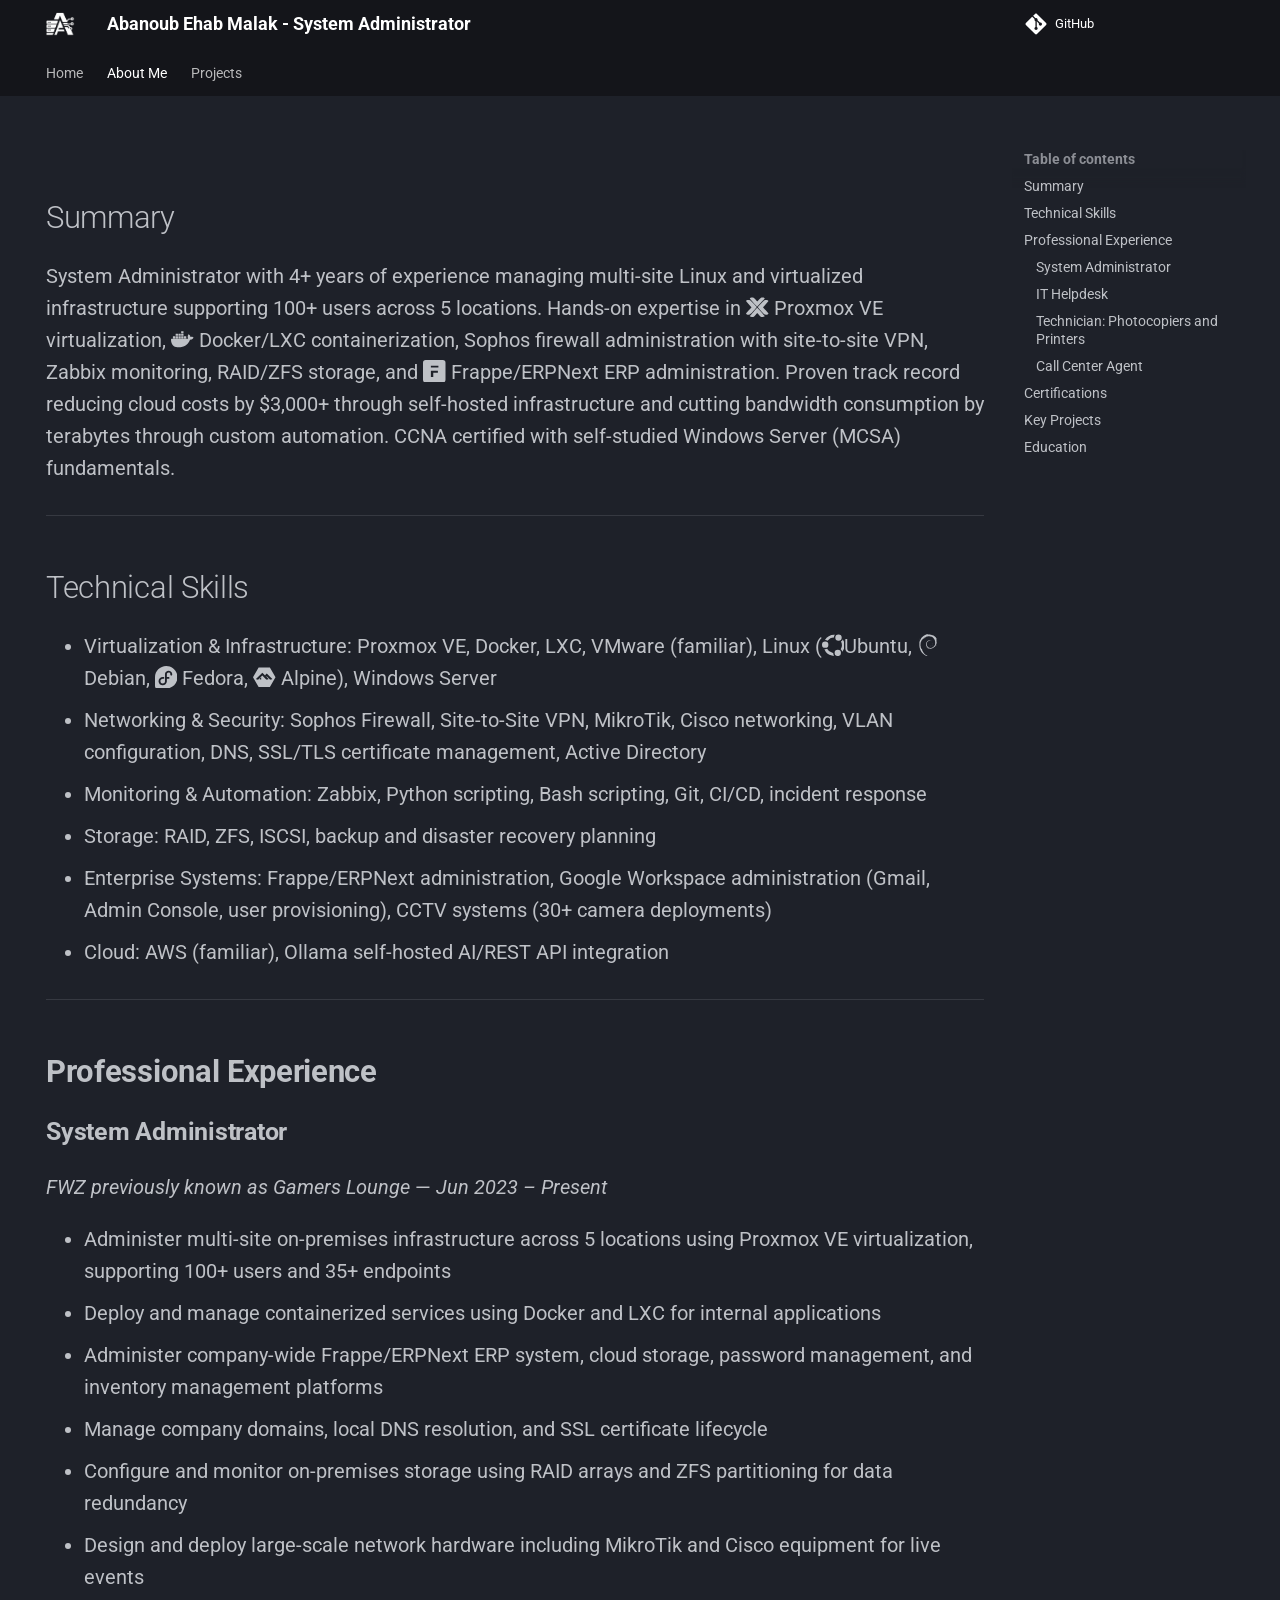
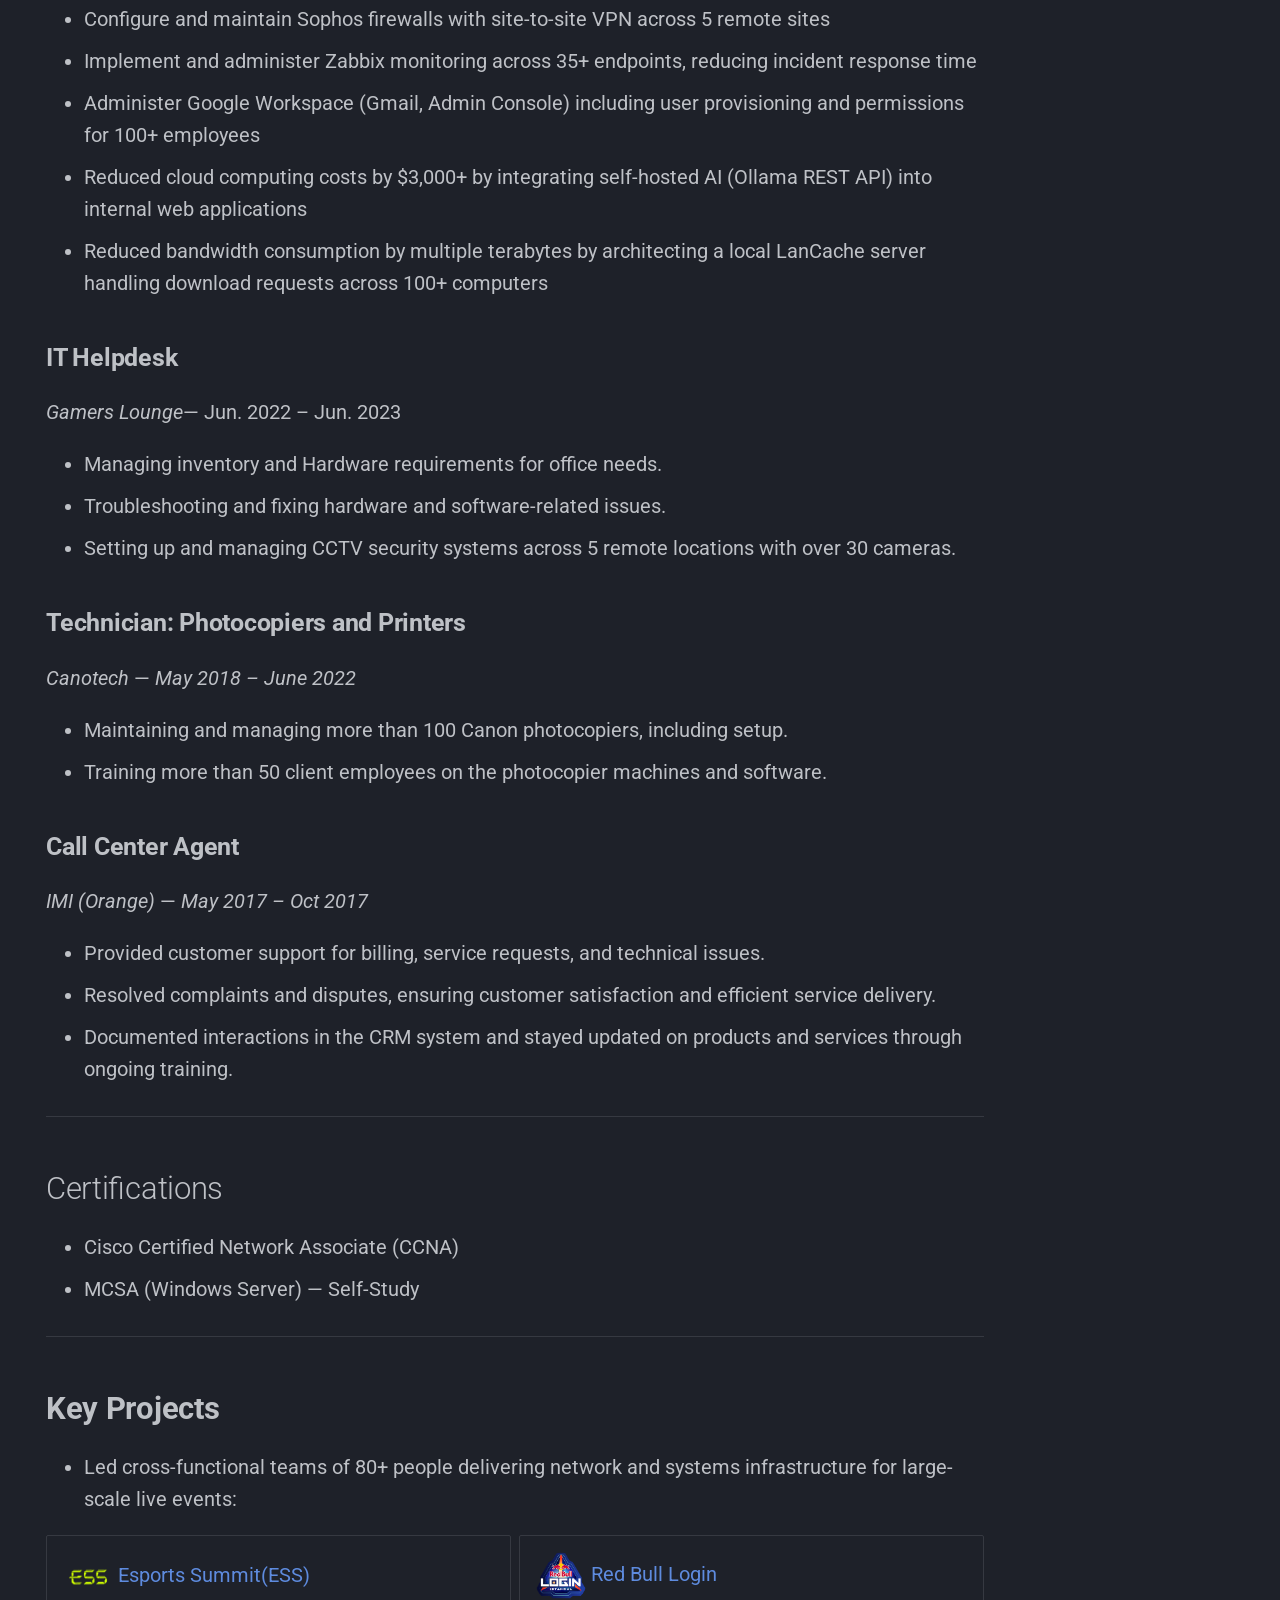
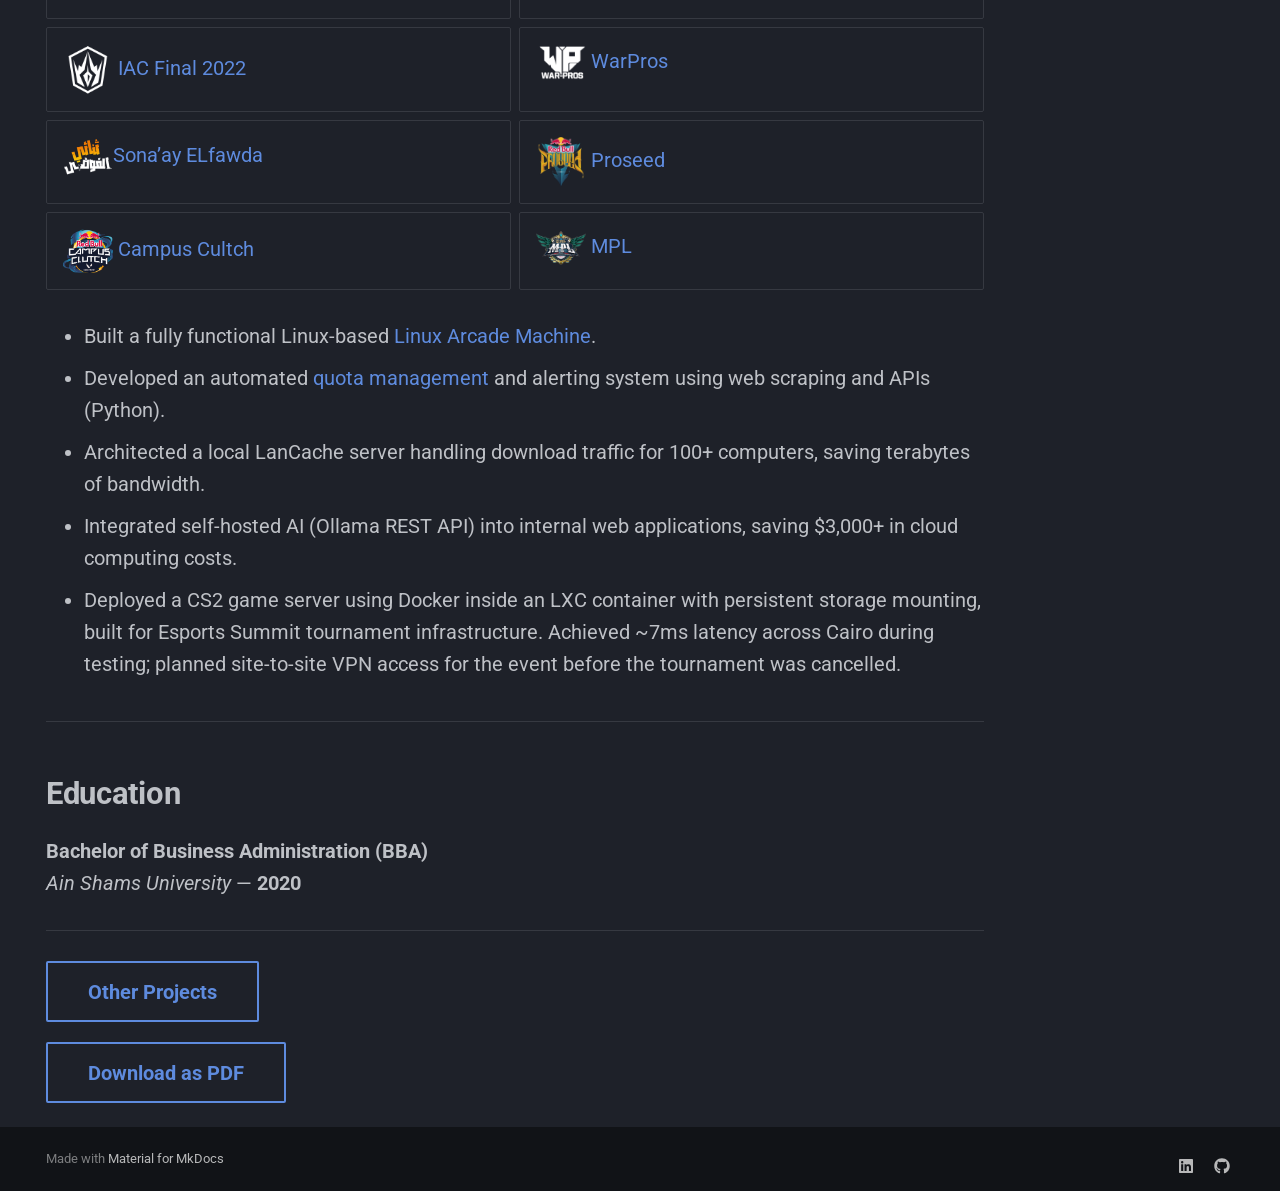
<file: About_Me/index.html>
<!doctype html>
<html lang="en" class="no-js">
  <head>
    
      <meta charset="utf-8">
      <meta name="viewport" content="width=device-width,initial-scale=1">
      
        <meta name="description" content="System Administrator specializing in multi-site Linux infrastructure, virtualization (Proxmox VE), and self-hosted solutions in Cairo, Egypt.">
      
      
      
        <link rel="canonical" href="https://abanoubehab.github.io/About_Me/">
      
      
        <link rel="prev" href="..">
      
      
        <link rel="next" href="../Projects/">
      
      
        
      
      
      <link rel="icon" href="../assets/logo.png">
      <meta name="generator" content="mkdocs-1.6.1, mkdocs-material-9.7.7">
    
    
      
        <title>About Me - Abanoub Ehab Malak - System Administrator</title>
      
    
    
      <link rel="stylesheet" href="../assets/stylesheets/main.ec1eaa64.min.css">
      
        
        <link rel="stylesheet" href="../assets/stylesheets/palette.ab4e12ef.min.css">
      
      


    
    
      
    
    
      
        
        
        <link rel="preconnect" href="https://fonts.gstatic.com" crossorigin>
        <link rel="stylesheet" href="https://fonts.googleapis.com/css?family=Roboto:300,300i,400,400i,700,700i%7CRoboto+Mono:400,400i,700,700i&display=fallback">
        <style>:root{--md-text-font:"Roboto";--md-code-font:"Roboto Mono"}</style>
      
    
    
      <link rel="stylesheet" href="../stylesheets/extra.css">
    
    <script>__md_scope=new URL("..",location),__md_hash=e=>[...e].reduce(((e,_)=>(e<<5)-e+_.charCodeAt(0)),0),__md_get=(e,_=localStorage,t=__md_scope)=>JSON.parse(_.getItem(t.pathname+"."+e)),__md_set=(e,_,t=localStorage,a=__md_scope)=>{try{t.setItem(a.pathname+"."+e,JSON.stringify(_))}catch(e){}}</script>
    
      

    
    
  </head>
  
  
    
    
      
    
    
    
    
    <body dir="ltr" data-md-color-scheme="slate" data-md-color-primary="black" data-md-color-accent="indigo">
  
    
    <input class="md-toggle" data-md-toggle="drawer" type="checkbox" id="__drawer" autocomplete="off">
    <input class="md-toggle" data-md-toggle="search" type="checkbox" id="__search" autocomplete="off">
    <label class="md-overlay" for="__drawer"></label>
    <div data-md-component="skip">
      
        
        <a href="#_1" class="md-skip">
          Skip to content
        </a>
      
    </div>
    <div data-md-component="announce">
      
    </div>
    
    
      

<header class="md-header" data-md-component="header">
  <nav class="md-header__inner md-grid" aria-label="Header">
    <a href=".." title="Abanoub Ehab Malak - System Administrator" class="md-header__button md-logo" aria-label="Abanoub Ehab Malak - System Administrator" data-md-component="logo">
      
  <img src="../assets/logo.png" alt="logo">

    </a>
    <label class="md-header__button md-icon" for="__drawer">
      
      <svg xmlns="http://www.w3.org/2000/svg" viewBox="0 0 24 24"><path d="M3 6h18v2H3zm0 5h18v2H3zm0 5h18v2H3z"/></svg>
    </label>
    <div class="md-header__title" data-md-component="header-title">
      <div class="md-header__ellipsis">
        <div class="md-header__topic">
          <span class="md-ellipsis">
            Abanoub Ehab Malak - System Administrator
          </span>
        </div>
        <div class="md-header__topic" data-md-component="header-topic">
          <span class="md-ellipsis">
            
              About Me
            
          </span>
        </div>
      </div>
    </div>
    
      
        <form class="md-header__option" data-md-component="palette">
  
    
    
    
    <input class="md-option" data-md-color-media="(prefers-color-scheme: dark)" data-md-color-scheme="slate" data-md-color-primary="black" data-md-color-accent="indigo"  aria-hidden="true"  type="radio" name="__palette" id="__palette_0">
    
  
</form>
      
    
    
      <script>var palette=__md_get("__palette");if(palette&&palette.color){if("(prefers-color-scheme)"===palette.color.media){var media=matchMedia("(prefers-color-scheme: light)"),input=document.querySelector(media.matches?"[data-md-color-media='(prefers-color-scheme: light)']":"[data-md-color-media='(prefers-color-scheme: dark)']");palette.color.media=input.getAttribute("data-md-color-media"),palette.color.scheme=input.getAttribute("data-md-color-scheme"),palette.color.primary=input.getAttribute("data-md-color-primary"),palette.color.accent=input.getAttribute("data-md-color-accent")}for(var[key,value]of Object.entries(palette.color))document.body.setAttribute("data-md-color-"+key,value)}</script>
    
    
    
      
      
        <label class="md-header__button md-icon" for="__search">
          
          <svg xmlns="http://www.w3.org/2000/svg" viewBox="0 0 24 24"><path d="M9.5 3A6.5 6.5 0 0 1 16 9.5c0 1.61-.59 3.09-1.56 4.23l.27.27h.79l5 5-1.5 1.5-5-5v-.79l-.27-.27A6.52 6.52 0 0 1 9.5 16 6.5 6.5 0 0 1 3 9.5 6.5 6.5 0 0 1 9.5 3m0 2C7 5 5 7 5 9.5S7 14 9.5 14 14 12 14 9.5 12 5 9.5 5"/></svg>
        </label>
        <div class="md-search" data-md-component="search" role="dialog">
  <label class="md-search__overlay" for="__search"></label>
  <div class="md-search__inner" role="search">
    <form class="md-search__form" name="search">
      <input type="text" class="md-search__input" name="query" aria-label="Search" placeholder="Search" autocapitalize="off" autocorrect="off" autocomplete="off" spellcheck="false" data-md-component="search-query" required>
      <label class="md-search__icon md-icon" for="__search">
        
        <svg xmlns="http://www.w3.org/2000/svg" viewBox="0 0 24 24"><path d="M9.5 3A6.5 6.5 0 0 1 16 9.5c0 1.61-.59 3.09-1.56 4.23l.27.27h.79l5 5-1.5 1.5-5-5v-.79l-.27-.27A6.52 6.52 0 0 1 9.5 16 6.5 6.5 0 0 1 3 9.5 6.5 6.5 0 0 1 9.5 3m0 2C7 5 5 7 5 9.5S7 14 9.5 14 14 12 14 9.5 12 5 9.5 5"/></svg>
        
        <svg xmlns="http://www.w3.org/2000/svg" viewBox="0 0 24 24"><path d="M20 11v2H8l5.5 5.5-1.42 1.42L4.16 12l7.92-7.92L13.5 5.5 8 11z"/></svg>
      </label>
      <nav class="md-search__options" aria-label="Search">
        
        <button type="reset" class="md-search__icon md-icon" title="Clear" aria-label="Clear" tabindex="-1">
          
          <svg xmlns="http://www.w3.org/2000/svg" viewBox="0 0 24 24"><path d="M19 6.41 17.59 5 12 10.59 6.41 5 5 6.41 10.59 12 5 17.59 6.41 19 12 13.41 17.59 19 19 17.59 13.41 12z"/></svg>
        </button>
      </nav>
      
    </form>
    <div class="md-search__output">
      <div class="md-search__scrollwrap" tabindex="0" data-md-scrollfix>
        <div class="md-search-result" data-md-component="search-result">
          <div class="md-search-result__meta">
            Initializing search
          </div>
          <ol class="md-search-result__list" role="presentation"></ol>
        </div>
      </div>
    </div>
  </div>
</div>
      
    
    
      <div class="md-header__source">
        <a href="https://github.com/AbanoubEhab/AbanoubEhab.github.io" title="Go to repository" class="md-source" data-md-component="source">
  <div class="md-source__icon md-icon">
    
    <svg xmlns="http://www.w3.org/2000/svg" viewBox="0 0 448 512"><!--! Font Awesome Free 7.1.0 by @fontawesome - https://fontawesome.com License - https://fontawesome.com/license/free (Icons: CC BY 4.0, Fonts: SIL OFL 1.1, Code: MIT License) Copyright 2025 Fonticons, Inc.--><path d="M439.6 236.1 244 40.5c-5.4-5.5-12.8-8.5-20.4-8.5s-15 3-20.4 8.4L162.5 81l51.5 51.5c27.1-9.1 52.7 16.8 43.4 43.7l49.7 49.7c34.2-11.8 61.2 31 35.5 56.7-26.5 26.5-70.2-2.9-56-37.3L240.3 199v121.9c25.3 12.5 22.3 41.8 9.1 55-6.4 6.4-15.2 10.1-24.3 10.1s-17.8-3.6-24.3-10.1c-17.6-17.6-11.1-46.9 11.2-56v-123c-20.8-8.5-24.6-30.7-18.6-45L142.6 101 8.5 235.1C3 240.6 0 247.9 0 255.5s3 15 8.5 20.4l195.6 195.7c5.4 5.4 12.7 8.4 20.4 8.4s15-3 20.4-8.4l194.7-194.7c5.4-5.4 8.4-12.8 8.4-20.4s-3-15-8.4-20.4"/></svg>
  </div>
  <div class="md-source__repository">
    GitHub
  </div>
</a>
      </div>
    
  </nav>
  
</header>
    
    <div class="md-container" data-md-component="container">
      
      
        
          
            
<nav class="md-tabs" aria-label="Tabs" data-md-component="tabs">
  <div class="md-grid">
    <ul class="md-tabs__list">
      
        
  
  
  
  
    <li class="md-tabs__item">
      <a href=".." class="md-tabs__link">
        
  
  
    
  
  Home

      </a>
    </li>
  

      
        
  
  
  
    
  
  
    <li class="md-tabs__item md-tabs__item--active">
      <a href="./" class="md-tabs__link">
        
  
  
    
  
  About Me

      </a>
    </li>
  

      
        
  
  
  
  
    <li class="md-tabs__item">
      <a href="../Projects/" class="md-tabs__link">
        
  
  
    
  
  Projects

      </a>
    </li>
  

      
    </ul>
  </div>
</nav>
          
        
      
      <main class="md-main" data-md-component="main">
        <div class="md-main__inner md-grid">
          
            
              
                
              
              <div class="md-sidebar md-sidebar--primary" data-md-component="sidebar" data-md-type="navigation" hidden>
                <div class="md-sidebar__scrollwrap">
                  <div class="md-sidebar__inner">
                    


  


<nav class="md-nav md-nav--primary md-nav--lifted" aria-label="Navigation" data-md-level="0">
  <label class="md-nav__title" for="__drawer">
    <a href=".." title="Abanoub Ehab Malak - System Administrator" class="md-nav__button md-logo" aria-label="Abanoub Ehab Malak - System Administrator" data-md-component="logo">
      
  <img src="../assets/logo.png" alt="logo">

    </a>
    Abanoub Ehab Malak - System Administrator
  </label>
  
    <div class="md-nav__source">
      <a href="https://github.com/AbanoubEhab/AbanoubEhab.github.io" title="Go to repository" class="md-source" data-md-component="source">
  <div class="md-source__icon md-icon">
    
    <svg xmlns="http://www.w3.org/2000/svg" viewBox="0 0 448 512"><!--! Font Awesome Free 7.1.0 by @fontawesome - https://fontawesome.com License - https://fontawesome.com/license/free (Icons: CC BY 4.0, Fonts: SIL OFL 1.1, Code: MIT License) Copyright 2025 Fonticons, Inc.--><path d="M439.6 236.1 244 40.5c-5.4-5.5-12.8-8.5-20.4-8.5s-15 3-20.4 8.4L162.5 81l51.5 51.5c27.1-9.1 52.7 16.8 43.4 43.7l49.7 49.7c34.2-11.8 61.2 31 35.5 56.7-26.5 26.5-70.2-2.9-56-37.3L240.3 199v121.9c25.3 12.5 22.3 41.8 9.1 55-6.4 6.4-15.2 10.1-24.3 10.1s-17.8-3.6-24.3-10.1c-17.6-17.6-11.1-46.9 11.2-56v-123c-20.8-8.5-24.6-30.7-18.6-45L142.6 101 8.5 235.1C3 240.6 0 247.9 0 255.5s3 15 8.5 20.4l195.6 195.7c5.4 5.4 12.7 8.4 20.4 8.4s15-3 20.4-8.4l194.7-194.7c5.4-5.4 8.4-12.8 8.4-20.4s-3-15-8.4-20.4"/></svg>
  </div>
  <div class="md-source__repository">
    GitHub
  </div>
</a>
    </div>
  
  <ul class="md-nav__list" data-md-scrollfix>
    
      
      
  
  
  
  
    <li class="md-nav__item">
      <a href=".." class="md-nav__link">
        
  
  
  <span class="md-ellipsis">
    
  
    Home
  

    
  </span>
  
  

      </a>
    </li>
  

    
      
      
  
  
    
  
  
  
    <li class="md-nav__item md-nav__item--active">
      
      <input class="md-nav__toggle md-toggle" type="checkbox" id="__toc">
      
      
        
      
      
        <label class="md-nav__link md-nav__link--active" for="__toc">
          
  
  
  <span class="md-ellipsis">
    
  
    About Me
  

    
  </span>
  
  

          <span class="md-nav__icon md-icon"></span>
        </label>
      
      <a href="./" class="md-nav__link md-nav__link--active">
        
  
  
  <span class="md-ellipsis">
    
  
    About Me
  

    
  </span>
  
  

      </a>
      
        

<nav class="md-nav md-nav--secondary" aria-label="Table of contents">
  
  
  
    
  
  
    <label class="md-nav__title" for="__toc">
      <span class="md-nav__icon md-icon"></span>
      Table of contents
    </label>
    <ul class="md-nav__list" data-md-component="toc" data-md-scrollfix>
      
        <li class="md-nav__item">
  <a href="#summary" class="md-nav__link">
    <span class="md-ellipsis">
      
        Summary
      
    </span>
  </a>
  
</li>
      
        <li class="md-nav__item">
  <a href="#technical-skills" class="md-nav__link">
    <span class="md-ellipsis">
      
        Technical Skills
      
    </span>
  </a>
  
</li>
      
        <li class="md-nav__item">
  <a href="#professional-experience" class="md-nav__link">
    <span class="md-ellipsis">
      
        Professional Experience
      
    </span>
  </a>
  
    <nav class="md-nav" aria-label="Professional Experience">
      <ul class="md-nav__list">
        
          <li class="md-nav__item">
  <a href="#system-administrator" class="md-nav__link">
    <span class="md-ellipsis">
      
        System Administrator
      
    </span>
  </a>
  
</li>
        
          <li class="md-nav__item">
  <a href="#it-helpdesk" class="md-nav__link">
    <span class="md-ellipsis">
      
        IT Helpdesk
      
    </span>
  </a>
  
</li>
        
          <li class="md-nav__item">
  <a href="#technician-photocopiers-and-printers" class="md-nav__link">
    <span class="md-ellipsis">
      
        Technician: Photocopiers and Printers
      
    </span>
  </a>
  
</li>
        
          <li class="md-nav__item">
  <a href="#call-center-agent" class="md-nav__link">
    <span class="md-ellipsis">
      
        Call Center Agent
      
    </span>
  </a>
  
</li>
        
      </ul>
    </nav>
  
</li>
      
        <li class="md-nav__item">
  <a href="#certifications" class="md-nav__link">
    <span class="md-ellipsis">
      
        Certifications
      
    </span>
  </a>
  
</li>
      
        <li class="md-nav__item">
  <a href="#key-projects" class="md-nav__link">
    <span class="md-ellipsis">
      
        Key Projects
      
    </span>
  </a>
  
</li>
      
        <li class="md-nav__item">
  <a href="#education" class="md-nav__link">
    <span class="md-ellipsis">
      
        Education
      
    </span>
  </a>
  
</li>
      
    </ul>
  
</nav>
      
    </li>
  

    
      
      
  
  
  
  
    <li class="md-nav__item">
      <a href="../Projects/" class="md-nav__link">
        
  
  
  <span class="md-ellipsis">
    
  
    Projects
  

    
  </span>
  
  

      </a>
    </li>
  

    
  </ul>
</nav>
                  </div>
                </div>
              </div>
            
            
              
                
              
              <div class="md-sidebar md-sidebar--secondary" data-md-component="sidebar" data-md-type="toc" >
                <div class="md-sidebar__scrollwrap">
                  <div class="md-sidebar__inner">
                    

<nav class="md-nav md-nav--secondary" aria-label="Table of contents">
  
  
  
    
  
  
    <label class="md-nav__title" for="__toc">
      <span class="md-nav__icon md-icon"></span>
      Table of contents
    </label>
    <ul class="md-nav__list" data-md-component="toc" data-md-scrollfix>
      
        <li class="md-nav__item">
  <a href="#summary" class="md-nav__link">
    <span class="md-ellipsis">
      
        Summary
      
    </span>
  </a>
  
</li>
      
        <li class="md-nav__item">
  <a href="#technical-skills" class="md-nav__link">
    <span class="md-ellipsis">
      
        Technical Skills
      
    </span>
  </a>
  
</li>
      
        <li class="md-nav__item">
  <a href="#professional-experience" class="md-nav__link">
    <span class="md-ellipsis">
      
        Professional Experience
      
    </span>
  </a>
  
    <nav class="md-nav" aria-label="Professional Experience">
      <ul class="md-nav__list">
        
          <li class="md-nav__item">
  <a href="#system-administrator" class="md-nav__link">
    <span class="md-ellipsis">
      
        System Administrator
      
    </span>
  </a>
  
</li>
        
          <li class="md-nav__item">
  <a href="#it-helpdesk" class="md-nav__link">
    <span class="md-ellipsis">
      
        IT Helpdesk
      
    </span>
  </a>
  
</li>
        
          <li class="md-nav__item">
  <a href="#technician-photocopiers-and-printers" class="md-nav__link">
    <span class="md-ellipsis">
      
        Technician: Photocopiers and Printers
      
    </span>
  </a>
  
</li>
        
          <li class="md-nav__item">
  <a href="#call-center-agent" class="md-nav__link">
    <span class="md-ellipsis">
      
        Call Center Agent
      
    </span>
  </a>
  
</li>
        
      </ul>
    </nav>
  
</li>
      
        <li class="md-nav__item">
  <a href="#certifications" class="md-nav__link">
    <span class="md-ellipsis">
      
        Certifications
      
    </span>
  </a>
  
</li>
      
        <li class="md-nav__item">
  <a href="#key-projects" class="md-nav__link">
    <span class="md-ellipsis">
      
        Key Projects
      
    </span>
  </a>
  
</li>
      
        <li class="md-nav__item">
  <a href="#education" class="md-nav__link">
    <span class="md-ellipsis">
      
        Education
      
    </span>
  </a>
  
</li>
      
    </ul>
  
</nav>
                  </div>
                </div>
              </div>
            
          
          
            <div class="md-content" data-md-component="content">
              
              <article class="md-content__inner md-typeset">
                
                  
  



  
  


<h1 id="_1"></h1>
<h2 id="summary">Summary</h2>
<p>System Administrator with 4+ years of experience managing multi-site Linux and virtualized
infrastructure supporting 100+ users across 5 locations. Hands-on expertise in <span class="twemoji"><svg xmlns="http://www.w3.org/2000/svg" viewBox="0 0 24 24"><path d="M4.928 1.825c-1.09.553-1.09.64-.07 1.78 5.655 6.295 7.004 7.782 7.107 7.782.139.017 7.971-8.542 8.058-8.801.034-.07-.208-.312-.519-.536-.415-.312-.864-.433-1.712-.467-1.59-.104-2.144.242-4.115 2.455-.899 1.003-1.66 1.833-1.66 1.833-.017 0-.76-.813-1.642-1.798S8.473 2.1 8.127 1.91c-.796-.45-2.421-.484-3.2-.086zM1.297 4.367C.45 4.695 0 5.007 0 5.248c0 .121 1.331 1.678 2.94 3.459 1.625 1.78 2.939 3.268 2.939 3.302s-1.331 1.522-2.94 3.303C1.314 17.11.017 18.683.035 18.822c.086.467 1.504 1.055 2.541 1.055 1.678-.018 2.058-.312 5.603-4.202 1.78-1.954 3.233-3.614 3.233-3.666 0-.069-1.435-1.694-3.199-3.63-2.3-2.508-3.423-3.632-3.96-3.874-.812-.398-2.126-.467-2.956-.138m18.467.12c-.502.26-1.764 1.505-3.943 3.891-1.763 1.937-3.199 3.562-3.199 3.631 0 .07 1.453 1.712 3.234 3.666 3.544 3.89 3.925 4.184 5.602 4.202 1.038 0 2.455-.588 2.542-1.055.017-.156-1.28-1.712-2.905-3.493-1.608-1.78-2.94-3.285-2.94-3.32s1.332-1.539 2.94-3.32C22.72 6.91 24.017 5.352 24 5.214c-.087-.45-1.366-.968-2.473-1.038-.795-.034-1.21.035-1.763.312zM7.954 16.973c-2.144 2.369-3.908 4.374-3.943 4.46-.034.07.208.312.52.537.414.311.864.432 1.711.467 1.574.103 2.161-.26 4.15-2.508.864-.968 1.608-1.78 1.625-1.78s.761.812 1.643 1.798c2.023 2.248 2.559 2.576 4.132 2.49.848-.035 1.297-.156 1.712-.467.311-.225.553-.467.519-.536-.087-.26-7.92-8.819-8.058-8.801-.069 0-1.867 1.954-4.011 4.34"/></svg></span> Proxmox VE
virtualization, <span class="twemoji"><svg xmlns="http://www.w3.org/2000/svg" viewBox="0 0 24 24"><path d="M13.983 11.078h2.119a.186.186 0 0 0 .186-.185V9.006a.186.186 0 0 0-.186-.186h-2.119a.185.185 0 0 0-.185.185v1.888c0 .102.083.185.185.185m-2.954-5.43h2.118a.186.186 0 0 0 .186-.186V3.574a.186.186 0 0 0-.186-.185h-2.118a.185.185 0 0 0-.185.185v1.888c0 .102.082.185.185.185m0 2.716h2.118a.187.187 0 0 0 .186-.186V6.29a.186.186 0 0 0-.186-.185h-2.118a.185.185 0 0 0-.185.185v1.887c0 .102.082.185.185.186m-2.93 0h2.12a.186.186 0 0 0 .184-.186V6.29a.185.185 0 0 0-.185-.185H8.1a.185.185 0 0 0-.185.185v1.887c0 .102.083.185.185.186m-2.964 0h2.119a.186.186 0 0 0 .185-.186V6.29a.185.185 0 0 0-.185-.185H5.136a.186.186 0 0 0-.186.185v1.887c0 .102.084.185.186.186m5.893 2.715h2.118a.186.186 0 0 0 .186-.185V9.006a.186.186 0 0 0-.186-.186h-2.118a.185.185 0 0 0-.185.185v1.888c0 .102.082.185.185.185m-2.93 0h2.12a.185.185 0 0 0 .184-.185V9.006a.185.185 0 0 0-.184-.186h-2.12a.185.185 0 0 0-.184.185v1.888c0 .102.083.185.185.185m-2.964 0h2.119a.185.185 0 0 0 .185-.185V9.006a.185.185 0 0 0-.184-.186h-2.12a.186.186 0 0 0-.186.186v1.887c0 .102.084.185.186.185m-2.92 0h2.12a.185.185 0 0 0 .184-.185V9.006a.185.185 0 0 0-.184-.186h-2.12a.185.185 0 0 0-.184.185v1.888c0 .102.082.185.185.185M23.763 9.89c-.065-.051-.672-.51-1.954-.51q-.508.001-1.01.087c-.248-1.7-1.653-2.53-1.716-2.566l-.344-.199-.226.327c-.284.438-.49.922-.612 1.43-.23.97-.09 1.882.403 2.661-.595.332-1.55.413-1.744.42H.751a.75.75 0 0 0-.75.748 11.4 11.4 0 0 0 .692 4.062c.545 1.428 1.355 2.48 2.41 3.124 1.18.723 3.1 1.137 5.275 1.137a15.7 15.7 0 0 0 2.93-.266 12.3 12.3 0 0 0 3.823-1.389 10.5 10.5 0 0 0 2.61-2.136c1.252-1.418 1.998-2.997 2.553-4.4h.221c1.372 0 2.215-.549 2.68-1.009.309-.293.55-.65.707-1.046l.098-.288Z"/></svg></span> Docker/LXC containerization, Sophos firewall administration with site-to-site VPN,
Zabbix monitoring, RAID/ZFS storage, and <span class="twemoji"><svg xmlns="http://www.w3.org/2000/svg" viewBox="0 0 24 24"><path d="M2.88 0A2.88 2.88 0 0 0 0 2.88v18.24A2.88 2.88 0 0 0 2.88 24h18.24A2.88 2.88 0 0 0 24 21.12V2.88A2.88 2.88 0 0 0 21.12 0zM8.4 6h8.024v2.111H8.4zm0 5.385h7.49v2.113h-4.93V18H8.4z"/></svg></span> Frappe/ERPNext ERP administration. Proven track record
reducing cloud costs by $3,000+ through self-hosted infrastructure and cutting bandwidth
consumption by terabytes through custom automation. CCNA certified with self-studied Windows
Server (MCSA) fundamentals.</p>
<hr />
<h2 id="technical-skills">Technical Skills</h2>
<ul>
<li>Virtualization &amp; Infrastructure: Proxmox VE, Docker, LXC, VMware (familiar), Linux (<span class="twemoji"><svg xmlns="http://www.w3.org/2000/svg" viewBox="0 0 24 24"><path d="M17.61.455a3.41 3.41 0 0 0-3.41 3.41 3.41 3.41 0 0 0 3.41 3.41 3.41 3.41 0 0 0 3.41-3.41 3.41 3.41 0 0 0-3.41-3.41M12.92.8C8.923.777 5.137 2.941 3.148 6.451a5 5 0 0 1 .26-.007 4.9 4.9 0 0 1 2.585.737A8.32 8.32 0 0 1 12.688 3.6 4.94 4.94 0 0 1 13.723.834 11 11 0 0 0 12.92.8m9.226 4.994a4.9 4.9 0 0 1-1.918 2.246 8.36 8.36 0 0 1-.273 8.303 4.9 4.9 0 0 1 1.632 2.54 11.16 11.16 0 0 0 .559-13.089M3.41 7.932A3.41 3.41 0 0 0 0 11.342a3.41 3.41 0 0 0 3.41 3.409 3.41 3.41 0 0 0 3.41-3.41 3.41 3.41 0 0 0-3.41-3.41zm2.027 7.866a4.9 4.9 0 0 1-2.915.358 11.1 11.1 0 0 0 7.991 6.698 11.2 11.2 0 0 0 2.422.249 4.88 4.88 0 0 1-.999-2.85 9 9 0 0 1-.836-.136 8.3 8.3 0 0 1-5.663-4.32zm11.405.928a3.41 3.41 0 0 0-3.41 3.41 3.41 3.41 0 0 0 3.41 3.41 3.41 3.41 0 0 0 3.41-3.41 3.41 3.41 0 0 0-3.41-3.41"/></svg></span>Ubuntu,
<span class="twemoji"><svg xmlns="http://www.w3.org/2000/svg" viewBox="0 0 24 24"><path d="M13.88 12.685c-.4 0 .08.2.601.28.14-.1.27-.22.39-.33a3 3 0 0 1-.99.05m2.14-.53c.23-.33.4-.69.47-1.06-.06.27-.2.5-.33.73-.75.47-.07-.27 0-.56-.8 1.01-.11.6-.14.89m.781-2.05c.05-.721-.14-.501-.2-.221.07.04.13.5.2.22M12.38.31c.2.04.45.07.42.12.23-.05.28-.1-.43-.12m.43.12-.15.03.14-.01V.43m6.633 9.944c.02.64-.2.95-.38 1.5l-.35.181c-.28.54.03.35-.17.78-.44.39-1.34 1.22-1.62 1.301-.201 0 .14-.25.19-.34-.591.4-.481.6-1.371.85l-.03-.06c-2.221 1.04-5.303-1.02-5.253-3.842-.03.17-.07.13-.12.2a3.55 3.55 0 0 1 2.001-3.501 3.36 3.36 0 0 1 3.732.48 3.34 3.34 0 0 0-2.721-1.3c-1.18.01-2.281.76-2.651 1.57-.6.38-.67 1.47-.93 1.661-.361 2.601.66 3.722 2.38 5.042.27.19.08.21.12.35a4.7 4.7 0 0 1-1.53-1.16c.23.33.47.66.8.91-.55-.18-1.27-1.3-1.48-1.35.93 1.66 3.78 2.921 5.261 2.3a6.2 6.2 0 0 1-2.33-.28c-.33-.16-.77-.51-.7-.57a5.802 5.803 0 0 0 5.902-.84c.44-.35.93-.94 1.07-.95-.2.32.04.16-.12.44.44-.72-.2-.3.46-1.24l.24.33c-.09-.6.74-1.321.66-2.262.19-.3.2.3 0 .97.29-.74.08-.85.15-1.46.08.2.18.42.23.63-.18-.7.2-1.2.28-1.6-.09-.05-.28.3-.32-.53 0-.37.1-.2.14-.28-.08-.05-.26-.32-.38-.861.08-.13.22.33.34.34-.08-.42-.2-.75-.2-1.08-.34-.68-.12.1-.4-.3-.34-1.091.3-.25.34-.74.54.77.84 1.96.981 2.46-.1-.6-.28-1.2-.49-1.76.16.07-.26-1.241.21-.37A7.82 7.82 0 0 0 17.702 1.6c.18.17.42.39.33.42-.75-.45-.62-.48-.73-.67-.61-.25-.65.02-1.06 0C15.082.73 14.862.8 13.8.4l.05.23c-.77-.25-.9.1-1.73 0-.05-.04.27-.14.53-.18-.741.1-.701-.14-1.431.03.17-.13.36-.21.55-.32-.6.04-1.44.35-1.18.07C9.6.68 7.847 1.3 6.867 2.22L6.838 2c-.45.54-1.96 1.611-2.08 2.311l-.131.03c-.23.4-.38.85-.57 1.261-.3.52-.45.2-.4.28-.6 1.22-.9 2.251-1.16 3.102.18.27 0 1.65.07 2.76-.3 5.463 3.84 10.776 8.363 12.006.67.23 1.65.23 2.49.25-.99-.28-1.12-.15-2.08-.49-.7-.32-.85-.7-1.34-1.13l.2.35c-.971-.34-.57-.42-1.361-.67l.21-.27c-.31-.03-.83-.53-.97-.81l-.34.01c-.41-.501-.63-.871-.61-1.161l-.111.2c-.13-.21-1.52-1.901-.8-1.511-.13-.12-.31-.2-.5-.55l.14-.17c-.35-.44-.64-1.02-.62-1.2.2.24.32.3.45.33-.88-2.172-.93-.12-1.601-2.202l.15-.02c-.1-.16-.18-.34-.26-.51l.06-.6c-.63-.74-.18-3.102-.09-4.402.07-.54.53-1.1.88-1.981l-.21-.04c.4-.71 2.341-2.872 3.241-2.761.43-.55-.09 0-.18-.14.96-.991 1.26-.7 1.901-.88.7-.401-.6.16-.27-.151 1.2-.3.85-.7 2.421-.85.16.1-.39.14-.52.26 1-.49 3.151-.37 4.562.27 1.63.77 3.461 3.011 3.531 5.132l.08.02c-.04.85.13 1.821-.17 2.711l.2-.42M9.54 13.236l-.05.28c.26.35.47.73.8 1.01-.24-.47-.42-.66-.75-1.3m.62-.02c-.14-.15-.22-.34-.31-.52.08.32.26.6.43.88zm10.945-2.382-.07.15c-.1.76-.34 1.511-.69 2.212.4-.73.65-1.541.75-2.362M12.45.12c.27-.1.66-.05.95-.12-.37.03-.74.05-1.1.1zM3.006 5.142c.07.57-.43.8.11.42.3-.66-.11-.18-.1-.42m-.64 2.661c.12-.39.15-.62.2-.84-.35.44-.17.53-.2.83"/></svg></span> Debian, <span class="twemoji"><svg xmlns="http://www.w3.org/2000/svg" viewBox="0 0 24 24"><path d="M12.001 0C5.376 0 .008 5.369.004 11.992H.002v9.287h.002A2.726 2.726 0 0 0 2.73 24h9.275c6.626-.004 11.993-5.372 11.993-11.997C23.998 5.375 18.628 0 12 0zm2.431 4.94c2.015 0 3.917 1.543 3.917 3.671 0 .197.001.395-.03.619a1 1 0 0 1-1.137.893 1 1 0 0 1-.842-1.175 3 3 0 0 0 .013-.337c0-1.207-.987-1.672-1.92-1.672-.934 0-1.775.784-1.777 1.672.016 1.027 0 2.046 0 3.07l1.732-.012c1.352-.028 1.368 2.009.016 1.998l-1.748.013c-.004.826.006.677.002 1.093 0 0 .015 1.01-.016 1.776-.209 2.25-2.124 4.046-4.424 4.046-2.438 0-4.448-1.993-4.448-4.437.073-2.515 2.078-4.492 4.603-4.469l1.409-.01v1.996l-1.409.013h-.007c-1.388.04-2.577.984-2.6 2.47a2.44 2.44 0 0 0 2.452 2.439c1.356 0 2.441-.987 2.441-2.437l-.001-7.557c0-.14.005-.252.02-.407.23-1.848 1.883-3.256 3.754-3.256"/></svg></span> Fedora, <span class="twemoji"><svg xmlns="http://www.w3.org/2000/svg" viewBox="0 0 24 24"><path d="M5.998 1.607 0 12l5.998 10.393h12.004L24 12 18.002 1.607zM9.965 7.12 12.66 9.9l1.598 1.595.002-.002 2.41 2.363q-.299.208-.563.344a4 4 0 0 1-.496.217 3 3 0 0 1-.425.111q-.196.034-.358.034-.194-.002-.338-.034a1.3 1.3 0 0 1-.24-.072 1 1 0 0 1-.2-.113l-1.062-1.092-3.039-3.041-1.1 1.053-3.07 3.072a1 1 0 0 1-.2.111 1.3 1.3 0 0 1-.237.073 1.7 1.7 0 0 1-.338.033q-.162.001-.358-.031a3 3 0 0 1-.425-.114 4 4 0 0 1-.496-.217 5 5 0 0 1-.563-.343zm4.72.785 4.579 4.598 1.382 1.353a5 5 0 0 1-.564.344 4 4 0 0 1-.494.217 3 3 0 0 1-.426.111q-.196.034-.36.034-.193-.002-.337-.034a1.3 1.3 0 0 1-.385-.146.2.2 0 0 1-.053-.04l-1.232-1.218-2.111-2.111-.334.334L12.79 9.8l1.896-1.897zm-5.966 4.12v2.529a2 2 0 0 1-.356-.035 3 3 0 0 1-.422-.116 4 4 0 0 1-.488-.214 5 5 0 0 1-.555-.34l1.82-1.825Z"/></svg></span> Alpine), Windows Server</li>
<li>Networking &amp; Security: Sophos Firewall, Site-to-Site VPN, MikroTik, Cisco networking, VLAN
configuration, DNS, SSL/TLS certificate management, Active Directory</li>
<li>Monitoring &amp; Automation: Zabbix, Python scripting, Bash scripting, Git, CI/CD, incident response</li>
<li>Storage: RAID, ZFS, ISCSI, backup and disaster recovery planning</li>
<li>Enterprise Systems: Frappe/ERPNext administration, Google Workspace administration (Gmail,
Admin Console, user provisioning), CCTV systems (30+ camera deployments)</li>
<li>Cloud: AWS (familiar), Ollama self-hosted AI/REST API integration</li>
</ul>
<hr />
<h2 id="professional-experience"><strong>Professional Experience</strong></h2>
<h3 id="system-administrator"><strong>System Administrator</strong></h3>
<p><em>FWZ previously known as Gamers Lounge</em> — <em>Jun 2023 – Present</em></p>
<ul>
<li>Administer multi-site on-premises infrastructure across 5 locations using Proxmox VE
virtualization, supporting 100+ users and 35+ endpoints</li>
<li>Deploy and manage containerized services using Docker and LXC for internal applications</li>
<li>Administer company-wide Frappe/ERPNext ERP system, cloud storage, password management,
and inventory management platforms</li>
<li>Manage company domains, local DNS resolution, and SSL certificate lifecycle</li>
<li>Configure and monitor on-premises storage using RAID arrays and ZFS partitioning for data
redundancy</li>
<li>Design and deploy large-scale network hardware including MikroTik and Cisco equipment for
live events</li>
<li>Configure and maintain Sophos firewalls with site-to-site VPN across 5 remote sites</li>
<li>Implement and administer Zabbix monitoring across 35+ endpoints, reducing incident response
time</li>
<li>Administer Google Workspace (Gmail, Admin Console) including user provisioning and
permissions for 100+ employees</li>
<li>Reduced cloud computing costs by $3,000+ by integrating self-hosted AI (Ollama REST API) into
internal web applications</li>
<li>Reduced bandwidth consumption by multiple terabytes by architecting a local LanCache server
handling download requests across 100+ computers</li>
</ul>
<h3 id="it-helpdesk"><strong>IT Helpdesk</strong></h3>
<p><em>Gamers Lounge</em>—  Jun. 2022 – Jun. 2023</p>
<ul>
<li>Managing inventory and Hardware requirements for office needs.  </li>
<li>Troubleshooting and fixing hardware and software-related issues.  </li>
<li>Setting up and managing CCTV security systems across 5 remote locations with over 30 cameras.</li>
</ul>
<h3 id="technician-photocopiers-and-printers"><strong>Technician: Photocopiers and Printers</strong></h3>
<p><em>Canotech</em> — <em>May 2018 – June 2022</em></p>
<ul>
<li>Maintaining and managing more than 100 Canon photocopiers, including setup.  </li>
<li>Training more than 50 client employees on the photocopier machines and software.</li>
</ul>
<h3 id="call-center-agent"><strong>Call Center Agent</strong></h3>
<p><em>IMI (Orange)</em> — <em>May 2017 – Oct 2017</em></p>
<ul>
<li>Provided customer support for billing, service requests, and technical issues.</li>
<li>Resolved complaints and disputes, ensuring customer satisfaction and efficient service delivery.</li>
<li>Documented interactions in the CRM system and stayed updated on products and services through ongoing training.</li>
</ul>
<hr />
<h2 id="certifications">Certifications</h2>
<ul>
<li>Cisco Certified Network Associate (CCNA)</li>
<li>MCSA (Windows Server) — Self-Study</li>
</ul>
<hr />
<h2 id="key-projects"><strong>Key Projects</strong></h2>
<ul>
<li>Led cross-functional teams of 80+ people delivering network and systems infrastructure for
large-scale live events:</li>
</ul>
<div class="grid cards">
<ul>
<li><img align="center" style="center: left;" src="../assets/ess.png" alt="ESS" width="50"/> <a href="https://www.linkedin.com/posts/abanoubehabmalak_esports-networking-infrastructure-activity-7392174317037506560-PRPq">Esports Summit(ESS)</a></li>
<li><img align="center" style="center: left;" src="../assets/login.avif" alt="login" width="50"/> <a href="https://www.linkedin.com/posts/abanoubehabmalak_reflecting-on-the-journey-of-bringing-red-activity-7260039753117417472-dXez">Red Bull Login</a></li>
<li><img align="center" style="center: left;" src="../assets/IAC.png" alt="IAC" width="50"/> <a href="https://www.linkedin.com/posts/arabhardware%2Enet_iac2022-iac2022-esports-activity-7005652485398794241-5ibR">IAC Final 2022</a></li>
<li><img align="center" style="center: left;" src="../assets/warpros.png" alt="warpros" width="50"/> <a href="https://www.linkedin.com/posts/ahmed-abdelaziz-563933130_im-so-glad-to-say-that-we-are-so-back-activity-7345831356850917376-mEnQ">WarPros</a></li>
<li><img align="center" style="center: left;" src="../assets/sona'ay_elfawda.png" alt="sona'ay_elfawda" width="50"/><a href="https://www.linkedin.com/posts/abanoubehabmalak_at-gamers-lounge-we-believe-in-transforming-activity-7277409944042115072-Kqwk">Sona’ay ELfawda</a></li>
<li><img align="center" style="center: left;" src="../assets/proseed.webp" alt="proseed" width="50"/> <a href="https://www.linkedin.com/posts/hashemalborno_esports-gamingindustry-activity-7114504284402036738-1WJB">Proseed</a></li>
<li><img align="center" style="center: left;" src="../assets/campus_clutch.png" alt="Campus Clutch" width="50"/> <a href="https://www.linkedin.com/posts/hashemalborno_esports-gamerslounge-gaming-activity-6995698318609661953-UVu1">Campus Cultch</a></li>
<li><img align="center" style="center: left;" src="../assets/MPL.png" alt="MPL" width="50"/> <a href="https://www.linkedin.com/posts/ahmed-abdel-latif-03398036_last-friday-hassan-mostafa-stadium-hosted-ugcPost-7464620223296561153-Micd">MPL</a></li>
</ul>
</div>
<ul>
<li>
<p>Built a fully functional Linux-based <a href="https://www.linkedin.com/posts/ahmed-abdel-latif-03398036_esports-gaming-redbull-ugcPost-7305184887190220800--QCB">Linux Arcade Machine</a>.</p>
</li>
<li>
<p>Developed an automated <a href="https://github.com/AbanoubEhab/we_qouta_checker_Egypt">quota management</a> and alerting system using web scraping and APIs (Python).</p>
</li>
<li>
<p>Architected a local LanCache server handling download traffic for 100+ computers, saving
terabytes of bandwidth.</p>
</li>
<li>
<p>Integrated self-hosted AI (Ollama REST API) into internal web applications, saving $3,000+ in
cloud computing costs.</p>
</li>
<li>
<p>Deployed a CS2 game server using Docker inside an LXC container with persistent storage mounting, built for Esports Summit tournament infrastructure. Achieved ~7ms latency across Cairo during testing; planned site-to-site VPN access for the event before the tournament was cancelled.</p>
</li>
</ul>
<hr />
<h2 id="education"><strong>Education</strong></h2>
<p><strong>Bachelor of Business Administration (BBA)</strong><br />
<em>Ain Shams University</em> — <strong>2020</strong>  </p>
<hr />
<p><a class="md-button" href="../Projects/">Other Projects</a></p>
<p><a class="md-button" download="Abanoub_Ehab.pdf" href="../assets/Abanoub_Ehab.pdf">Download as PDF</a></p>







  
  




  



                
              </article>
            </div>
          
          
<script>var target=document.getElementById(location.hash.slice(1));target&&target.name&&(target.checked=target.name.startsWith("__tabbed_"))</script>
        </div>
        
          <button type="button" class="md-top md-icon" data-md-component="top" hidden>
  
  <svg xmlns="http://www.w3.org/2000/svg" viewBox="0 0 24 24"><path d="M13 20h-2V8l-5.5 5.5-1.42-1.42L12 4.16l7.92 7.92-1.42 1.42L13 8z"/></svg>
  Back to top
</button>
        
      </main>
      
        <footer class="md-footer">
  
  <div class="md-footer-meta md-typeset">
    <div class="md-footer-meta__inner md-grid">
      <div class="md-copyright">
  
  
    Made with
    <a href="https://squidfunk.github.io/mkdocs-material/" target="_blank" rel="noopener">
      Material for MkDocs
    </a>
  
</div>
      
        
<div class="md-social">
  
    
    
    
    
      
      
    
    <a href="https://www.linkedin.com/in/abanoubehabmalak/" target="_blank" rel="noopener" title="www.linkedin.com" class="md-social__link">
      <svg xmlns="http://www.w3.org/2000/svg" viewBox="0 0 448 512"><!--! Font Awesome Free 7.1.0 by @fontawesome - https://fontawesome.com License - https://fontawesome.com/license/free (Icons: CC BY 4.0, Fonts: SIL OFL 1.1, Code: MIT License) Copyright 2025 Fonticons, Inc.--><path d="M416 32H31.9C14.3 32 0 46.5 0 64.3v383.4C0 465.5 14.3 480 31.9 480H416c17.6 0 32-14.5 32-32.3V64.3c0-17.8-14.4-32.3-32-32.3M135.4 416H69V202.2h66.5V416zM102.2 96a38.5 38.5 0 1 1 0 77 38.5 38.5 0 1 1 0-77m282.1 320h-66.4V312c0-24.8-.5-56.7-34.5-56.7-34.6 0-39.9 27-39.9 54.9V416h-66.4V202.2h63.7v29.2h.9c8.9-16.8 30.6-34.5 62.9-34.5 67.2 0 79.7 44.3 79.7 101.9z"/></svg>
    </a>
  
    
    
    
    
      
      
    
    <a href="https://github.com/AbanoubEhab" target="_blank" rel="noopener" title="github.com" class="md-social__link">
      <svg xmlns="http://www.w3.org/2000/svg" viewBox="0 0 512 512"><!--! Font Awesome Free 7.1.0 by @fontawesome - https://fontawesome.com License - https://fontawesome.com/license/free (Icons: CC BY 4.0, Fonts: SIL OFL 1.1, Code: MIT License) Copyright 2025 Fonticons, Inc.--><path d="M173.9 397.4c0 2-2.3 3.6-5.2 3.6-3.3.3-5.6-1.3-5.6-3.6 0-2 2.3-3.6 5.2-3.6 3-.3 5.6 1.3 5.6 3.6m-31.1-4.5c-.7 2 1.3 4.3 4.3 4.9 2.6 1 5.6 0 6.2-2s-1.3-4.3-4.3-5.2c-2.6-.7-5.5.3-6.2 2.3m44.2-1.7c-2.9.7-4.9 2.6-4.6 4.9.3 2 2.9 3.3 5.9 2.6 2.9-.7 4.9-2.6 4.6-4.6-.3-1.9-3-3.2-5.9-2.9M252.8 8C114.1 8 8 113.3 8 252c0 110.9 69.8 205.8 169.5 239.2 12.8 2.3 17.3-5.6 17.3-12.1 0-6.2-.3-40.4-.3-61.4 0 0-70 15-84.7-29.8 0 0-11.4-29.1-27.8-36.6 0 0-22.9-15.7 1.6-15.4 0 0 24.9 2 38.6 25.8 21.9 38.6 58.6 27.5 72.9 20.9 2.3-16 8.8-27.1 16-33.7-55.9-6.2-112.3-14.3-112.3-110.5 0-27.5 7.6-41.3 23.6-58.9-2.6-6.5-11.1-33.3 2.6-67.9 20.9-6.5 69 27 69 27 20-5.6 41.5-8.5 62.8-8.5s42.8 2.9 62.8 8.5c0 0 48.1-33.6 69-27 13.7 34.7 5.2 61.4 2.6 67.9 16 17.7 25.8 31.5 25.8 58.9 0 96.5-58.9 104.2-114.8 110.5 9.2 7.9 17 22.9 17 46.4 0 33.7-.3 75.4-.3 83.6 0 6.5 4.6 14.4 17.3 12.1C436.2 457.8 504 362.9 504 252 504 113.3 391.5 8 252.8 8M105.2 352.9c-1.3 1-1 3.3.7 5.2 1.6 1.6 3.9 2.3 5.2 1 1.3-1 1-3.3-.7-5.2-1.6-1.6-3.9-2.3-5.2-1m-10.8-8.1c-.7 1.3.3 2.9 2.3 3.9 1.6 1 3.6.7 4.3-.7.7-1.3-.3-2.9-2.3-3.9-2-.6-3.6-.3-4.3.7m32.4 35.6c-1.6 1.3-1 4.3 1.3 6.2 2.3 2.3 5.2 2.6 6.5 1 1.3-1.3.7-4.3-1.3-6.2-2.2-2.3-5.2-2.6-6.5-1m-11.4-14.7c-1.6 1-1.6 3.6 0 5.9s4.3 3.3 5.6 2.3c1.6-1.3 1.6-3.9 0-6.2-1.4-2.3-4-3.3-5.6-2"/></svg>
    </a>
  
</div>
      
    </div>
  </div>
</footer>
      
    </div>
    <div class="md-dialog" data-md-component="dialog">
      <div class="md-dialog__inner md-typeset"></div>
    </div>
    
    
    
      
      
      <script id="__config" type="application/json">{"annotate": null, "base": "..", "features": ["navigation.tabs", "navigation.top"], "search": "../assets/javascripts/workers/search.2c215733.min.js", "tags": null, "translations": {"clipboard.copied": "Copied to clipboard", "clipboard.copy": "Copy to clipboard", "search.result.more.one": "1 more on this page", "search.result.more.other": "# more on this page", "search.result.none": "No matching documents", "search.result.one": "1 matching document", "search.result.other": "# matching documents", "search.result.placeholder": "Type to start searching", "search.result.term.missing": "Missing", "select.version": "Select version"}, "version": null}</script>
    
    
      <script src="../assets/javascripts/bundle.d7400e89.min.js"></script>
      
        <script src="../overrides/assets/javascripts/extra.js"></script>
      
    
  </body>
</html>
</file>
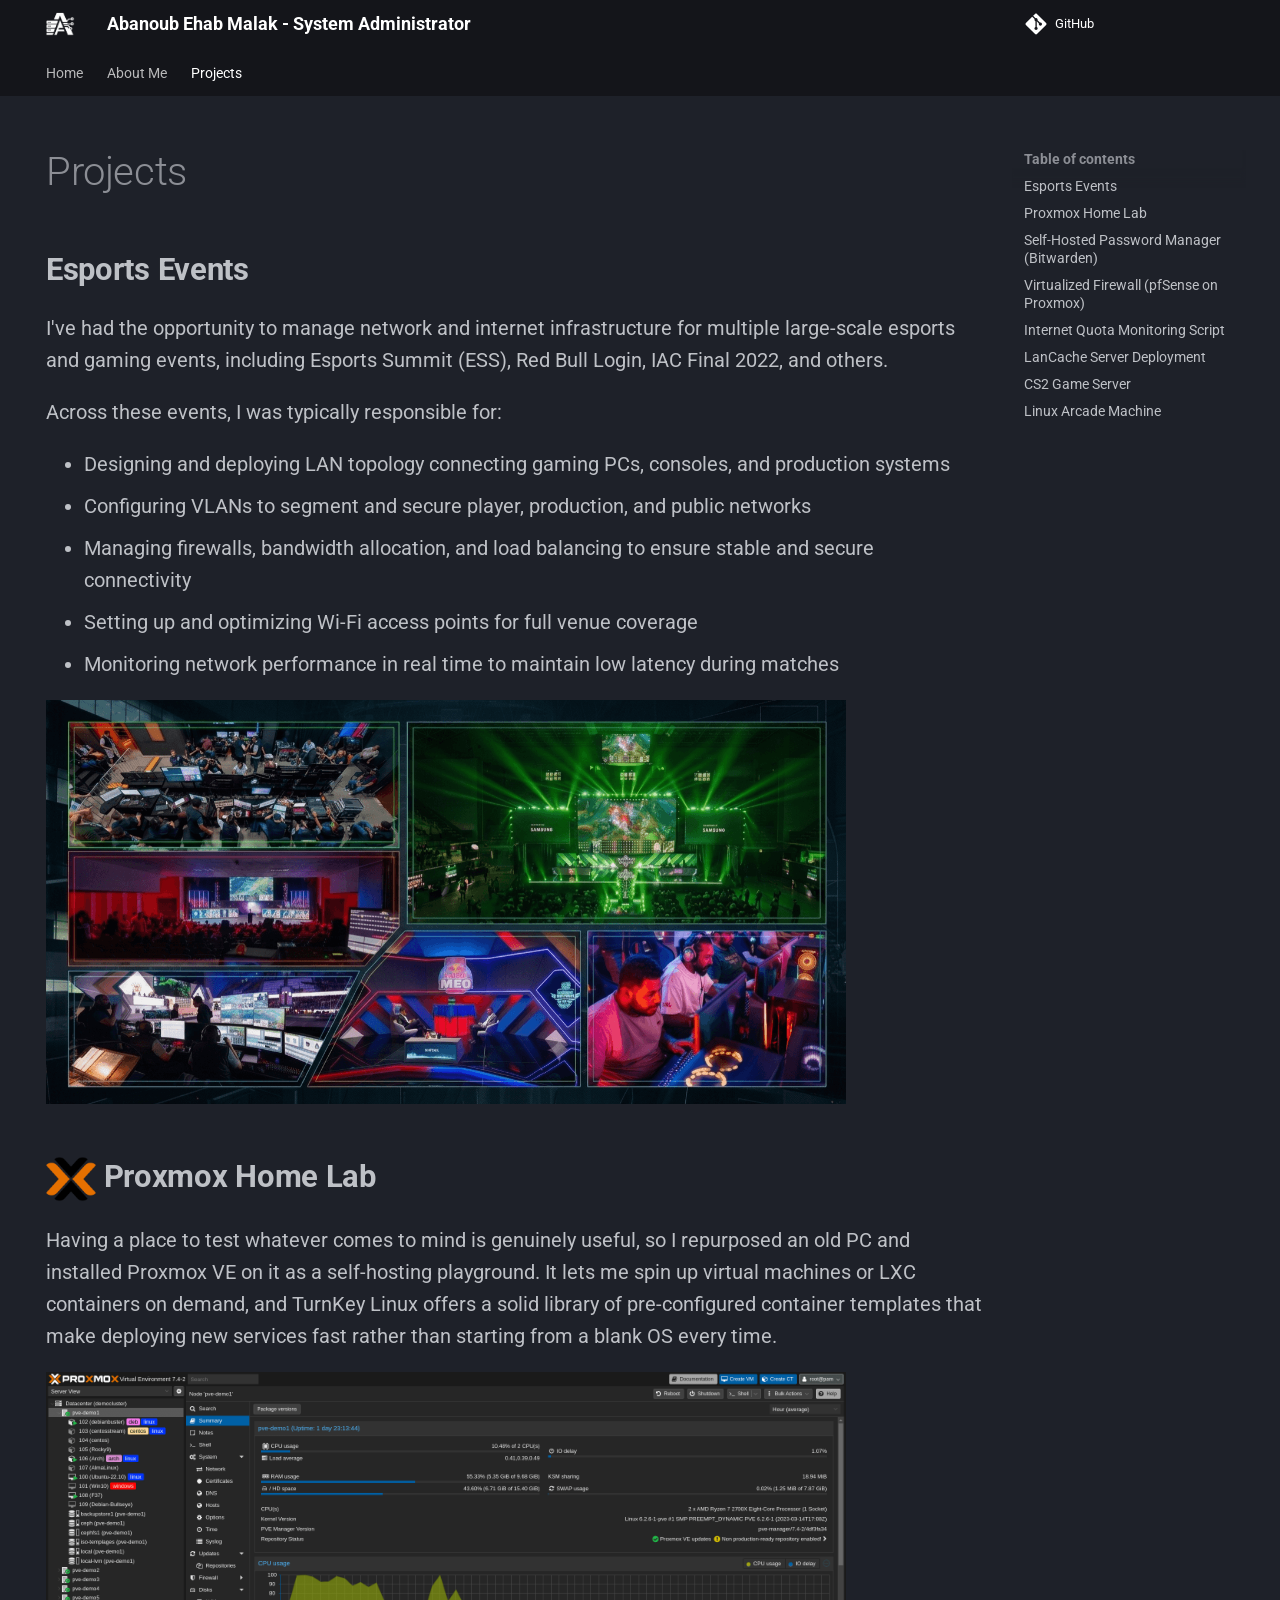
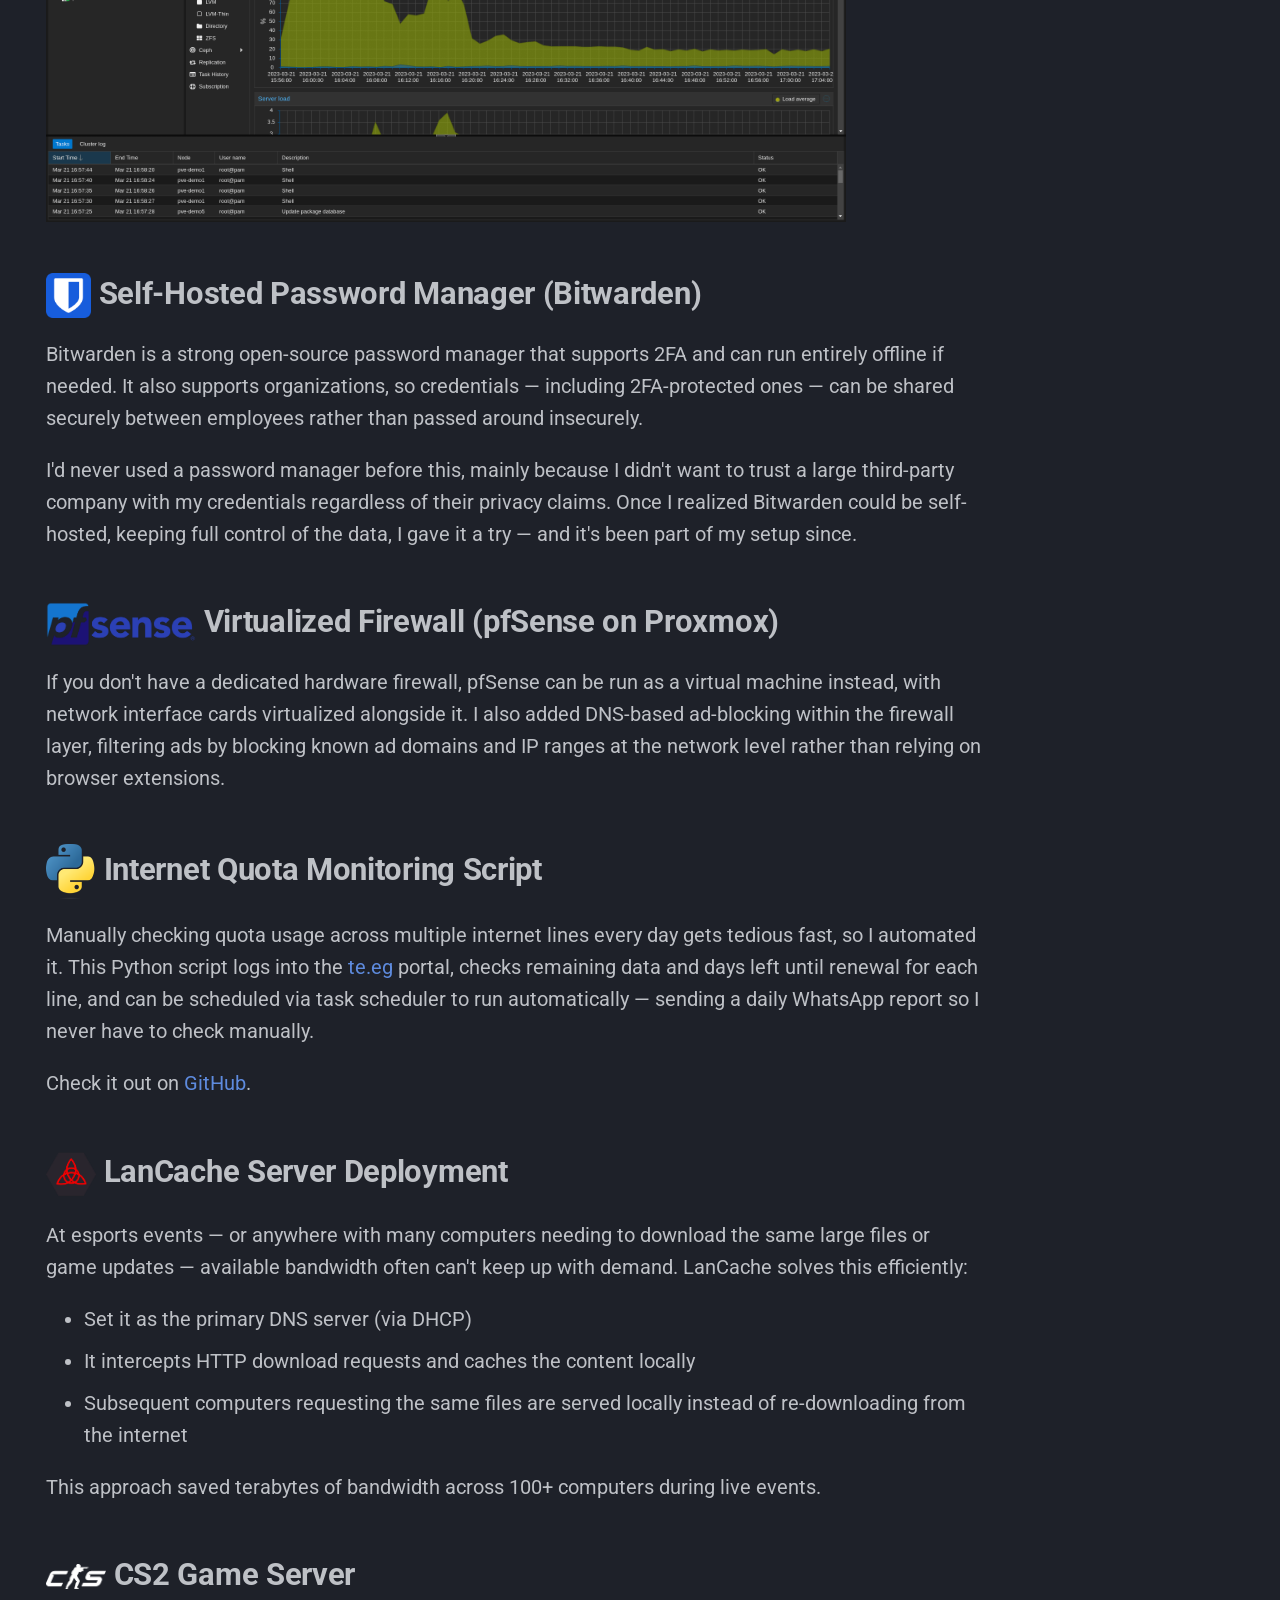
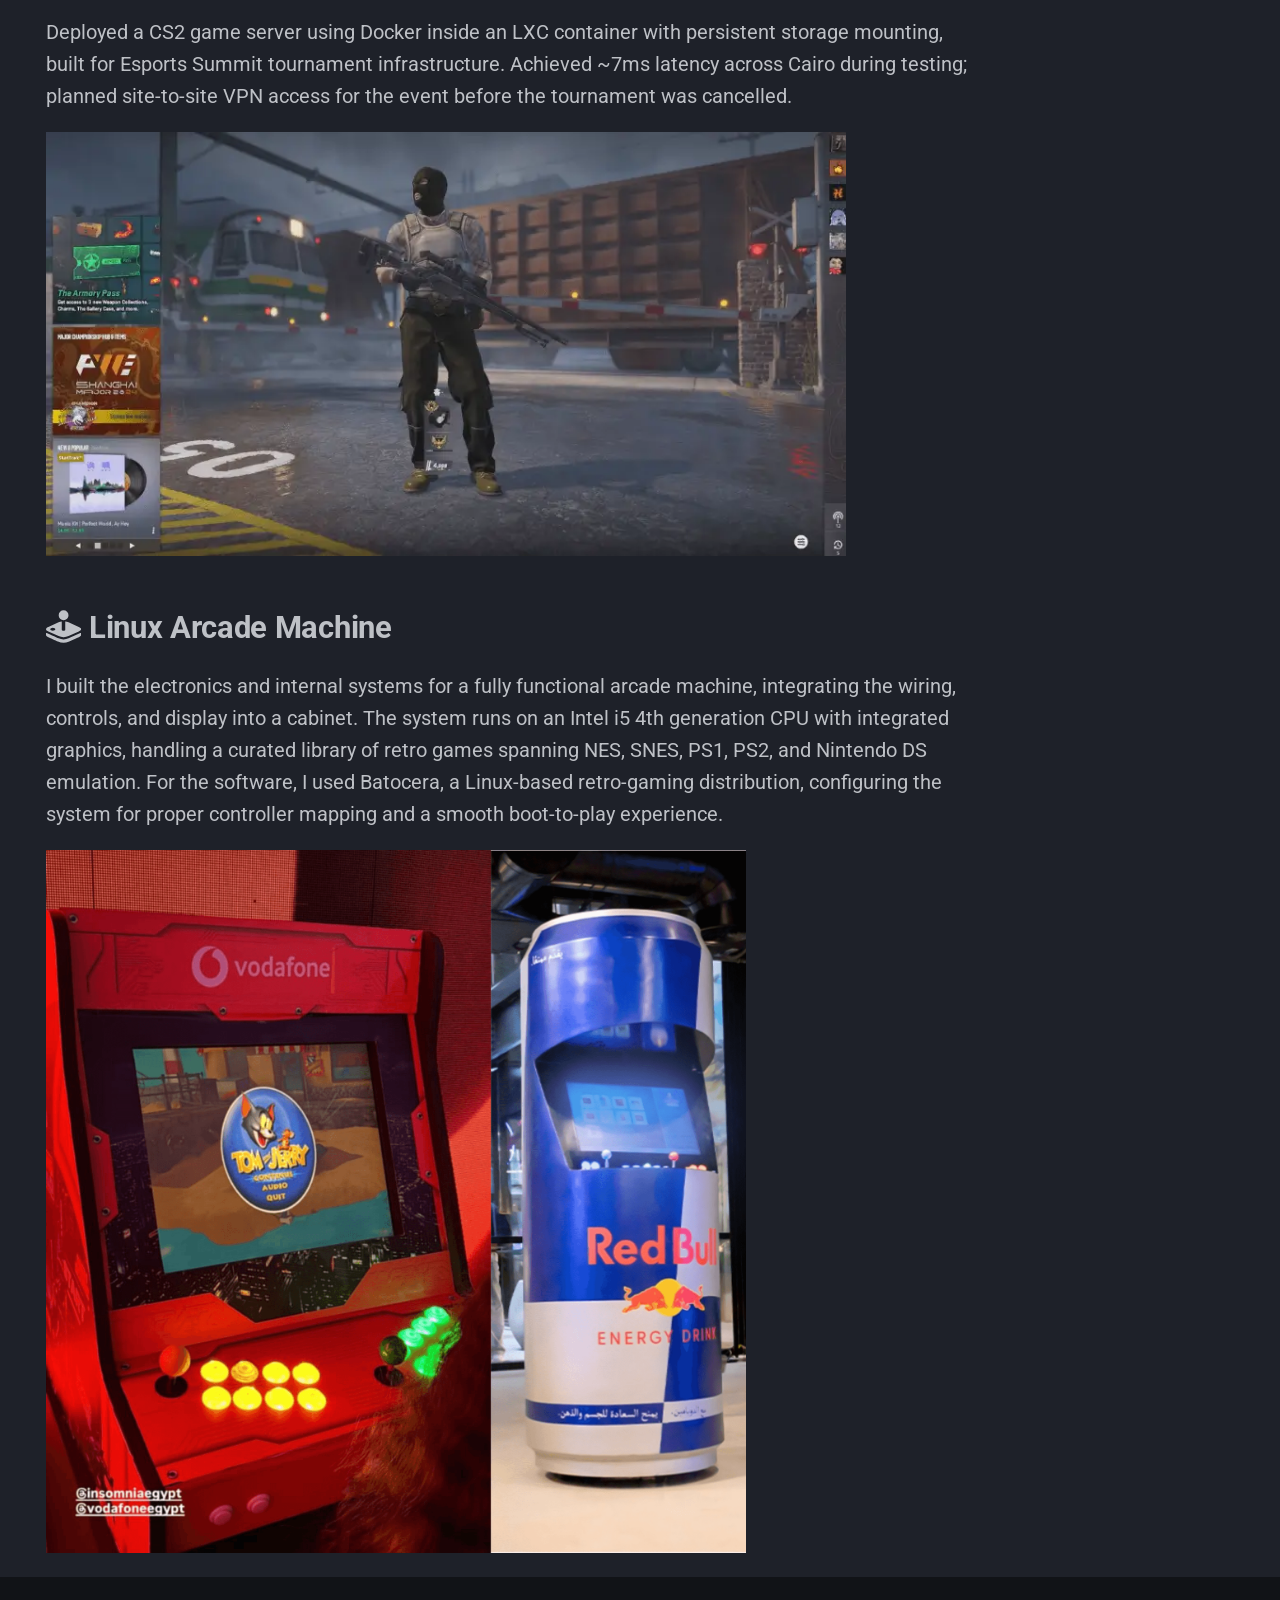
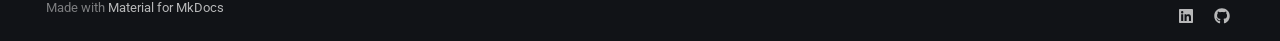
<file: Projects/index.html>
<!doctype html>
<html lang="en" class="no-js">
  <head>
    
      <meta charset="utf-8">
      <meta name="viewport" content="width=device-width,initial-scale=1">
      
        <meta name="description" content="System Administrator specializing in multi-site Linux infrastructure, virtualization (Proxmox VE), and self-hosted solutions in Cairo, Egypt.">
      
      
      
        <link rel="canonical" href="https://abanoubehab.github.io/Projects/">
      
      
        <link rel="prev" href="../About_Me/">
      
      
      
        
      
      
      <link rel="icon" href="../assets/logo.png">
      <meta name="generator" content="mkdocs-1.6.1, mkdocs-material-9.7.7">
    
    
      
        <title>Projects - Abanoub Ehab Malak - System Administrator</title>
      
    
    
      <link rel="stylesheet" href="../assets/stylesheets/main.ec1eaa64.min.css">
      
        
        <link rel="stylesheet" href="../assets/stylesheets/palette.ab4e12ef.min.css">
      
      


    
    
      
    
    
      
        
        
        <link rel="preconnect" href="https://fonts.gstatic.com" crossorigin>
        <link rel="stylesheet" href="https://fonts.googleapis.com/css?family=Roboto:300,300i,400,400i,700,700i%7CRoboto+Mono:400,400i,700,700i&display=fallback">
        <style>:root{--md-text-font:"Roboto";--md-code-font:"Roboto Mono"}</style>
      
    
    
      <link rel="stylesheet" href="../stylesheets/extra.css">
    
    <script>__md_scope=new URL("..",location),__md_hash=e=>[...e].reduce(((e,_)=>(e<<5)-e+_.charCodeAt(0)),0),__md_get=(e,_=localStorage,t=__md_scope)=>JSON.parse(_.getItem(t.pathname+"."+e)),__md_set=(e,_,t=localStorage,a=__md_scope)=>{try{t.setItem(a.pathname+"."+e,JSON.stringify(_))}catch(e){}}</script>
    
      

    
    
  </head>
  
  
    
    
      
    
    
    
    
    <body dir="ltr" data-md-color-scheme="slate" data-md-color-primary="black" data-md-color-accent="indigo">
  
    
    <input class="md-toggle" data-md-toggle="drawer" type="checkbox" id="__drawer" autocomplete="off">
    <input class="md-toggle" data-md-toggle="search" type="checkbox" id="__search" autocomplete="off">
    <label class="md-overlay" for="__drawer"></label>
    <div data-md-component="skip">
      
        
        <a href="#projects" class="md-skip">
          Skip to content
        </a>
      
    </div>
    <div data-md-component="announce">
      
    </div>
    
    
      

<header class="md-header" data-md-component="header">
  <nav class="md-header__inner md-grid" aria-label="Header">
    <a href=".." title="Abanoub Ehab Malak - System Administrator" class="md-header__button md-logo" aria-label="Abanoub Ehab Malak - System Administrator" data-md-component="logo">
      
  <img src="../assets/logo.png" alt="logo">

    </a>
    <label class="md-header__button md-icon" for="__drawer">
      
      <svg xmlns="http://www.w3.org/2000/svg" viewBox="0 0 24 24"><path d="M3 6h18v2H3zm0 5h18v2H3zm0 5h18v2H3z"/></svg>
    </label>
    <div class="md-header__title" data-md-component="header-title">
      <div class="md-header__ellipsis">
        <div class="md-header__topic">
          <span class="md-ellipsis">
            Abanoub Ehab Malak - System Administrator
          </span>
        </div>
        <div class="md-header__topic" data-md-component="header-topic">
          <span class="md-ellipsis">
            
              Projects
            
          </span>
        </div>
      </div>
    </div>
    
      
        <form class="md-header__option" data-md-component="palette">
  
    
    
    
    <input class="md-option" data-md-color-media="(prefers-color-scheme: dark)" data-md-color-scheme="slate" data-md-color-primary="black" data-md-color-accent="indigo"  aria-hidden="true"  type="radio" name="__palette" id="__palette_0">
    
  
</form>
      
    
    
      <script>var palette=__md_get("__palette");if(palette&&palette.color){if("(prefers-color-scheme)"===palette.color.media){var media=matchMedia("(prefers-color-scheme: light)"),input=document.querySelector(media.matches?"[data-md-color-media='(prefers-color-scheme: light)']":"[data-md-color-media='(prefers-color-scheme: dark)']");palette.color.media=input.getAttribute("data-md-color-media"),palette.color.scheme=input.getAttribute("data-md-color-scheme"),palette.color.primary=input.getAttribute("data-md-color-primary"),palette.color.accent=input.getAttribute("data-md-color-accent")}for(var[key,value]of Object.entries(palette.color))document.body.setAttribute("data-md-color-"+key,value)}</script>
    
    
    
      
      
        <label class="md-header__button md-icon" for="__search">
          
          <svg xmlns="http://www.w3.org/2000/svg" viewBox="0 0 24 24"><path d="M9.5 3A6.5 6.5 0 0 1 16 9.5c0 1.61-.59 3.09-1.56 4.23l.27.27h.79l5 5-1.5 1.5-5-5v-.79l-.27-.27A6.52 6.52 0 0 1 9.5 16 6.5 6.5 0 0 1 3 9.5 6.5 6.5 0 0 1 9.5 3m0 2C7 5 5 7 5 9.5S7 14 9.5 14 14 12 14 9.5 12 5 9.5 5"/></svg>
        </label>
        <div class="md-search" data-md-component="search" role="dialog">
  <label class="md-search__overlay" for="__search"></label>
  <div class="md-search__inner" role="search">
    <form class="md-search__form" name="search">
      <input type="text" class="md-search__input" name="query" aria-label="Search" placeholder="Search" autocapitalize="off" autocorrect="off" autocomplete="off" spellcheck="false" data-md-component="search-query" required>
      <label class="md-search__icon md-icon" for="__search">
        
        <svg xmlns="http://www.w3.org/2000/svg" viewBox="0 0 24 24"><path d="M9.5 3A6.5 6.5 0 0 1 16 9.5c0 1.61-.59 3.09-1.56 4.23l.27.27h.79l5 5-1.5 1.5-5-5v-.79l-.27-.27A6.52 6.52 0 0 1 9.5 16 6.5 6.5 0 0 1 3 9.5 6.5 6.5 0 0 1 9.5 3m0 2C7 5 5 7 5 9.5S7 14 9.5 14 14 12 14 9.5 12 5 9.5 5"/></svg>
        
        <svg xmlns="http://www.w3.org/2000/svg" viewBox="0 0 24 24"><path d="M20 11v2H8l5.5 5.5-1.42 1.42L4.16 12l7.92-7.92L13.5 5.5 8 11z"/></svg>
      </label>
      <nav class="md-search__options" aria-label="Search">
        
        <button type="reset" class="md-search__icon md-icon" title="Clear" aria-label="Clear" tabindex="-1">
          
          <svg xmlns="http://www.w3.org/2000/svg" viewBox="0 0 24 24"><path d="M19 6.41 17.59 5 12 10.59 6.41 5 5 6.41 10.59 12 5 17.59 6.41 19 12 13.41 17.59 19 19 17.59 13.41 12z"/></svg>
        </button>
      </nav>
      
    </form>
    <div class="md-search__output">
      <div class="md-search__scrollwrap" tabindex="0" data-md-scrollfix>
        <div class="md-search-result" data-md-component="search-result">
          <div class="md-search-result__meta">
            Initializing search
          </div>
          <ol class="md-search-result__list" role="presentation"></ol>
        </div>
      </div>
    </div>
  </div>
</div>
      
    
    
      <div class="md-header__source">
        <a href="https://github.com/AbanoubEhab/AbanoubEhab.github.io" title="Go to repository" class="md-source" data-md-component="source">
  <div class="md-source__icon md-icon">
    
    <svg xmlns="http://www.w3.org/2000/svg" viewBox="0 0 448 512"><!--! Font Awesome Free 7.1.0 by @fontawesome - https://fontawesome.com License - https://fontawesome.com/license/free (Icons: CC BY 4.0, Fonts: SIL OFL 1.1, Code: MIT License) Copyright 2025 Fonticons, Inc.--><path d="M439.6 236.1 244 40.5c-5.4-5.5-12.8-8.5-20.4-8.5s-15 3-20.4 8.4L162.5 81l51.5 51.5c27.1-9.1 52.7 16.8 43.4 43.7l49.7 49.7c34.2-11.8 61.2 31 35.5 56.7-26.5 26.5-70.2-2.9-56-37.3L240.3 199v121.9c25.3 12.5 22.3 41.8 9.1 55-6.4 6.4-15.2 10.1-24.3 10.1s-17.8-3.6-24.3-10.1c-17.6-17.6-11.1-46.9 11.2-56v-123c-20.8-8.5-24.6-30.7-18.6-45L142.6 101 8.5 235.1C3 240.6 0 247.9 0 255.5s3 15 8.5 20.4l195.6 195.7c5.4 5.4 12.7 8.4 20.4 8.4s15-3 20.4-8.4l194.7-194.7c5.4-5.4 8.4-12.8 8.4-20.4s-3-15-8.4-20.4"/></svg>
  </div>
  <div class="md-source__repository">
    GitHub
  </div>
</a>
      </div>
    
  </nav>
  
</header>
    
    <div class="md-container" data-md-component="container">
      
      
        
          
            
<nav class="md-tabs" aria-label="Tabs" data-md-component="tabs">
  <div class="md-grid">
    <ul class="md-tabs__list">
      
        
  
  
  
  
    <li class="md-tabs__item">
      <a href=".." class="md-tabs__link">
        
  
  
    
  
  Home

      </a>
    </li>
  

      
        
  
  
  
  
    <li class="md-tabs__item">
      <a href="../About_Me/" class="md-tabs__link">
        
  
  
    
  
  About Me

      </a>
    </li>
  

      
        
  
  
  
    
  
  
    <li class="md-tabs__item md-tabs__item--active">
      <a href="./" class="md-tabs__link">
        
  
  
    
  
  Projects

      </a>
    </li>
  

      
    </ul>
  </div>
</nav>
          
        
      
      <main class="md-main" data-md-component="main">
        <div class="md-main__inner md-grid">
          
            
              
                
              
              <div class="md-sidebar md-sidebar--primary" data-md-component="sidebar" data-md-type="navigation" hidden>
                <div class="md-sidebar__scrollwrap">
                  <div class="md-sidebar__inner">
                    


  


<nav class="md-nav md-nav--primary md-nav--lifted" aria-label="Navigation" data-md-level="0">
  <label class="md-nav__title" for="__drawer">
    <a href=".." title="Abanoub Ehab Malak - System Administrator" class="md-nav__button md-logo" aria-label="Abanoub Ehab Malak - System Administrator" data-md-component="logo">
      
  <img src="../assets/logo.png" alt="logo">

    </a>
    Abanoub Ehab Malak - System Administrator
  </label>
  
    <div class="md-nav__source">
      <a href="https://github.com/AbanoubEhab/AbanoubEhab.github.io" title="Go to repository" class="md-source" data-md-component="source">
  <div class="md-source__icon md-icon">
    
    <svg xmlns="http://www.w3.org/2000/svg" viewBox="0 0 448 512"><!--! Font Awesome Free 7.1.0 by @fontawesome - https://fontawesome.com License - https://fontawesome.com/license/free (Icons: CC BY 4.0, Fonts: SIL OFL 1.1, Code: MIT License) Copyright 2025 Fonticons, Inc.--><path d="M439.6 236.1 244 40.5c-5.4-5.5-12.8-8.5-20.4-8.5s-15 3-20.4 8.4L162.5 81l51.5 51.5c27.1-9.1 52.7 16.8 43.4 43.7l49.7 49.7c34.2-11.8 61.2 31 35.5 56.7-26.5 26.5-70.2-2.9-56-37.3L240.3 199v121.9c25.3 12.5 22.3 41.8 9.1 55-6.4 6.4-15.2 10.1-24.3 10.1s-17.8-3.6-24.3-10.1c-17.6-17.6-11.1-46.9 11.2-56v-123c-20.8-8.5-24.6-30.7-18.6-45L142.6 101 8.5 235.1C3 240.6 0 247.9 0 255.5s3 15 8.5 20.4l195.6 195.7c5.4 5.4 12.7 8.4 20.4 8.4s15-3 20.4-8.4l194.7-194.7c5.4-5.4 8.4-12.8 8.4-20.4s-3-15-8.4-20.4"/></svg>
  </div>
  <div class="md-source__repository">
    GitHub
  </div>
</a>
    </div>
  
  <ul class="md-nav__list" data-md-scrollfix>
    
      
      
  
  
  
  
    <li class="md-nav__item">
      <a href=".." class="md-nav__link">
        
  
  
  <span class="md-ellipsis">
    
  
    Home
  

    
  </span>
  
  

      </a>
    </li>
  

    
      
      
  
  
  
  
    <li class="md-nav__item">
      <a href="../About_Me/" class="md-nav__link">
        
  
  
  <span class="md-ellipsis">
    
  
    About Me
  

    
  </span>
  
  

      </a>
    </li>
  

    
      
      
  
  
    
  
  
  
    <li class="md-nav__item md-nav__item--active">
      
      <input class="md-nav__toggle md-toggle" type="checkbox" id="__toc">
      
      
        
      
      
        <label class="md-nav__link md-nav__link--active" for="__toc">
          
  
  
  <span class="md-ellipsis">
    
  
    Projects
  

    
  </span>
  
  

          <span class="md-nav__icon md-icon"></span>
        </label>
      
      <a href="./" class="md-nav__link md-nav__link--active">
        
  
  
  <span class="md-ellipsis">
    
  
    Projects
  

    
  </span>
  
  

      </a>
      
        

<nav class="md-nav md-nav--secondary" aria-label="Table of contents">
  
  
  
    
  
  
    <label class="md-nav__title" for="__toc">
      <span class="md-nav__icon md-icon"></span>
      Table of contents
    </label>
    <ul class="md-nav__list" data-md-component="toc" data-md-scrollfix>
      
        <li class="md-nav__item">
  <a href="#esports-events" class="md-nav__link">
    <span class="md-ellipsis">
      
        Esports Events
      
    </span>
  </a>
  
</li>
      
        <li class="md-nav__item">
  <a href="#proxmox-home-lab" class="md-nav__link">
    <span class="md-ellipsis">
      
        Proxmox Home Lab
      
    </span>
  </a>
  
</li>
      
        <li class="md-nav__item">
  <a href="#self-hosted-password-manager-bitwarden" class="md-nav__link">
    <span class="md-ellipsis">
      
        Self-Hosted Password Manager (Bitwarden)
      
    </span>
  </a>
  
</li>
      
        <li class="md-nav__item">
  <a href="#virtualized-firewall-pfsense-on-proxmox" class="md-nav__link">
    <span class="md-ellipsis">
      
        Virtualized Firewall (pfSense on Proxmox)
      
    </span>
  </a>
  
</li>
      
        <li class="md-nav__item">
  <a href="#internet-quota-monitoring-script" class="md-nav__link">
    <span class="md-ellipsis">
      
        Internet Quota Monitoring Script
      
    </span>
  </a>
  
</li>
      
        <li class="md-nav__item">
  <a href="#lancache-server-deployment" class="md-nav__link">
    <span class="md-ellipsis">
      
        LanCache Server Deployment
      
    </span>
  </a>
  
</li>
      
        <li class="md-nav__item">
  <a href="#cs2-game-server" class="md-nav__link">
    <span class="md-ellipsis">
      
        CS2 Game Server
      
    </span>
  </a>
  
</li>
      
        <li class="md-nav__item">
  <a href="#linux-arcade-machine" class="md-nav__link">
    <span class="md-ellipsis">
      
        Linux Arcade Machine
      
    </span>
  </a>
  
</li>
      
    </ul>
  
</nav>
      
    </li>
  

    
  </ul>
</nav>
                  </div>
                </div>
              </div>
            
            
              
                
              
              <div class="md-sidebar md-sidebar--secondary" data-md-component="sidebar" data-md-type="toc" >
                <div class="md-sidebar__scrollwrap">
                  <div class="md-sidebar__inner">
                    

<nav class="md-nav md-nav--secondary" aria-label="Table of contents">
  
  
  
    
  
  
    <label class="md-nav__title" for="__toc">
      <span class="md-nav__icon md-icon"></span>
      Table of contents
    </label>
    <ul class="md-nav__list" data-md-component="toc" data-md-scrollfix>
      
        <li class="md-nav__item">
  <a href="#esports-events" class="md-nav__link">
    <span class="md-ellipsis">
      
        Esports Events
      
    </span>
  </a>
  
</li>
      
        <li class="md-nav__item">
  <a href="#proxmox-home-lab" class="md-nav__link">
    <span class="md-ellipsis">
      
        Proxmox Home Lab
      
    </span>
  </a>
  
</li>
      
        <li class="md-nav__item">
  <a href="#self-hosted-password-manager-bitwarden" class="md-nav__link">
    <span class="md-ellipsis">
      
        Self-Hosted Password Manager (Bitwarden)
      
    </span>
  </a>
  
</li>
      
        <li class="md-nav__item">
  <a href="#virtualized-firewall-pfsense-on-proxmox" class="md-nav__link">
    <span class="md-ellipsis">
      
        Virtualized Firewall (pfSense on Proxmox)
      
    </span>
  </a>
  
</li>
      
        <li class="md-nav__item">
  <a href="#internet-quota-monitoring-script" class="md-nav__link">
    <span class="md-ellipsis">
      
        Internet Quota Monitoring Script
      
    </span>
  </a>
  
</li>
      
        <li class="md-nav__item">
  <a href="#lancache-server-deployment" class="md-nav__link">
    <span class="md-ellipsis">
      
        LanCache Server Deployment
      
    </span>
  </a>
  
</li>
      
        <li class="md-nav__item">
  <a href="#cs2-game-server" class="md-nav__link">
    <span class="md-ellipsis">
      
        CS2 Game Server
      
    </span>
  </a>
  
</li>
      
        <li class="md-nav__item">
  <a href="#linux-arcade-machine" class="md-nav__link">
    <span class="md-ellipsis">
      
        Linux Arcade Machine
      
    </span>
  </a>
  
</li>
      
    </ul>
  
</nav>
                  </div>
                </div>
              </div>
            
          
          
            <div class="md-content" data-md-component="content">
              
              <article class="md-content__inner md-typeset">
                
                  
  



  
  


<h1 id="projects">Projects</h1>
<h2 id="esports-events"><strong>Esports Events</strong></h2>
<p>I've had the opportunity to manage network and internet infrastructure for multiple large-scale esports and gaming events, including Esports Summit (ESS), Red Bull Login, IAC Final 2022, and others.</p>
<p>Across these events, I was typically responsible for:</p>
<ul>
<li>Designing and deploying LAN topology connecting gaming PCs, consoles, and production systems</li>
<li>Configuring VLANs to segment and secure player, production, and public networks</li>
<li>Managing firewalls, bandwidth allocation, and load balancing to ensure stable and secure connectivity</li>
<li>Setting up and optimizing Wi-Fi access points for full venue coverage</li>
<li>Monitoring network performance in real time to maintain low latency during matches</li>
</ul>
<p><img align="center" style="center: left;" width="800" src="../assets/events.png" alt="Esports Events"/></p>
<h2 id="proxmox-home-lab"><img align="center" style="center: left;" src="../assets/proxmox.png" width="50" alt="Proxmox"/> <strong>Proxmox Home Lab</strong></h2>
<p>Having a place to test whatever comes to mind is genuinely useful, so I repurposed an old PC and installed Proxmox VE on it as a self-hosting playground. It lets me spin up virtual machines or LXC containers on demand, and TurnKey Linux offers a solid library of pre-configured container templates that make deploying new services fast rather than starting from a blank OS every time.</p>
<p><img align="center" style="center: left;" width="800" src="../assets/proxmox-dash.png" alt="Proxmox"/></p>
<h2 id="self-hosted-password-manager-bitwarden"><img align="center" style="center: left;" src="../assets/bitwarden.png" width="45" alt="Bitwarden - Password Manager"/> <strong>Self-Hosted Password Manager (Bitwarden)</strong></h2>
<p>Bitwarden is a strong open-source password manager that supports 2FA and can run entirely offline if needed. It also supports organizations, so credentials — including 2FA-protected ones — can be shared securely between employees rather than passed around insecurely.</p>
<p>I'd never used a password manager before this, mainly because I didn't want to trust a large third-party company with my credentials regardless of their privacy claims. Once I realized Bitwarden could be self-hosted, keeping full control of the data, I gave it a try — and it's been part of my setup since.</p>
<h2 id="virtualized-firewall-pfsense-on-proxmox"><img align="center" style="center: left;" src="../assets/pfsense.png" width="150" alt=" PFsense"/> <strong>Virtualized Firewall (pfSense on Proxmox)</strong></h2>
<p>If you don't have a dedicated hardware firewall, pfSense can be run as a virtual machine instead, with network interface cards virtualized alongside it. I also added DNS-based ad-blocking within the firewall layer, filtering ads by blocking known ad domains and IP ranges at the network level rather than relying on browser extensions.</p>
<h2 id="internet-quota-monitoring-script"><img align="center" style="center: left;" src="../assets/python.png" width="50" alt="Python"/> <strong>Internet Quota Monitoring Script</strong></h2>
<p>Manually checking quota usage across multiple internet lines every day gets tedious fast, so I automated it. This Python script logs into the <a href="https://te.eg">te.eg</a> portal, checks remaining data and days left until renewal for each line, and can be scheduled via task scheduler to run automatically — sending a daily WhatsApp report so I never have to check manually.</p>
<p>Check it out on <a href="https://github.com/AbanoubEhab/we_qouta_checker_Egypt">GitHub</a>.</p>
<h2 id="lancache-server-deployment"><img align="center" style="center: left;" src="../assets/lancache.png" width="50" alt="LanCache"/> <strong>LanCache Server Deployment</strong></h2>
<p>At esports events — or anywhere with many computers needing to download the same large files or game updates — available bandwidth often can't keep up with demand. LanCache solves this efficiently:</p>
<ul>
<li>Set it as the primary DNS server (via DHCP)</li>
<li>It intercepts HTTP download requests and caches the content locally</li>
<li>Subsequent computers requesting the same files are served locally instead of re-downloading from the internet</li>
</ul>
<p>This approach saved terabytes of bandwidth across 100+ computers during live events.</p>
<h2 id="cs2-game-server"><img align="center" style="center: left;" src="../assets/cs-2-logo.png" width="60" alt="CS2"/> <strong>CS2 Game Server</strong></h2>
<p>Deployed a CS2 game server using Docker inside an LXC container with persistent storage mounting, built for Esports Summit tournament infrastructure. Achieved ~7ms latency across Cairo during testing; planned site-to-site VPN access for the event before the tournament was cancelled.</p>
<p><img align="center" style="center: left;" width="800" src="../assets/cs2.webp" alt="CS2"/></p>
<h2 id="linux-arcade-machine"><span class="twemoji"><svg xmlns="http://www.w3.org/2000/svg" viewBox="0 0 24 24"><path d="M.198 18.24a.97.97 0 0 1-.194-.571v-.955s0-.571.563-.313c0 0 6.919 3.135 8.033 3.626a7.8 7.8 0 0 0 3.408.729 8.2 8.2 0 0 0 3.396-.729l8.037-3.626c.559-.258.559.313.559.313v.955a1.04 1.04 0 0 1-.198.575c-.19.258-.515.539-1.411.959-.713.337-6.23 2.818-6.995 3.17a8 8 0 0 1-3.4.729 8.34 8.34 0 0 1-3.82-.927c-1.435-.65-5.849-2.631-6.567-2.972-.9-.428-1.153-.654-1.411-.963m1.411-5.973 6.987-3.17a8 8 0 0 1 2.164-.634v5.707c0 .396.571.697 1.236.697s1.141-.313 1.141-.697V8.479c.778.105 1.54.313 2.263.618l6.987 3.17c.579.273 1.609.761 1.609 1.538s-1.011 1.236-1.609 1.53l-6.987 3.17a8.2 8.2 0 0 1-3.396.729 7.8 7.8 0 0 1-3.408-.729l-6.987-3.17C1.011 15.042 0 14.574 0 13.801s1.03-1.264 1.609-1.534m1.807 2.247c.77.396 1.683.396 2.453 0 .682-.396.686-1.026 0-1.419a2.7 2.7 0 0 0-2.453 0c-.68.392-.666 1.02 0 1.419M12 7.595a3.35 3.35 0 1 1 3.349-3.351v.003c0 1.849-1.5 3.348-3.349 3.348"/></svg></span> <strong>Linux Arcade Machine</strong></h2>
<p>I built the electronics and internal systems for a fully functional arcade machine, integrating the wiring, controls, and display into a cabinet. The system runs on an Intel i5 4th generation CPU with integrated graphics, handling a curated library of retro games spanning NES, SNES, PS1, PS2, and Nintendo DS emulation. For the software, I used Batocera, a Linux-based retro-gaming distribution, configuring the system for proper controller mapping and a smooth boot-to-play experience.</p>
<p><img align="center" style="center: left;" width="700" src="../assets/Arcade.png" alt="Arcade Machine"/></p>







  
  




  



                
              </article>
            </div>
          
          
<script>var target=document.getElementById(location.hash.slice(1));target&&target.name&&(target.checked=target.name.startsWith("__tabbed_"))</script>
        </div>
        
          <button type="button" class="md-top md-icon" data-md-component="top" hidden>
  
  <svg xmlns="http://www.w3.org/2000/svg" viewBox="0 0 24 24"><path d="M13 20h-2V8l-5.5 5.5-1.42-1.42L12 4.16l7.92 7.92-1.42 1.42L13 8z"/></svg>
  Back to top
</button>
        
      </main>
      
        <footer class="md-footer">
  
  <div class="md-footer-meta md-typeset">
    <div class="md-footer-meta__inner md-grid">
      <div class="md-copyright">
  
  
    Made with
    <a href="https://squidfunk.github.io/mkdocs-material/" target="_blank" rel="noopener">
      Material for MkDocs
    </a>
  
</div>
      
        
<div class="md-social">
  
    
    
    
    
      
      
    
    <a href="https://www.linkedin.com/in/abanoubehabmalak/" target="_blank" rel="noopener" title="www.linkedin.com" class="md-social__link">
      <svg xmlns="http://www.w3.org/2000/svg" viewBox="0 0 448 512"><!--! Font Awesome Free 7.1.0 by @fontawesome - https://fontawesome.com License - https://fontawesome.com/license/free (Icons: CC BY 4.0, Fonts: SIL OFL 1.1, Code: MIT License) Copyright 2025 Fonticons, Inc.--><path d="M416 32H31.9C14.3 32 0 46.5 0 64.3v383.4C0 465.5 14.3 480 31.9 480H416c17.6 0 32-14.5 32-32.3V64.3c0-17.8-14.4-32.3-32-32.3M135.4 416H69V202.2h66.5V416zM102.2 96a38.5 38.5 0 1 1 0 77 38.5 38.5 0 1 1 0-77m282.1 320h-66.4V312c0-24.8-.5-56.7-34.5-56.7-34.6 0-39.9 27-39.9 54.9V416h-66.4V202.2h63.7v29.2h.9c8.9-16.8 30.6-34.5 62.9-34.5 67.2 0 79.7 44.3 79.7 101.9z"/></svg>
    </a>
  
    
    
    
    
      
      
    
    <a href="https://github.com/AbanoubEhab" target="_blank" rel="noopener" title="github.com" class="md-social__link">
      <svg xmlns="http://www.w3.org/2000/svg" viewBox="0 0 512 512"><!--! Font Awesome Free 7.1.0 by @fontawesome - https://fontawesome.com License - https://fontawesome.com/license/free (Icons: CC BY 4.0, Fonts: SIL OFL 1.1, Code: MIT License) Copyright 2025 Fonticons, Inc.--><path d="M173.9 397.4c0 2-2.3 3.6-5.2 3.6-3.3.3-5.6-1.3-5.6-3.6 0-2 2.3-3.6 5.2-3.6 3-.3 5.6 1.3 5.6 3.6m-31.1-4.5c-.7 2 1.3 4.3 4.3 4.9 2.6 1 5.6 0 6.2-2s-1.3-4.3-4.3-5.2c-2.6-.7-5.5.3-6.2 2.3m44.2-1.7c-2.9.7-4.9 2.6-4.6 4.9.3 2 2.9 3.3 5.9 2.6 2.9-.7 4.9-2.6 4.6-4.6-.3-1.9-3-3.2-5.9-2.9M252.8 8C114.1 8 8 113.3 8 252c0 110.9 69.8 205.8 169.5 239.2 12.8 2.3 17.3-5.6 17.3-12.1 0-6.2-.3-40.4-.3-61.4 0 0-70 15-84.7-29.8 0 0-11.4-29.1-27.8-36.6 0 0-22.9-15.7 1.6-15.4 0 0 24.9 2 38.6 25.8 21.9 38.6 58.6 27.5 72.9 20.9 2.3-16 8.8-27.1 16-33.7-55.9-6.2-112.3-14.3-112.3-110.5 0-27.5 7.6-41.3 23.6-58.9-2.6-6.5-11.1-33.3 2.6-67.9 20.9-6.5 69 27 69 27 20-5.6 41.5-8.5 62.8-8.5s42.8 2.9 62.8 8.5c0 0 48.1-33.6 69-27 13.7 34.7 5.2 61.4 2.6 67.9 16 17.7 25.8 31.5 25.8 58.9 0 96.5-58.9 104.2-114.8 110.5 9.2 7.9 17 22.9 17 46.4 0 33.7-.3 75.4-.3 83.6 0 6.5 4.6 14.4 17.3 12.1C436.2 457.8 504 362.9 504 252 504 113.3 391.5 8 252.8 8M105.2 352.9c-1.3 1-1 3.3.7 5.2 1.6 1.6 3.9 2.3 5.2 1 1.3-1 1-3.3-.7-5.2-1.6-1.6-3.9-2.3-5.2-1m-10.8-8.1c-.7 1.3.3 2.9 2.3 3.9 1.6 1 3.6.7 4.3-.7.7-1.3-.3-2.9-2.3-3.9-2-.6-3.6-.3-4.3.7m32.4 35.6c-1.6 1.3-1 4.3 1.3 6.2 2.3 2.3 5.2 2.6 6.5 1 1.3-1.3.7-4.3-1.3-6.2-2.2-2.3-5.2-2.6-6.5-1m-11.4-14.7c-1.6 1-1.6 3.6 0 5.9s4.3 3.3 5.6 2.3c1.6-1.3 1.6-3.9 0-6.2-1.4-2.3-4-3.3-5.6-2"/></svg>
    </a>
  
</div>
      
    </div>
  </div>
</footer>
      
    </div>
    <div class="md-dialog" data-md-component="dialog">
      <div class="md-dialog__inner md-typeset"></div>
    </div>
    
    
    
      
      
      <script id="__config" type="application/json">{"annotate": null, "base": "..", "features": ["navigation.tabs", "navigation.top"], "search": "../assets/javascripts/workers/search.2c215733.min.js", "tags": null, "translations": {"clipboard.copied": "Copied to clipboard", "clipboard.copy": "Copy to clipboard", "search.result.more.one": "1 more on this page", "search.result.more.other": "# more on this page", "search.result.none": "No matching documents", "search.result.one": "1 matching document", "search.result.other": "# matching documents", "search.result.placeholder": "Type to start searching", "search.result.term.missing": "Missing", "select.version": "Select version"}, "version": null}</script>
    
    
      <script src="../assets/javascripts/bundle.d7400e89.min.js"></script>
      
        <script src="../overrides/assets/javascripts/extra.js"></script>
      
    
  </body>
</html>
</file>
<file: stylesheets/extra.css>
.hero {
  display: flex;
  align-items: center;
  justify-content: space-between;
  gap: 3rem;
  padding: 4rem 2rem;
  flex-wrap: wrap;
  flex-direction: row-reverse;
}

.hero-text {
  flex: 1 1 400px;
  max-width: 560px;
  order: 2;
}

.hero-eyebrow {
  font-family: var(--md-code-font-family, monospace);
  color: #22d3ee;
  letter-spacing: 0.05em;
  margin-bottom: 0.5rem;
  font-size: 0.95rem;
}

.hero-text h1 {
  font-size: 2.75rem;
  font-weight: 800;
  line-height: 1.15;
  margin: 0 0 1rem;
}

.hero-text p {
  color: var(--md-default-fg-color--light);
  font-size: 1.05rem;
  line-height: 1.6;
  margin-bottom: 1.5rem;
}

/* Buttons */
.btn-solid {
  background-color: #22d3ee !important;
  color: #0a1420 !important;
  border: none !important;
  font-weight: 700;
}

.btn-outline {
  background: transparent !important;
  color: #22d3ee !important;
  border: 2px solid #22d3ee !important;
  font-weight: 700;
}

/* Photo card with offset shadow effect */
.hero-photo-wrap {
  position: relative;
  flex: 0 0 auto;
}

.hero-photo-wrap::before {
  content: "";
  position: absolute;
  top: 16px;
  left: 16px;
  width: 100%;
  height: 100%;
  background: #0e7490;
  border-radius: 16px;
  z-index: 0;
}

.hero-photo-wrap img {
  position: relative;
  z-index: 1;
  width: 320px;
  height: 380px;
  object-fit: cover;
  border-radius: 16px;
  border: 2px solid #22d3ee;
  display: block;
}

/* Stack on mobile */
@media (max-width: 768px) {
  .hero {
    flex-direction: column;
    text-align: center;
  }
  .hero-photo-wrap {
    order: -1;
  }
}

.contact-hover {
  position: relative;
  display: inline-block;
}

.contact-popup {
  position: absolute;
  bottom: 115%;
  left: 50%;
  transform: translateX(-50%);
  background: var(--md-default-bg-color);
  border: 1px solid var(--md-default-fg-color--lightest);
  border-radius: 8px;
  padding: 0.75rem 1rem;
  white-space: nowrap;
  box-shadow: 0 4px 12px rgba(0,0,0,0.25);
  opacity: 0;
  visibility: hidden;
  transition: opacity 0.2s ease, visibility 0.2s ease;
  z-index: 10;
}

.contact-popup p {
  margin: 0.25rem 0;
  font-size: 0.9rem;
  color: var(--md-default-fg-color);
}

.contact-hover:hover .contact-popup {
  opacity: 1;
  visibility: visible;
}

.md-typeset {
    -webkit-print-color-adjust: exact;
    color-adjust: exact;
    font-size: 1rem;
    line-height: 1.6;
    overflow-wrap: break-word;
}

.md-header__button.md-icon[for="__search"],
.md-search {
    display: none !important;
}
</file>
<file: assets/stylesheets/main.ec1eaa64.min.css>
@charset "UTF-8";html{-webkit-text-size-adjust:none;-moz-text-size-adjust:none;text-size-adjust:none;box-sizing:border-box}*,:after,:before{box-sizing:inherit}@media (prefers-reduced-motion){*,:after,:before{transition:none!important}}body{margin:0}a,button,input,label{-webkit-tap-highlight-color:transparent}a{color:inherit;text-decoration:none}hr{border:0;box-sizing:initial;display:block;height:.05rem;overflow:visible;padding:0}small{font-size:80%}sub,sup{line-height:1em}img{border-style:none}table{border-collapse:initial;border-spacing:0}td,th{font-weight:400;vertical-align:top}button{background:#0000;border:0;font-family:inherit;font-size:inherit;margin:0;padding:0}input{border:0;outline:none}:root{--md-primary-fg-color:#4051b5;--md-primary-fg-color--light:#5d6cc0;--md-primary-fg-color--dark:#303fa1;--md-primary-bg-color:#fff;--md-primary-bg-color--light:#ffffffb3;--md-accent-fg-color:#526cfe;--md-accent-fg-color--transparent:#526cfe1a;--md-accent-bg-color:#fff;--md-accent-bg-color--light:#ffffffb3}[data-md-color-scheme=default]{color-scheme:light}[data-md-color-scheme=default] img[src$="#gh-dark-mode-only"],[data-md-color-scheme=default] img[src$="#only-dark"]{display:none}:root,[data-md-color-scheme=default]{--md-hue:225deg;--md-default-fg-color:#000000de;--md-default-fg-color--light:#0000008a;--md-default-fg-color--lighter:#00000052;--md-default-fg-color--lightest:#00000012;--md-default-bg-color:#fff;--md-default-bg-color--light:#ffffffb3;--md-default-bg-color--lighter:#ffffff4d;--md-default-bg-color--lightest:#ffffff1f;--md-code-fg-color:#36464e;--md-code-bg-color:#f5f5f5;--md-code-bg-color--light:#f5f5f5b3;--md-code-bg-color--lighter:#f5f5f54d;--md-code-hl-color:#4287ff;--md-code-hl-color--light:#4287ff1a;--md-code-hl-number-color:#d52a2a;--md-code-hl-special-color:#db1457;--md-code-hl-function-color:#a846b9;--md-code-hl-constant-color:#6e59d9;--md-code-hl-keyword-color:#3f6ec6;--md-code-hl-string-color:#1c7d4d;--md-code-hl-name-color:var(--md-code-fg-color);--md-code-hl-operator-color:var(--md-default-fg-color--light);--md-code-hl-punctuation-color:var(--md-default-fg-color--light);--md-code-hl-comment-color:var(--md-default-fg-color--light);--md-code-hl-generic-color:var(--md-default-fg-color--light);--md-code-hl-variable-color:var(--md-default-fg-color--light);--md-typeset-color:var(--md-default-fg-color);--md-typeset-a-color:var(--md-primary-fg-color);--md-typeset-del-color:#f5503d26;--md-typeset-ins-color:#0bd57026;--md-typeset-kbd-color:#fafafa;--md-typeset-kbd-accent-color:#fff;--md-typeset-kbd-border-color:#b8b8b8;--md-typeset-mark-color:#ffff0080;--md-typeset-table-color:#0000001f;--md-typeset-table-color--light:rgba(0,0,0,.035);--md-admonition-fg-color:var(--md-default-fg-color);--md-admonition-bg-color:var(--md-default-bg-color);--md-warning-fg-color:#000000de;--md-warning-bg-color:#ff9;--md-footer-fg-color:#fff;--md-footer-fg-color--light:#ffffffb3;--md-footer-fg-color--lighter:#ffffff73;--md-footer-bg-color:#000000de;--md-footer-bg-color--dark:#00000052;--md-shadow-z1:0 0.2rem 0.5rem #0000000d,0 0 0.05rem #0000001a;--md-shadow-z2:0 0.2rem 0.5rem #0000001a,0 0 0.05rem #00000040;--md-shadow-z3:0 0.2rem 0.5rem #0003,0 0 0.05rem #00000059}.md-icon svg{fill:currentcolor;display:block;height:1.2rem;width:1.2rem}body{-webkit-font-smoothing:antialiased;-moz-osx-font-smoothing:grayscale;--md-text-font-family:var(--md-text-font,_),-apple-system,BlinkMacSystemFont,Helvetica,Arial,sans-serif;--md-code-font-family:var(--md-code-font,_),SFMono-Regular,Consolas,Menlo,monospace}aside,body,input{font-feature-settings:"kern","liga";color:var(--md-typeset-color);font-family:var(--md-text-font-family)}code,kbd,pre{font-feature-settings:"kern";font-family:var(--md-code-font-family)}:root{--md-typeset-table-sort-icon:url('data:image/svg+xml;charset=utf-8,<svg xmlns="http://www.w3.org/2000/svg" viewBox="0 0 24 24"><path d="m18 21-4-4h3V7h-3l4-4 4 4h-3v10h3M2 19v-2h10v2M2 13v-2h7v2M2 7V5h4v2z"/></svg>');--md-typeset-table-sort-icon--asc:url('data:image/svg+xml;charset=utf-8,<svg xmlns="http://www.w3.org/2000/svg" viewBox="0 0 24 24"><path d="M19 17h3l-4 4-4-4h3V3h2M2 17h10v2H2M6 5v2H2V5m0 6h7v2H2z"/></svg>');--md-typeset-table-sort-icon--desc:url('data:image/svg+xml;charset=utf-8,<svg xmlns="http://www.w3.org/2000/svg" viewBox="0 0 24 24"><path d="M19 7h3l-4-4-4 4h3v14h2M2 17h10v2H2M6 5v2H2V5m0 6h7v2H2z"/></svg>')}.md-typeset{-webkit-print-color-adjust:exact;color-adjust:exact;font-size:.8rem;line-height:1.6;overflow-wrap:break-word}@media print{.md-typeset{font-size:.68rem}}.md-typeset blockquote,.md-typeset dl,.md-typeset figure,.md-typeset ol,.md-typeset pre,.md-typeset ul{margin-bottom:1em;margin-top:1em}.md-typeset h1{color:var(--md-default-fg-color--light);font-size:2em;line-height:1.3;margin:0 0 1.25em}.md-typeset h1,.md-typeset h2{font-weight:300;letter-spacing:-.01em}.md-typeset h2{font-size:1.5625em;line-height:1.4;margin:1.6em 0 .64em}.md-typeset h3{font-size:1.25em;font-weight:400;letter-spacing:-.01em;line-height:1.5;margin:1.6em 0 .8em}.md-typeset h2+h3{margin-top:.8em}.md-typeset h4{font-weight:700;letter-spacing:-.01em;margin:1em 0}.md-typeset h5,.md-typeset h6{color:var(--md-default-fg-color--light);font-size:.8em;font-weight:700;letter-spacing:-.01em;margin:1.25em 0}.md-typeset h5{text-transform:uppercase}.md-typeset h5 code{text-transform:none}.md-typeset hr{border-bottom:.05rem solid var(--md-default-fg-color--lightest);display:flow-root;margin:1.5em 0}.md-typeset a{color:var(--md-typeset-a-color);word-break:break-word}.md-typeset a,.md-typeset a:before{transition:color 125ms}.md-typeset a:focus,.md-typeset a:hover{color:var(--md-accent-fg-color)}.md-typeset a:focus code,.md-typeset a:hover code{background-color:var(--md-accent-fg-color--transparent);color:var(--md-accent-fg-color)}.md-typeset a code{color:var(--md-typeset-a-color)}.md-typeset a.focus-visible{outline-color:var(--md-accent-fg-color);outline-offset:.2rem}.md-typeset code,.md-typeset kbd,.md-typeset pre{color:var(--md-code-fg-color);direction:ltr;font-variant-ligatures:none;transition:background-color 125ms}@media print{.md-typeset code,.md-typeset kbd,.md-typeset pre{white-space:pre-wrap}}.md-typeset code{background-color:var(--md-code-bg-color);border-radius:.1rem;-webkit-box-decoration-break:clone;box-decoration-break:clone;font-size:.85em;padding:0 .2941176471em;transition:color 125ms,background-color 125ms;word-break:break-word}.md-typeset code:not(.focus-visible){-webkit-tap-highlight-color:transparent;outline:none}.md-typeset pre{display:flow-root;line-height:1.4;position:relative}.md-typeset pre>code{-webkit-box-decoration-break:slice;box-decoration-break:slice;box-shadow:none;display:block;margin:0;outline-color:var(--md-accent-fg-color);overflow:auto;padding:.7720588235em 1.1764705882em;scrollbar-color:var(--md-default-fg-color--lighter) #0000;scrollbar-width:thin;touch-action:auto;word-break:normal}.md-typeset pre>code:hover{scrollbar-color:var(--md-accent-fg-color) #0000}.md-typeset pre>code::-webkit-scrollbar{height:.2rem;width:.2rem}.md-typeset pre>code::-webkit-scrollbar-thumb{background-color:var(--md-default-fg-color--lighter)}.md-typeset pre>code::-webkit-scrollbar-thumb:hover{background-color:var(--md-accent-fg-color)}.md-typeset kbd{background-color:var(--md-typeset-kbd-color);border-radius:.1rem;box-shadow:0 .1rem 0 .05rem var(--md-typeset-kbd-border-color),0 .1rem 0 var(--md-typeset-kbd-border-color),0 -.1rem .2rem var(--md-typeset-kbd-accent-color) inset;color:var(--md-default-fg-color);display:inline-block;font-size:.75em;padding:0 .6666666667em;vertical-align:text-top;word-break:break-word}.md-typeset mark{background-color:var(--md-typeset-mark-color);-webkit-box-decoration-break:clone;box-decoration-break:clone;color:inherit;word-break:break-word}.md-typeset abbr{cursor:help;text-decoration:none}.md-typeset [data-preview],.md-typeset abbr{border-bottom:.05rem dotted var(--md-default-fg-color--light)}.md-typeset small{opacity:.75}[dir=ltr] .md-typeset sub,[dir=ltr] .md-typeset sup{margin-left:.078125em}[dir=rtl] .md-typeset sub,[dir=rtl] .md-typeset sup{margin-right:.078125em}[dir=ltr] .md-typeset blockquote{padding-left:.6rem}[dir=rtl] .md-typeset blockquote{padding-right:.6rem}[dir=ltr] .md-typeset blockquote{border-left:.2rem solid var(--md-default-fg-color--lighter)}[dir=rtl] .md-typeset blockquote{border-right:.2rem solid var(--md-default-fg-color--lighter)}.md-typeset blockquote{color:var(--md-default-fg-color--light);margin-left:0;margin-right:0}.md-typeset ul{list-style-type:disc}.md-typeset ul[type]{list-style-type:revert-layer}[dir=ltr] .md-typeset ol,[dir=ltr] .md-typeset ul{margin-left:.625em}[dir=rtl] .md-typeset ol,[dir=rtl] .md-typeset ul{margin-right:.625em}.md-typeset ol,.md-typeset ul{padding:0}.md-typeset ol:not([hidden]),.md-typeset ul:not([hidden]){display:flow-root}.md-typeset ol ol,.md-typeset ul ol{list-style-type:lower-alpha}.md-typeset ol ol ol,.md-typeset ul ol ol{list-style-type:lower-roman}.md-typeset ol ol ol ol,.md-typeset ul ol ol ol{list-style-type:upper-alpha}.md-typeset ol ol ol ol ol,.md-typeset ul ol ol ol ol{list-style-type:upper-roman}.md-typeset ol[type],.md-typeset ul[type]{list-style-type:revert-layer}[dir=ltr] .md-typeset ol li,[dir=ltr] .md-typeset ul li{margin-left:1.25em}[dir=rtl] .md-typeset ol li,[dir=rtl] .md-typeset ul li{margin-right:1.25em}.md-typeset ol li,.md-typeset ul li{margin-bottom:.5em}.md-typeset ol li blockquote,.md-typeset ol li p,.md-typeset ul li blockquote,.md-typeset ul li p{margin:.5em 0}.md-typeset ol li:last-child,.md-typeset ul li:last-child{margin-bottom:0}[dir=ltr] .md-typeset ol li ol,[dir=ltr] .md-typeset ol li ul,[dir=ltr] .md-typeset ul li ol,[dir=ltr] .md-typeset ul li ul{margin-left:.625em}[dir=rtl] .md-typeset ol li ol,[dir=rtl] .md-typeset ol li ul,[dir=rtl] .md-typeset ul li ol,[dir=rtl] .md-typeset ul li ul{margin-right:.625em}.md-typeset ol li ol,.md-typeset ol li ul,.md-typeset ul li ol,.md-typeset ul li ul{margin-bottom:.5em;margin-top:.5em}[dir=ltr] .md-typeset dd{margin-left:1.875em}[dir=rtl] .md-typeset dd{margin-right:1.875em}.md-typeset dd{margin-bottom:1.5em;margin-top:1em}.md-typeset img,.md-typeset svg,.md-typeset video{height:auto;max-width:100%}.md-typeset img[align=left]{margin:1em 1em 1em 0}.md-typeset img[align=right]{margin:1em 0 1em 1em}.md-typeset img[align]:only-child{margin-top:0}.md-typeset figure{display:flow-root;margin:1em auto;max-width:100%;text-align:center;width:fit-content}.md-typeset figure img{display:block;margin:0 auto}.md-typeset figcaption{font-style:italic;margin:1em auto;max-width:24rem}.md-typeset iframe{max-width:100%}.md-typeset table:not([class]){background-color:var(--md-default-bg-color);border:.05rem solid var(--md-typeset-table-color);border-radius:.1rem;display:inline-block;font-size:.64rem;max-width:100%;overflow:auto;touch-action:auto}@media print{.md-typeset table:not([class]){display:table}}.md-typeset table:not([class])+*{margin-top:1.5em}.md-typeset table:not([class]) td>:first-child,.md-typeset table:not([class]) th>:first-child{margin-top:0}.md-typeset table:not([class]) td>:last-child,.md-typeset table:not([class]) th>:last-child{margin-bottom:0}.md-typeset table:not([class]) td:not([align]),.md-typeset table:not([class]) th:not([align]){text-align:left}[dir=rtl] .md-typeset table:not([class]) td:not([align]),[dir=rtl] .md-typeset table:not([class]) th:not([align]){text-align:right}.md-typeset table:not([class]) th{font-weight:700;min-width:5rem;padding:.9375em 1.25em;vertical-align:top}.md-typeset table:not([class]) td{border-top:.05rem solid var(--md-typeset-table-color);padding:.9375em 1.25em;vertical-align:top}.md-typeset table:not([class]) tbody tr{transition:background-color 125ms}.md-typeset table:not([class]) tbody tr:hover{background-color:var(--md-typeset-table-color--light);box-shadow:0 .05rem 0 var(--md-default-bg-color) inset}.md-typeset table:not([class]) a{word-break:normal}.md-typeset table th[role=columnheader]{cursor:pointer}[dir=ltr] .md-typeset table th[role=columnheader]:after{margin-left:.5em}[dir=rtl] .md-typeset table th[role=columnheader]:after{margin-right:.5em}.md-typeset table th[role=columnheader]:after{content:"";display:inline-block;height:1.2em;-webkit-mask-image:var(--md-typeset-table-sort-icon);mask-image:var(--md-typeset-table-sort-icon);-webkit-mask-repeat:no-repeat;mask-repeat:no-repeat;-webkit-mask-size:contain;mask-size:contain;transition:background-color 125ms;vertical-align:text-bottom;width:1.2em}.md-typeset table th[role=columnheader]:hover:after{background-color:var(--md-default-fg-color--lighter)}.md-typeset table th[role=columnheader][aria-sort=ascending]:after{background-color:var(--md-default-fg-color--light);-webkit-mask-image:var(--md-typeset-table-sort-icon--asc);mask-image:var(--md-typeset-table-sort-icon--asc)}.md-typeset table th[role=columnheader][aria-sort=descending]:after{background-color:var(--md-default-fg-color--light);-webkit-mask-image:var(--md-typeset-table-sort-icon--desc);mask-image:var(--md-typeset-table-sort-icon--desc)}.md-typeset__scrollwrap{margin:1em -.8rem;overflow-x:auto;touch-action:auto}.md-typeset__table{display:inline-block;margin-bottom:.5em;padding:0 .8rem}@media print{.md-typeset__table{display:block}}html .md-typeset__table table{display:table;margin:0;overflow:hidden;width:100%}@media screen and (max-width:44.984375em){.md-content__inner>pre{margin:1em -.8rem}.md-content__inner>pre code{border-radius:0}}.md-typeset .md-author{border-radius:100%;display:block;flex-shrink:0;height:1.6rem;overflow:hidden;position:relative;transition:color 125ms,transform 125ms;width:1.6rem}.md-typeset .md-author img{display:block}.md-typeset .md-author--more{background:var(--md-default-fg-color--lightest);color:var(--md-default-fg-color--lighter);font-size:.6rem;font-weight:700;line-height:1.6rem;text-align:center}.md-typeset .md-author--long{height:2.4rem;width:2.4rem}.md-typeset a.md-author{transform:scale(1)}.md-typeset a.md-author img{border-radius:100%;filter:grayscale(100%) opacity(75%);transition:filter 125ms}.md-typeset a.md-author:focus,.md-typeset a.md-author:hover{transform:scale(1.1);z-index:1}.md-typeset a.md-author:focus img,.md-typeset a.md-author:hover img{filter:grayscale(0)}.md-banner{background-color:var(--md-footer-bg-color);color:var(--md-footer-fg-color);overflow:auto}@media print{.md-banner{display:none}}.md-banner--warning{background-color:var(--md-warning-bg-color);color:var(--md-warning-fg-color)}.md-banner__inner{font-size:.7rem;margin:.6rem auto;padding:0 .8rem}[dir=ltr] .md-banner__button{float:right}[dir=rtl] .md-banner__button{float:left}.md-banner__button{color:inherit;cursor:pointer;transition:opacity .25s}.no-js .md-banner__button{display:none}.md-banner__button:hover{opacity:.7}html{font-size:125%;height:100%;overflow-x:hidden}@media screen and (min-width:100em){html{font-size:137.5%}}@media screen and (min-width:125em){html{font-size:150%}}body{background-color:var(--md-default-bg-color);display:flex;flex-direction:column;font-size:.5rem;min-height:100%;position:relative;width:100%}@media print{body{display:block}}@media screen and (max-width:59.984375em){body[data-md-scrolllock]{position:fixed}}.md-grid{margin-left:auto;margin-right:auto;max-width:61rem}.md-container{display:flex;flex-direction:column;flex-grow:1}@media print{.md-container{display:block}}.md-main{flex-grow:1}.md-main__inner{display:flex;height:100%;margin-top:1.5rem}.md-ellipsis{overflow:hidden;text-overflow:ellipsis}.md-toggle{display:none}.md-option{height:0;opacity:0;position:absolute;width:0}.md-option:checked+label:not([hidden]){display:block}.md-option.focus-visible+label{outline-color:var(--md-accent-fg-color);outline-style:auto}.md-skip{background-color:var(--md-default-fg-color);border-radius:.1rem;color:var(--md-default-bg-color);font-size:.64rem;margin:.5rem;opacity:0;outline-color:var(--md-accent-fg-color);padding:.3rem .5rem;position:fixed;transform:translateY(.4rem);z-index:-1}.md-skip:focus{opacity:1;transform:translateY(0);transition:transform .25s cubic-bezier(.4,0,.2,1),opacity 175ms 75ms;z-index:10}@page{margin:25mm}:root{--md-clipboard-icon:url('data:image/svg+xml;charset=utf-8,<svg xmlns="http://www.w3.org/2000/svg" viewBox="0 0 24 24"><path d="M19 21H8V7h11m0-2H8a2 2 0 0 0-2 2v14a2 2 0 0 0 2 2h11a2 2 0 0 0 2-2V7a2 2 0 0 0-2-2m-3-4H4a2 2 0 0 0-2 2v14h2V3h12z"/></svg>')}.md-clipboard{border-radius:.1rem;color:var(--md-default-fg-color--lightest);cursor:pointer;height:1.5em;outline-color:var(--md-accent-fg-color);outline-offset:.1rem;transition:color .25s;width:1.5em;z-index:1}@media print{.md-clipboard{display:none}}.md-clipboard:not(.focus-visible){-webkit-tap-highlight-color:transparent;outline:none}:hover>.md-clipboard{color:var(--md-default-fg-color--light)}.md-clipboard:focus,.md-clipboard:hover{color:var(--md-accent-fg-color)}.md-clipboard:after{background-color:currentcolor;content:"";display:block;height:1.125em;margin:0 auto;-webkit-mask-image:var(--md-clipboard-icon);mask-image:var(--md-clipboard-icon);-webkit-mask-position:center;mask-position:center;-webkit-mask-repeat:no-repeat;mask-repeat:no-repeat;-webkit-mask-size:contain;mask-size:contain;width:1.125em}.md-clipboard--inline{cursor:pointer}.md-clipboard--inline code{transition:color .25s,background-color .25s}.md-clipboard--inline:focus code,.md-clipboard--inline:hover code{background-color:var(--md-accent-fg-color--transparent);color:var(--md-accent-fg-color)}:root{--md-code-select-icon:url('data:image/svg+xml;charset=utf-8,<svg xmlns="http://www.w3.org/2000/svg" viewBox="0 0 24 24"><path d="M19 19h-4v2h4c1.1 0 2-.9 2-2v-4h-2m0-12h-4v2h4v4h2V5c0-1.1-.9-2-2-2M5 5h4V3H5c-1.1 0-2 .9-2 2v4h2m0 6H3v4c0 1.1.9 2 2 2h4v-2H5zm2-4h2v2H7zm4 0h2v2h-2zm4 0h2v2h-2zM7 7h2v2H7zm4 0h2v2h-2zm4 0h2v2h-2zm-8 8h2v2H7zm4 0h2v2h-2zm4 0h2v2h-2z"/></svg>');--md-code-copy-icon:url('data:image/svg+xml;charset=utf-8,<svg xmlns="http://www.w3.org/2000/svg" viewBox="0 0 24 24"><path d="M19 21H8V7h11m0-2H8a2 2 0 0 0-2 2v14a2 2 0 0 0 2 2h11a2 2 0 0 0 2-2V7a2 2 0 0 0-2-2m-3-4H4a2 2 0 0 0-2 2v14h2V3h12z"/></svg>')}.md-typeset .md-code__content{display:grid}.md-code__nav{background-color:var(--md-code-bg-color--lighter);border-radius:.1rem;display:flex;gap:.2rem;padding:.2rem;position:absolute;right:.25em;top:.25em;transition:background-color .25s;z-index:1}:hover>.md-code__nav{background-color:var(--md-code-bg-color--light)}.md-code__button{color:var(--md-default-fg-color--lightest);cursor:pointer;display:block;height:1.5em;outline-color:var(--md-accent-fg-color);outline-offset:.1rem;transition:color .25s;width:1.5em}:hover>*>.md-code__button{color:var(--md-default-fg-color--light)}.md-code__button.focus-visible,.md-code__button:hover{color:var(--md-accent-fg-color)}.md-code__button--active{color:var(--md-default-fg-color)!important}.md-code__button:after{background-color:currentcolor;content:"";display:block;height:1.125em;margin:0 auto;-webkit-mask-position:center;mask-position:center;-webkit-mask-repeat:no-repeat;mask-repeat:no-repeat;-webkit-mask-size:contain;mask-size:contain;width:1.125em}.md-code__button[data-md-type=select]:after{-webkit-mask-image:var(--md-code-select-icon);mask-image:var(--md-code-select-icon)}.md-code__button[data-md-type=copy]:after{-webkit-mask-image:var(--md-code-copy-icon);mask-image:var(--md-code-copy-icon)}@keyframes consent{0%{opacity:0;transform:translateY(100%)}to{opacity:1;transform:translateY(0)}}@keyframes overlay{0%{opacity:0}to{opacity:1}}.md-consent__overlay{animation:overlay .25s both;-webkit-backdrop-filter:blur(.1rem);backdrop-filter:blur(.1rem);background-color:#0000008a;height:100%;opacity:1;position:fixed;top:0;width:100%;z-index:5}.md-consent__inner{animation:consent .5s cubic-bezier(.1,.7,.1,1) both;background-color:var(--md-default-bg-color);border:0;border-radius:.1rem;bottom:0;box-shadow:0 0 .2rem #0000001a,0 .2rem .4rem #0003;max-height:100%;overflow:auto;padding:0;position:fixed;width:100%;z-index:5}.md-consent__form{padding:.8rem}.md-consent__settings{display:none;margin:1em 0}input:checked+.md-consent__settings{display:block}.md-consent__controls{margin-bottom:.8rem}.md-typeset .md-consent__controls .md-button{display:inline}@media screen and (max-width:44.984375em){.md-typeset .md-consent__controls .md-button{display:block;margin-top:.4rem;text-align:center;width:100%}}.md-consent label{cursor:pointer}.md-content{flex-grow:1;min-width:0}.md-content__inner{margin:0 .8rem 1.2rem;padding-top:.6rem}@media screen and (min-width:76.25em){[dir=ltr] .md-sidebar--primary:not([hidden])~.md-content>.md-content__inner{margin-left:1.2rem}[dir=ltr] .md-sidebar--secondary:not([hidden])~.md-content>.md-content__inner,[dir=rtl] .md-sidebar--primary:not([hidden])~.md-content>.md-content__inner{margin-right:1.2rem}[dir=rtl] .md-sidebar--secondary:not([hidden])~.md-content>.md-content__inner{margin-left:1.2rem}}.md-content__inner:before{content:"";display:block;height:.4rem}.md-content__inner>:last-child{margin-bottom:0}[dir=ltr] .md-content__button{float:right}[dir=rtl] .md-content__button{float:left}[dir=ltr] .md-content__button{margin-left:.4rem}[dir=rtl] .md-content__button{margin-right:.4rem}.md-content__button{margin:.4rem 0;padding:0}@media print{.md-content__button{display:none}}.md-typeset .md-content__button{color:var(--md-default-fg-color--lighter)}.md-content__button svg{display:inline;vertical-align:top}[dir=rtl] .md-content__button svg{transform:scaleX(-1)}[dir=ltr] .md-dialog{right:.8rem}[dir=rtl] .md-dialog{left:.8rem}.md-dialog{background-color:var(--md-default-fg-color);border-radius:.1rem;bottom:.8rem;box-shadow:var(--md-shadow-z3);min-width:11.1rem;opacity:0;padding:.4rem .6rem;pointer-events:none;position:fixed;transform:translateY(100%);transition:transform 0ms .4s,opacity .4s;z-index:4}@media print{.md-dialog{display:none}}.md-dialog--active{opacity:1;pointer-events:auto;transform:translateY(0);transition:transform .4s cubic-bezier(.075,.85,.175,1),opacity .4s}.md-dialog__inner{color:var(--md-default-bg-color);font-size:.7rem}.md-feedback{margin:2em 0 1em;text-align:center}.md-feedback fieldset{border:none;margin:0;padding:0}.md-feedback__title{font-weight:700;margin:1em auto}.md-feedback__inner{position:relative}.md-feedback__list{display:flex;flex-wrap:wrap;place-content:baseline center;position:relative}.md-feedback__list:hover .md-icon:not(:disabled){color:var(--md-default-fg-color--lighter)}:disabled .md-feedback__list{min-height:1.8rem}.md-feedback__icon{color:var(--md-default-fg-color--light);cursor:pointer;flex-shrink:0;margin:0 .1rem;transition:color 125ms}.md-feedback__icon:not(:disabled).md-icon:hover{color:var(--md-accent-fg-color)}.md-feedback__icon:disabled{color:var(--md-default-fg-color--lightest);pointer-events:none}.md-feedback__note{opacity:0;position:relative;transform:translateY(.4rem);transition:transform .4s cubic-bezier(.1,.7,.1,1),opacity .15s}.md-feedback__note>*{margin:0 auto;max-width:16rem}:disabled .md-feedback__note{opacity:1;transform:translateY(0)}@media print{.md-feedback{display:none}}.md-footer{background-color:var(--md-footer-bg-color);color:var(--md-footer-fg-color)}@media print{.md-footer{display:none}}.md-footer__inner{justify-content:space-between;overflow:auto;padding:.2rem}.md-footer__inner:not([hidden]){display:flex}.md-footer__link{align-items:end;display:flex;flex-grow:0.01;margin-bottom:.4rem;margin-top:1rem;max-width:100%;outline-color:var(--md-accent-fg-color);overflow:hidden;transition:opacity .25s}.md-footer__link:focus,.md-footer__link:hover{opacity:.7}[dir=rtl] .md-footer__link svg{transform:scaleX(-1)}@media screen and (max-width:44.984375em){.md-footer__link--prev{flex-shrink:0}.md-footer__link--prev .md-footer__title{display:none}}[dir=ltr] .md-footer__link--next{margin-left:auto}[dir=rtl] .md-footer__link--next{margin-right:auto}.md-footer__link--next{text-align:right}[dir=rtl] .md-footer__link--next{text-align:left}.md-footer__title{flex-grow:1;font-size:.9rem;margin-bottom:.7rem;max-width:calc(100% - 2.4rem);padding:0 1rem;white-space:nowrap}.md-footer__button{margin:.2rem;padding:.4rem}.md-footer__direction{font-size:.64rem;opacity:.7}.md-footer-meta{background-color:var(--md-footer-bg-color--dark)}.md-footer-meta__inner{display:flex;flex-wrap:wrap;justify-content:space-between;padding:.2rem}html .md-footer-meta.md-typeset a{color:var(--md-footer-fg-color--light)}html .md-footer-meta.md-typeset a:focus,html .md-footer-meta.md-typeset a:hover{color:var(--md-footer-fg-color)}.md-copyright{color:var(--md-footer-fg-color--lighter);font-size:.64rem;margin:auto .6rem;padding:.4rem 0;width:100%}@media screen and (min-width:45em){.md-copyright{width:auto}}.md-copyright__highlight{color:var(--md-footer-fg-color--light)}.md-social{display:inline-flex;gap:.2rem;margin:0 .4rem;padding:.2rem 0 .6rem}@media screen and (min-width:45em){.md-social{padding:.6rem 0}}.md-social__link{display:inline-block;height:1.6rem;text-align:center;width:1.6rem}.md-social__link:before{line-height:1.9}.md-social__link svg{fill:currentcolor;max-height:.8rem;vertical-align:-25%}.md-typeset .md-button{border:.1rem solid;border-radius:.1rem;color:var(--md-primary-fg-color);cursor:pointer;display:inline-block;font-weight:700;padding:.625em 2em;transition:color 125ms,background-color 125ms,border-color 125ms}.md-typeset .md-button--primary{background-color:var(--md-primary-fg-color);border-color:var(--md-primary-fg-color);color:var(--md-primary-bg-color)}.md-typeset .md-button:focus,.md-typeset .md-button:hover{background-color:var(--md-accent-fg-color);border-color:var(--md-accent-fg-color);color:var(--md-accent-bg-color)}[dir=ltr] .md-typeset .md-input{border-top-left-radius:.1rem}[dir=ltr] .md-typeset .md-input,[dir=rtl] .md-typeset .md-input{border-top-right-radius:.1rem}[dir=rtl] .md-typeset .md-input{border-top-left-radius:.1rem}.md-typeset .md-input{border-bottom:.1rem solid var(--md-default-fg-color--lighter);box-shadow:var(--md-shadow-z1);font-size:.8rem;height:1.8rem;padding:0 .6rem;transition:border .25s,box-shadow .25s}.md-typeset .md-input:focus,.md-typeset .md-input:hover{border-bottom-color:var(--md-accent-fg-color);box-shadow:var(--md-shadow-z2)}.md-typeset .md-input--stretch{width:100%}.md-header{background-color:var(--md-primary-fg-color);box-shadow:0 0 .2rem #0000,0 .2rem .4rem #0000;color:var(--md-primary-bg-color);display:block;left:0;position:sticky;right:0;top:0;z-index:4}@media print{.md-header{display:none}}.md-header[hidden]{transform:translateY(-100%);transition:transform .25s cubic-bezier(.8,0,.6,1),box-shadow .25s}.md-header--shadow{box-shadow:0 0 .2rem #0000001a,0 .2rem .4rem #0003;transition:transform .25s cubic-bezier(.1,.7,.1,1),box-shadow .25s}.md-header__inner{align-items:center;display:flex;padding:0 .2rem}.md-header__button{color:currentcolor;cursor:pointer;margin:.2rem;outline-color:var(--md-accent-fg-color);padding:.4rem;position:relative;transition:opacity .25s;vertical-align:middle;z-index:1}.md-header__button:hover{opacity:.7}.md-header__button:not([hidden]){display:inline-block}.md-header__button:not(.focus-visible){-webkit-tap-highlight-color:transparent;outline:none}.md-header__button.md-logo{margin:.2rem;padding:.4rem}@media screen and (max-width:76.234375em){.md-header__button.md-logo{display:none}}.md-header__button.md-logo img,.md-header__button.md-logo svg{fill:currentcolor;display:block;height:1.2rem;width:auto}@media screen and (min-width:60em){.md-header__button[for=__search]{display:none}}.no-js .md-header__button[for=__search]{display:none}[dir=rtl] .md-header__button[for=__search] svg{transform:scaleX(-1)}@media screen and (min-width:76.25em){.md-header__button[for=__drawer]{display:none}}.md-header__topic{display:flex;max-width:100%;position:absolute;transition:transform .4s cubic-bezier(.1,.7,.1,1),opacity .15s;white-space:nowrap}.md-header__topic+.md-header__topic{opacity:0;pointer-events:none;transform:translateX(1.25rem);transition:transform .4s cubic-bezier(1,.7,.1,.1),opacity .15s;z-index:-1}[dir=rtl] .md-header__topic+.md-header__topic{transform:translateX(-1.25rem)}.md-header__topic:first-child{font-weight:700}[dir=ltr] .md-header__title{margin-left:1rem;margin-right:.4rem}[dir=rtl] .md-header__title{margin-left:.4rem;margin-right:1rem}.md-header__title{flex-grow:1;font-size:.9rem;height:2.4rem;line-height:2.4rem}.md-header__title--active .md-header__topic{opacity:0;pointer-events:none;transform:translateX(-1.25rem);transition:transform .4s cubic-bezier(1,.7,.1,.1),opacity .15s;z-index:-1}[dir=rtl] .md-header__title--active .md-header__topic{transform:translateX(1.25rem)}.md-header__title--active .md-header__topic+.md-header__topic{opacity:1;pointer-events:auto;transform:translateX(0);transition:transform .4s cubic-bezier(.1,.7,.1,1),opacity .15s;z-index:0}.md-header__title>.md-header__ellipsis{height:100%;position:relative;width:100%}.md-header__option{display:flex;flex-shrink:0;max-width:100%;transition:max-width 0ms .25s,opacity .25s .25s;white-space:nowrap}[data-md-toggle=search]:checked~.md-header .md-header__option{max-width:0;opacity:0;transition:max-width 0ms,opacity 0ms}.md-header__option>input{bottom:0}.md-header__source{display:none}@media screen and (min-width:60em){[dir=ltr] .md-header__source{margin-left:1rem}[dir=rtl] .md-header__source{margin-right:1rem}.md-header__source{display:block;max-width:11.7rem;width:11.7rem}}@media screen and (min-width:76.25em){[dir=ltr] .md-header__source{margin-left:1.4rem}[dir=rtl] .md-header__source{margin-right:1.4rem}}.md-meta{color:var(--md-default-fg-color--light);font-size:.7rem;line-height:1.3}.md-meta__list{display:inline-flex;flex-wrap:wrap;list-style:none;margin:0;padding:0}.md-meta__item:not(:last-child):after{content:"·";margin-left:.2rem;margin-right:.2rem}.md-meta__link{color:var(--md-typeset-a-color)}.md-meta__link:focus,.md-meta__link:hover{color:var(--md-accent-fg-color)}.md-draft{background-color:#ff1744;border-radius:.125em;color:#fff;display:inline-block;font-weight:700;padding-left:.5714285714em;padding-right:.5714285714em}:root{--md-nav-icon--prev:url('data:image/svg+xml;charset=utf-8,<svg xmlns="http://www.w3.org/2000/svg" viewBox="0 0 24 24"><path d="M20 11v2H8l5.5 5.5-1.42 1.42L4.16 12l7.92-7.92L13.5 5.5 8 11z"/></svg>');--md-nav-icon--next:url('data:image/svg+xml;charset=utf-8,<svg xmlns="http://www.w3.org/2000/svg" viewBox="0 0 24 24"><path d="M8.59 16.58 13.17 12 8.59 7.41 10 6l6 6-6 6z"/></svg>');--md-toc-icon:url('data:image/svg+xml;charset=utf-8,<svg xmlns="http://www.w3.org/2000/svg" viewBox="0 0 24 24"><path d="M3 9h14V7H3zm0 4h14v-2H3zm0 4h14v-2H3zm16 0h2v-2h-2zm0-10v2h2V7zm0 6h2v-2h-2z"/></svg>')}.md-nav{font-size:.7rem;line-height:1.3}.md-nav__title{color:var(--md-default-fg-color--light);display:block;font-weight:700;overflow:hidden;padding:0 .6rem;text-overflow:ellipsis}.md-nav__title .md-nav__button{display:none}.md-nav__title .md-nav__button img{height:100%;width:auto}.md-nav__title .md-nav__button.md-logo img,.md-nav__title .md-nav__button.md-logo svg{fill:currentcolor;display:block;height:2.4rem;max-width:100%;object-fit:contain;width:auto}.md-nav__list{list-style:none;margin:0;padding:0}.md-nav__link{align-items:flex-start;display:flex;gap:.4rem;margin-top:.625em;scroll-snap-align:start;transition:color 125ms}.md-nav__link--passed,.md-nav__link--passed code{color:var(--md-default-fg-color--light)}.md-nav__item .md-nav__link--active,.md-nav__item .md-nav__link--active code{color:var(--md-typeset-a-color)}.md-nav__link .md-ellipsis{position:relative}.md-nav__link .md-ellipsis code{word-break:normal}[dir=ltr] .md-nav__link .md-icon:last-child{margin-left:auto}[dir=rtl] .md-nav__link .md-icon:last-child{margin-right:auto}.md-nav__link .md-typeset{font-size:.7rem;line-height:1.3}.md-nav__link svg{fill:currentcolor;flex-shrink:0;height:1.3em;position:relative}.md-nav__link[for]:focus,.md-nav__link[for]:hover,.md-nav__link[href]:focus,.md-nav__link[href]:hover{color:var(--md-accent-fg-color);cursor:pointer}.md-nav__link[for]:focus code,.md-nav__link[for]:hover code,.md-nav__link[href]:focus code,.md-nav__link[href]:hover code{background-color:var(--md-accent-fg-color--transparent);color:var(--md-accent-fg-color)}.md-nav__link.focus-visible{outline-color:var(--md-accent-fg-color);outline-offset:.2rem}.md-nav--primary .md-nav__link[for=__toc]{display:none}.md-nav--primary .md-nav__link[for=__toc] .md-icon:after{background-color:currentcolor;display:block;height:100%;-webkit-mask-image:var(--md-toc-icon);mask-image:var(--md-toc-icon);width:100%}.md-nav--primary .md-nav__link[for=__toc]~.md-nav{display:none}.md-nav__container>.md-nav__link{margin-top:0}.md-nav__container>.md-nav__link:first-child{flex-grow:1;min-width:0}.md-nav__icon{flex-shrink:0}.md-nav__source{display:none}@media screen and (max-width:76.234375em){.md-nav--primary,.md-nav--primary .md-nav{background-color:var(--md-default-bg-color);display:flex;flex-direction:column;height:100%;left:0;position:absolute;right:0;top:0;z-index:1}.md-nav--primary .md-nav__item,.md-nav--primary .md-nav__title{font-size:.8rem;line-height:1.5}.md-nav--primary .md-nav__title{background-color:var(--md-default-fg-color--lightest);color:var(--md-default-fg-color--light);cursor:pointer;height:5.6rem;line-height:2.4rem;padding:3rem .8rem .2rem;position:relative;white-space:nowrap}[dir=ltr] .md-nav--primary .md-nav__title .md-nav__icon{left:.4rem}[dir=rtl] .md-nav--primary .md-nav__title .md-nav__icon{right:.4rem}.md-nav--primary .md-nav__title .md-nav__icon{display:block;height:1.2rem;margin:.2rem;position:absolute;top:.4rem;width:1.2rem}.md-nav--primary .md-nav__title .md-nav__icon:after{background-color:currentcolor;content:"";display:block;height:100%;-webkit-mask-image:var(--md-nav-icon--prev);mask-image:var(--md-nav-icon--prev);-webkit-mask-position:center;mask-position:center;-webkit-mask-repeat:no-repeat;mask-repeat:no-repeat;-webkit-mask-size:contain;mask-size:contain;width:100%}.md-nav--primary .md-nav__title~.md-nav__list{background-color:var(--md-default-bg-color);box-shadow:0 .05rem 0 var(--md-default-fg-color--lightest) inset;overflow-y:auto;scroll-snap-type:y mandatory;touch-action:pan-y}.md-nav--primary .md-nav__title~.md-nav__list>:first-child{border-top:0}.md-nav--primary .md-nav__title[for=__drawer]{background-color:var(--md-primary-fg-color);color:var(--md-primary-bg-color);font-weight:700}.md-nav--primary .md-nav__title .md-logo{display:block;left:.2rem;margin:.2rem;padding:.4rem;position:absolute;right:.2rem;top:.2rem}.md-nav--primary .md-nav__list{flex:1}.md-nav--primary .md-nav__item{border-top:.05rem solid var(--md-default-fg-color--lightest)}.md-nav--primary .md-nav__item--active>.md-nav__link{color:var(--md-typeset-a-color)}.md-nav--primary .md-nav__item--active>.md-nav__link:focus,.md-nav--primary .md-nav__item--active>.md-nav__link:hover{color:var(--md-accent-fg-color)}.md-nav--primary .md-nav__link{margin-top:0;padding:.6rem .8rem}.md-nav--primary .md-nav__link svg{margin-top:.1em}.md-nav--primary .md-nav__link>.md-nav__link{padding:0}[dir=ltr] .md-nav--primary .md-nav__link .md-nav__icon{margin-right:-.2rem}[dir=rtl] .md-nav--primary .md-nav__link .md-nav__icon{margin-left:-.2rem}.md-nav--primary .md-nav__link .md-nav__icon{font-size:1.2rem;height:1.2rem;width:1.2rem}.md-nav--primary .md-nav__link .md-nav__icon:after{background-color:currentcolor;content:"";display:block;height:100%;-webkit-mask-image:var(--md-nav-icon--next);mask-image:var(--md-nav-icon--next);-webkit-mask-position:center;mask-position:center;-webkit-mask-repeat:no-repeat;mask-repeat:no-repeat;-webkit-mask-size:contain;mask-size:contain;width:100%}[dir=rtl] .md-nav--primary .md-nav__icon:after{transform:scale(-1)}.md-nav--primary .md-nav--secondary .md-nav{background-color:initial;position:static}[dir=ltr] .md-nav--primary .md-nav--secondary .md-nav .md-nav__link{padding-left:1.4rem}[dir=rtl] .md-nav--primary .md-nav--secondary .md-nav .md-nav__link{padding-right:1.4rem}[dir=ltr] .md-nav--primary .md-nav--secondary .md-nav .md-nav .md-nav__link{padding-left:2rem}[dir=rtl] .md-nav--primary .md-nav--secondary .md-nav .md-nav .md-nav__link{padding-right:2rem}[dir=ltr] .md-nav--primary .md-nav--secondary .md-nav .md-nav .md-nav .md-nav__link{padding-left:2.6rem}[dir=rtl] .md-nav--primary .md-nav--secondary .md-nav .md-nav .md-nav .md-nav__link{padding-right:2.6rem}[dir=ltr] .md-nav--primary .md-nav--secondary .md-nav .md-nav .md-nav .md-nav .md-nav__link{padding-left:3.2rem}[dir=rtl] .md-nav--primary .md-nav--secondary .md-nav .md-nav .md-nav .md-nav .md-nav__link{padding-right:3.2rem}.md-nav--secondary{background-color:initial}.md-nav__toggle~.md-nav{display:flex;opacity:0;transform:translateX(100%);transition:transform .25s cubic-bezier(.8,0,.6,1),opacity 125ms 50ms}[dir=rtl] .md-nav__toggle~.md-nav{transform:translateX(-100%)}.md-nav__toggle:checked~.md-nav{opacity:1;transform:translateX(0);transition:transform .25s cubic-bezier(.4,0,.2,1),opacity 125ms 125ms}.md-nav__toggle:checked~.md-nav>.md-nav__list{backface-visibility:hidden}}@media screen and (max-width:59.984375em){.md-nav--primary .md-nav__link[for=__toc]{display:flex}.md-nav--primary .md-nav__link[for=__toc] .md-icon:after{content:""}.md-nav--primary .md-nav__link[for=__toc]+.md-nav__link{display:none}.md-nav--primary .md-nav__link[for=__toc]~.md-nav{display:flex}.md-nav__source{background-color:var(--md-primary-fg-color--dark);color:var(--md-primary-bg-color);display:block;padding:0 .2rem}}@media screen and (min-width:60em) and (max-width:76.234375em){.md-nav--integrated .md-nav__link[for=__toc]{display:flex}.md-nav--integrated .md-nav__link[for=__toc] .md-icon:after{content:""}.md-nav--integrated .md-nav__link[for=__toc]+.md-nav__link{display:none}.md-nav--integrated .md-nav__link[for=__toc]~.md-nav{display:flex}}@media screen and (min-width:60em){.md-nav{margin-bottom:-.4rem}.md-nav--secondary .md-nav__title{background:var(--md-default-bg-color);box-shadow:0 0 .4rem .4rem var(--md-default-bg-color);position:sticky;top:0;z-index:1}.md-nav--secondary .md-nav__title[for=__toc]{scroll-snap-align:start}.md-nav--secondary .md-nav__title .md-nav__icon{display:none}[dir=ltr] .md-nav--secondary .md-nav__list{padding-left:.6rem}[dir=rtl] .md-nav--secondary .md-nav__list{padding-right:.6rem}.md-nav--secondary .md-nav__list{padding-bottom:.4rem}[dir=ltr] .md-nav--secondary .md-nav__item>.md-nav__link{margin-right:.4rem}[dir=rtl] .md-nav--secondary .md-nav__item>.md-nav__link{margin-left:.4rem}}@media screen and (min-width:76.25em){.md-nav{margin-bottom:-.4rem;transition:max-height .25s cubic-bezier(.86,0,.07,1)}.md-nav--primary .md-nav__title{background:var(--md-default-bg-color);box-shadow:0 0 .4rem .4rem var(--md-default-bg-color);position:sticky;top:0;z-index:1}.md-nav--primary .md-nav__title[for=__drawer]{scroll-snap-align:start}.md-nav--primary .md-nav__title .md-nav__icon{display:none}[dir=ltr] .md-nav--primary .md-nav__list{padding-left:.6rem}[dir=rtl] .md-nav--primary .md-nav__list{padding-right:.6rem}.md-nav--primary .md-nav__list{padding-bottom:.4rem}[dir=ltr] .md-nav--primary .md-nav__item>.md-nav__link{margin-right:.4rem}[dir=rtl] .md-nav--primary .md-nav__item>.md-nav__link{margin-left:.4rem}.md-nav__toggle~.md-nav{display:grid;grid-template-rows:minmax(.4rem,0fr);opacity:0;transition:grid-template-rows .25s cubic-bezier(.86,0,.07,1),opacity .25s,visibility 0ms .25s;visibility:collapse}.md-nav__toggle~.md-nav>.md-nav__list{overflow:hidden}.md-nav__toggle.md-toggle--indeterminate~.md-nav,.md-nav__toggle:checked~.md-nav{grid-template-rows:minmax(.4rem,1fr);opacity:1;transition:grid-template-rows .25s cubic-bezier(.86,0,.07,1),opacity .15s .1s,visibility 0ms;visibility:visible}.md-nav__toggle.md-toggle--indeterminate~.md-nav{transition:none}.md-nav__item--nested>.md-nav>.md-nav__title{display:none}.md-nav__item--section{display:block;margin:1.25em 0}.md-nav__item--section:last-child{margin-bottom:0}.md-nav__item--section>.md-nav__link{font-weight:700}.md-nav__item--section>.md-nav__link[for]{color:var(--md-default-fg-color--light)}.md-nav__item--section>.md-nav__link:not(.md-nav__container){pointer-events:none}.md-nav__item--section>.md-nav__link .md-icon,.md-nav__item--section>.md-nav__link>[for]{display:none}[dir=ltr] .md-nav__item--section>.md-nav{margin-left:-.6rem}[dir=rtl] .md-nav__item--section>.md-nav{margin-right:-.6rem}.md-nav__item--section>.md-nav{display:block;opacity:1;visibility:visible}.md-nav__item--section>.md-nav>.md-nav__list>.md-nav__item{padding:0}.md-nav__icon{border-radius:100%;height:.9rem;transition:background-color .25s;width:.9rem}.md-nav__icon:hover{background-color:var(--md-accent-fg-color--transparent)}.md-nav__icon:after{background-color:currentcolor;border-radius:100%;content:"";display:inline-block;height:100%;-webkit-mask-image:var(--md-nav-icon--next);mask-image:var(--md-nav-icon--next);-webkit-mask-position:center;mask-position:center;-webkit-mask-repeat:no-repeat;mask-repeat:no-repeat;-webkit-mask-size:contain;mask-size:contain;transition:transform .25s;vertical-align:-.1rem;width:100%}[dir=rtl] .md-nav__icon:after{transform:rotate(180deg)}.md-nav__item--nested .md-nav__toggle:checked~.md-nav__link .md-nav__icon:after,.md-nav__item--nested .md-toggle--indeterminate~.md-nav__link .md-nav__icon:after{transform:rotate(90deg)}.md-nav--lifted>.md-nav__list>.md-nav__item,.md-nav--lifted>.md-nav__title{display:none}.md-nav--lifted>.md-nav__list>.md-nav__item--active{display:block}.md-nav--lifted>.md-nav__list>.md-nav__item--active>.md-nav__link{background:var(--md-default-bg-color);box-shadow:0 0 .4rem .4rem var(--md-default-bg-color);margin-top:0;position:sticky;top:0;z-index:1}.md-nav--lifted>.md-nav__list>.md-nav__item--active>.md-nav__link:not(.md-nav__container){pointer-events:none}.md-nav--lifted>.md-nav__list>.md-nav__item--active.md-nav__item--section{margin:0}[dir=ltr] .md-nav--lifted>.md-nav__list>.md-nav__item>.md-nav:not(.md-nav--secondary){margin-left:-.6rem}[dir=rtl] .md-nav--lifted>.md-nav__list>.md-nav__item>.md-nav:not(.md-nav--secondary){margin-right:-.6rem}.md-nav--lifted>.md-nav__list>.md-nav__item>[for]{color:var(--md-default-fg-color--light)}.md-nav--lifted .md-nav[data-md-level="1"]{grid-template-rows:minmax(.4rem,1fr);opacity:1;visibility:visible}[dir=ltr] .md-nav--integrated>.md-nav__list>.md-nav__item--active .md-nav--secondary{border-left:.05rem solid var(--md-primary-fg-color)}[dir=rtl] .md-nav--integrated>.md-nav__list>.md-nav__item--active .md-nav--secondary{border-right:.05rem solid var(--md-primary-fg-color)}.md-nav--integrated>.md-nav__list>.md-nav__item--active .md-nav--secondary{display:block;margin-bottom:1.25em;opacity:1;visibility:visible}.md-nav--integrated>.md-nav__list>.md-nav__item--active .md-nav--secondary>.md-nav__list{overflow:visible;padding-bottom:0}.md-nav--integrated>.md-nav__list>.md-nav__item--active .md-nav--secondary>.md-nav__title{display:none}}.md-pagination{font-size:.8rem;font-weight:700;gap:.4rem}.md-pagination,.md-pagination>*{align-items:center;display:flex;justify-content:center}.md-pagination>*{border-radius:.2rem;height:1.8rem;min-width:1.8rem;text-align:center}.md-pagination__current{background-color:var(--md-default-fg-color--lightest);color:var(--md-default-fg-color--light)}.md-pagination__link{transition:color 125ms,background-color 125ms}.md-pagination__link:focus,.md-pagination__link:hover{background-color:var(--md-accent-fg-color--transparent);color:var(--md-accent-fg-color)}.md-pagination__link:focus svg,.md-pagination__link:hover svg{color:var(--md-accent-fg-color)}.md-pagination__link.focus-visible{outline-color:var(--md-accent-fg-color);outline-offset:.2rem}.md-pagination__link svg{fill:currentcolor;color:var(--md-default-fg-color--lighter);display:block;max-height:100%;width:1.2rem}:root{--md-path-icon:url('data:image/svg+xml;charset=utf-8,<svg xmlns="http://www.w3.org/2000/svg" viewBox="0 0 24 24"><path d="M8.59 16.58 13.17 12 8.59 7.41 10 6l6 6-6 6z"/></svg>')}.md-path{font-size:.7rem;margin:0 .8rem;overflow:auto;padding-top:1.2rem}.md-path:not([hidden]){display:block}@media screen and (min-width:76.25em){.md-path{margin:0 1.2rem}}.md-path__list{align-items:center;display:flex;gap:.2rem;list-style:none;margin:0;padding:0}.md-path__item:not(:first-child){display:inline-flex;gap:.2rem;white-space:nowrap}.md-path__item:not(:first-child):before{background-color:var(--md-default-fg-color--lighter);content:"";display:inline;height:.8rem;-webkit-mask-image:var(--md-path-icon);mask-image:var(--md-path-icon);width:.8rem}.md-path__link{align-items:center;color:var(--md-default-fg-color--light);display:flex}.md-path__link:focus,.md-path__link:hover{color:var(--md-accent-fg-color)}:root{--md-post-pin-icon:url('data:image/svg+xml;charset=utf-8,<svg xmlns="http://www.w3.org/2000/svg" viewBox="0 0 24 24"><path d="M16 12V4h1V2H7v2h1v8l-2 2v2h5.2v6h1.6v-6H18v-2z"/></svg>')}.md-post__back{border-bottom:.05rem solid var(--md-default-fg-color--lightest);margin-bottom:1.2rem;padding-bottom:1.2rem}@media screen and (max-width:76.234375em){.md-post__back{display:none}}[dir=rtl] .md-post__back svg{transform:scaleX(-1)}.md-post__authors{display:flex;flex-direction:column;gap:.6rem;margin:0 .6rem 1.2rem}.md-post .md-post__meta a{transition:color 125ms}.md-post .md-post__meta a:focus,.md-post .md-post__meta a:hover{color:var(--md-accent-fg-color)}.md-post__title{color:var(--md-default-fg-color--light);font-weight:700}.md-post--excerpt{margin-bottom:3.2rem}.md-post--excerpt .md-post__header{align-items:center;display:flex;gap:.6rem;min-height:1.6rem}.md-post--excerpt .md-post__authors{align-items:center;display:inline-flex;flex-direction:row;gap:.2rem;margin:0;min-height:2.4rem}[dir=ltr] .md-post--excerpt .md-post__meta .md-meta__list{margin-right:.4rem}[dir=rtl] .md-post--excerpt .md-post__meta .md-meta__list{margin-left:.4rem}.md-post--excerpt .md-post__content>:first-child{--md-scroll-margin:6rem;margin-top:0}.md-post>.md-nav--secondary{margin:1em 0}.md-pin{background:var(--md-default-fg-color--lightest);border-radius:1rem;margin-top:-.05rem;padding:.2rem}.md-pin:after{background-color:currentcolor;content:"";display:block;height:.6rem;margin:0 auto;-webkit-mask-image:var(--md-post-pin-icon);mask-image:var(--md-post-pin-icon);-webkit-mask-position:center;mask-position:center;-webkit-mask-repeat:no-repeat;mask-repeat:no-repeat;-webkit-mask-size:contain;mask-size:contain;width:.6rem}.md-profile{align-items:center;display:flex;font-size:.7rem;gap:.6rem;line-height:1.4;width:100%}.md-profile__description{flex-grow:1}.md-content--post{display:flex}@media screen and (max-width:76.234375em){.md-content--post{flex-flow:column-reverse}}.md-content--post>.md-content__inner{flex-grow:1;min-width:0}@media screen and (min-width:76.25em){[dir=ltr] .md-content--post>.md-content__inner{margin-left:1.2rem}[dir=rtl] .md-content--post>.md-content__inner{margin-right:1.2rem}}@media screen and (max-width:76.234375em){.md-sidebar.md-sidebar--post{padding:0;position:static;width:100%}.md-sidebar.md-sidebar--post .md-sidebar__scrollwrap{overflow:visible}.md-sidebar.md-sidebar--post .md-sidebar__inner{padding:0}.md-sidebar.md-sidebar--post .md-post__meta{margin-left:.6rem;margin-right:.6rem}.md-sidebar.md-sidebar--post .md-nav__item{border:none;display:inline}.md-sidebar.md-sidebar--post .md-nav__list{display:inline-flex;flex-wrap:wrap;gap:.6rem;padding-bottom:.6rem;padding-top:.6rem}.md-sidebar.md-sidebar--post .md-nav__link{padding:0}.md-sidebar.md-sidebar--post .md-nav{height:auto;margin-bottom:0;position:static}}:root{--md-progress-value:0;--md-progress-delay:400ms}.md-progress{background:var(--md-primary-bg-color);height:.075rem;opacity:min(clamp(0,var(--md-progress-value),1),clamp(0,100 - var(--md-progress-value),1));position:fixed;top:0;transform:scaleX(calc(var(--md-progress-value)*1%));transform-origin:left;transition:transform .5s cubic-bezier(.19,1,.22,1),opacity .25s var(--md-progress-delay);width:100%;z-index:4}:root{--md-search-result-icon:url('data:image/svg+xml;charset=utf-8,<svg xmlns="http://www.w3.org/2000/svg" viewBox="0 0 24 24"><path d="M14 2H6a2 2 0 0 0-2 2v16a2 2 0 0 0 2 2h7c-.41-.25-.8-.56-1.14-.9-.33-.33-.61-.7-.86-1.1H6V4h7v5h5v1.18c.71.16 1.39.43 2 .82V8zm6.31 16.9c1.33-2.11.69-4.9-1.4-6.22-2.11-1.33-4.91-.68-6.22 1.4-1.34 2.11-.69 4.89 1.4 6.22 1.46.93 3.32.93 4.79.02L22 23.39 23.39 22zm-3.81.1a2.5 2.5 0 0 1-2.5-2.5 2.5 2.5 0 0 1 2.5-2.5 2.5 2.5 0 0 1 2.5 2.5 2.5 2.5 0 0 1-2.5 2.5"/></svg>')}.md-search{position:relative}@media screen and (min-width:60em){.md-search{padding:.2rem 0}}.no-js .md-search{display:none}.md-search__overlay{opacity:0;z-index:1}@media screen and (max-width:59.984375em){[dir=ltr] .md-search__overlay{left:-2.2rem}[dir=rtl] .md-search__overlay{right:-2.2rem}.md-search__overlay{background-color:var(--md-default-bg-color);border-radius:1rem;height:2rem;overflow:hidden;pointer-events:none;position:absolute;top:-1rem;transform-origin:center;transition:transform .3s .1s,opacity .2s .2s;width:2rem}[data-md-toggle=search]:checked~.md-header .md-search__overlay{opacity:1;transition:transform .4s,opacity .1s}}@media screen and (min-width:60em){[dir=ltr] .md-search__overlay{left:0}[dir=rtl] .md-search__overlay{right:0}.md-search__overlay{background-color:#0000008a;cursor:pointer;height:0;position:fixed;top:0;transition:width 0ms .25s,height 0ms .25s,opacity .25s;width:0}[data-md-toggle=search]:checked~.md-header .md-search__overlay{height:200vh;opacity:1;transition:width 0ms,height 0ms,opacity .25s;width:100%}}@media screen and (max-width:29.984375em){[data-md-toggle=search]:checked~.md-header .md-search__overlay{transform:scale(45)}}@media screen and (min-width:30em) and (max-width:44.984375em){[data-md-toggle=search]:checked~.md-header .md-search__overlay{transform:scale(60)}}@media screen and (min-width:45em) and (max-width:59.984375em){[data-md-toggle=search]:checked~.md-header .md-search__overlay{transform:scale(75)}}.md-search__inner{backface-visibility:hidden}@media screen and (max-width:59.984375em){[dir=ltr] .md-search__inner{left:0}[dir=rtl] .md-search__inner{right:0}.md-search__inner{height:0;opacity:0;overflow:hidden;position:fixed;top:0;transform:translateX(5%);transition:width 0ms .3s,height 0ms .3s,transform .15s cubic-bezier(.4,0,.2,1) .15s,opacity .15s .15s;width:0;z-index:2}[dir=rtl] .md-search__inner{transform:translateX(-5%)}[data-md-toggle=search]:checked~.md-header .md-search__inner{height:100%;opacity:1;transform:translateX(0);transition:width 0ms 0ms,height 0ms 0ms,transform .15s cubic-bezier(.1,.7,.1,1) .15s,opacity .15s .15s;width:100%}}@media screen and (min-width:60em){[dir=ltr] .md-search__inner{float:right}[dir=rtl] .md-search__inner{float:left}.md-search__inner{padding:.1rem 0;position:relative;transition:width .25s cubic-bezier(.1,.7,.1,1);width:11.7rem}}@media screen and (min-width:60em) and (max-width:76.234375em){[data-md-toggle=search]:checked~.md-header .md-search__inner{width:23.4rem}}@media screen and (min-width:76.25em){[data-md-toggle=search]:checked~.md-header .md-search__inner{width:34.4rem}}.md-search__form{background-color:var(--md-default-bg-color);box-shadow:0 0 .6rem #0000;height:2.4rem;position:relative;transition:color .25s,background-color .25s;z-index:2}@media screen and (min-width:60em){.md-search__form{background-color:#00000042;border-radius:.1rem;height:1.8rem}.md-search__form:hover{background-color:#ffffff1f}}[data-md-toggle=search]:checked~.md-header .md-search__form{background-color:var(--md-default-bg-color);border-radius:.1rem .1rem 0 0;box-shadow:0 0 .6rem #00000012;color:var(--md-default-fg-color)}[dir=ltr] .md-search__input{padding-left:3.6rem;padding-right:2.2rem}[dir=rtl] .md-search__input{padding-left:2.2rem;padding-right:3.6rem}.md-search__input{background:#0000;font-size:.9rem;height:100%;position:relative;text-overflow:ellipsis;width:100%;z-index:2}.md-search__input::placeholder{transition:color .25s}.md-search__input::placeholder,.md-search__input~.md-search__icon{color:var(--md-default-fg-color--light)}.md-search__input::-ms-clear{display:none}@media screen and (max-width:59.984375em){.md-search__input{font-size:.9rem;height:2.4rem;width:100%}}@media screen and (min-width:60em){[dir=ltr] .md-search__input{padding-left:2.2rem}[dir=rtl] .md-search__input{padding-right:2.2rem}.md-search__input{color:inherit;font-size:.8rem}.md-search__input::placeholder{color:var(--md-primary-bg-color--light)}.md-search__input+.md-search__icon{color:var(--md-primary-bg-color)}[data-md-toggle=search]:checked~.md-header .md-search__input{text-overflow:clip}[data-md-toggle=search]:checked~.md-header .md-search__input+.md-search__icon{color:var(--md-default-fg-color--light)}[data-md-toggle=search]:checked~.md-header .md-search__input::placeholder{color:#0000}}.md-search__icon{cursor:pointer;display:inline-block;height:1.2rem;transition:color .25s,opacity .25s;width:1.2rem}.md-search__icon:hover{opacity:.7}[dir=ltr] .md-search__icon[for=__search]{left:.5rem}[dir=rtl] .md-search__icon[for=__search]{right:.5rem}.md-search__icon[for=__search]{position:absolute;top:.3rem;z-index:2}[dir=rtl] .md-search__icon[for=__search] svg{transform:scaleX(-1)}@media screen and (max-width:59.984375em){[dir=ltr] .md-search__icon[for=__search]{left:.8rem}[dir=rtl] .md-search__icon[for=__search]{right:.8rem}.md-search__icon[for=__search]{top:.6rem}.md-search__icon[for=__search] svg:first-child{display:none}}@media screen and (min-width:60em){.md-search__icon[for=__search]{pointer-events:none}.md-search__icon[for=__search] svg:last-child{display:none}}[dir=ltr] .md-search__options{right:.5rem}[dir=rtl] .md-search__options{left:.5rem}.md-search__options{pointer-events:none;position:absolute;top:.3rem;z-index:2}@media screen and (max-width:59.984375em){[dir=ltr] .md-search__options{right:.8rem}[dir=rtl] .md-search__options{left:.8rem}.md-search__options{top:.6rem}}[dir=ltr] .md-search__options>.md-icon{margin-left:.2rem}[dir=rtl] .md-search__options>.md-icon{margin-right:.2rem}.md-search__options>.md-icon{color:var(--md-default-fg-color--light);opacity:0;transform:scale(.75);transition:transform .15s cubic-bezier(.1,.7,.1,1),opacity .15s}.md-search__options>.md-icon:not(.focus-visible){-webkit-tap-highlight-color:transparent;outline:none}[data-md-toggle=search]:checked~.md-header .md-search__input:valid~.md-search__options>.md-icon{opacity:1;pointer-events:auto;transform:scale(1)}[data-md-toggle=search]:checked~.md-header .md-search__input:valid~.md-search__options>.md-icon:hover{opacity:.7}[dir=ltr] .md-search__suggest{padding-left:3.6rem;padding-right:2.2rem}[dir=rtl] .md-search__suggest{padding-left:2.2rem;padding-right:3.6rem}.md-search__suggest{align-items:center;color:var(--md-default-fg-color--lighter);display:flex;font-size:.9rem;height:100%;opacity:0;position:absolute;top:0;transition:opacity 50ms;white-space:pre;width:100%}@media screen and (min-width:60em){[dir=ltr] .md-search__suggest{padding-left:2.2rem}[dir=rtl] .md-search__suggest{padding-right:2.2rem}.md-search__suggest{font-size:.8rem}}[data-md-toggle=search]:checked~.md-header .md-search__suggest{opacity:1;transition:opacity .3s .1s}[dir=ltr] .md-search__output{border-bottom-left-radius:.1rem}[dir=ltr] .md-search__output,[dir=rtl] .md-search__output{border-bottom-right-radius:.1rem}[dir=rtl] .md-search__output{border-bottom-left-radius:.1rem}.md-search__output{overflow:hidden;position:absolute;width:100%;z-index:1}@media screen and (max-width:59.984375em){.md-search__output{bottom:0;top:2.4rem}}@media screen and (min-width:60em){.md-search__output{opacity:0;top:1.9rem;transition:opacity .4s}[data-md-toggle=search]:checked~.md-header .md-search__output{box-shadow:var(--md-shadow-z3);opacity:1}}.md-search__scrollwrap{backface-visibility:hidden;background-color:var(--md-default-bg-color);height:100%;overflow-y:auto;touch-action:pan-y}@media (-webkit-max-device-pixel-ratio:1),(max-resolution:1dppx){.md-search__scrollwrap{transform:translateZ(0)}}@media screen and (min-width:60em) and (max-width:76.234375em){.md-search__scrollwrap{width:23.4rem}}@media screen and (min-width:76.25em){.md-search__scrollwrap{width:34.4rem}}@media screen and (min-width:60em){.md-search__scrollwrap{max-height:0;scrollbar-color:var(--md-default-fg-color--lighter) #0000;scrollbar-width:thin}[data-md-toggle=search]:checked~.md-header .md-search__scrollwrap{max-height:75vh}.md-search__scrollwrap:hover{scrollbar-color:var(--md-accent-fg-color) #0000}.md-search__scrollwrap::-webkit-scrollbar{height:.2rem;width:.2rem}.md-search__scrollwrap::-webkit-scrollbar-thumb{background-color:var(--md-default-fg-color--lighter)}.md-search__scrollwrap::-webkit-scrollbar-thumb:hover{background-color:var(--md-accent-fg-color)}}.md-search-result{color:var(--md-default-fg-color);word-break:break-word}.md-search-result__meta{background-color:var(--md-default-fg-color--lightest);color:var(--md-default-fg-color--light);font-size:.64rem;line-height:1.8rem;padding:0 .8rem;scroll-snap-align:start}@media screen and (min-width:60em){[dir=ltr] .md-search-result__meta{padding-left:2.2rem}[dir=rtl] .md-search-result__meta{padding-right:2.2rem}}.md-search-result__list{list-style:none;margin:0;padding:0;-webkit-user-select:none;user-select:none}.md-search-result__item{box-shadow:0 -.05rem var(--md-default-fg-color--lightest)}.md-search-result__item:first-child{box-shadow:none}.md-search-result__link{display:block;outline:none;scroll-snap-align:start;transition:background-color .25s}.md-search-result__link:focus,.md-search-result__link:hover{background-color:var(--md-accent-fg-color--transparent)}.md-search-result__link:last-child p:last-child{margin-bottom:.6rem}.md-search-result__more>summary{cursor:pointer;display:block;outline:none;position:sticky;scroll-snap-align:start;top:0;z-index:1}.md-search-result__more>summary::marker{display:none}.md-search-result__more>summary::-webkit-details-marker{display:none}.md-search-result__more>summary>div{color:var(--md-typeset-a-color);font-size:.64rem;padding:.75em .8rem;transition:color .25s,background-color .25s}@media screen and (min-width:60em){[dir=ltr] .md-search-result__more>summary>div{padding-left:2.2rem}[dir=rtl] .md-search-result__more>summary>div{padding-right:2.2rem}}.md-search-result__more>summary:focus>div,.md-search-result__more>summary:hover>div{background-color:var(--md-accent-fg-color--transparent);color:var(--md-accent-fg-color)}.md-search-result__more[open]>summary{background-color:var(--md-default-bg-color)}.md-search-result__article{overflow:hidden;padding:0 .8rem;position:relative}@media screen and (min-width:60em){[dir=ltr] .md-search-result__article{padding-left:2.2rem}[dir=rtl] .md-search-result__article{padding-right:2.2rem}}[dir=ltr] .md-search-result__icon{left:0}[dir=rtl] .md-search-result__icon{right:0}.md-search-result__icon{color:var(--md-default-fg-color--light);height:1.2rem;margin:.5rem;position:absolute;width:1.2rem}@media screen and (max-width:59.984375em){.md-search-result__icon{display:none}}.md-search-result__icon:after{background-color:currentcolor;content:"";display:inline-block;height:100%;-webkit-mask-image:var(--md-search-result-icon);mask-image:var(--md-search-result-icon);-webkit-mask-position:center;mask-position:center;-webkit-mask-repeat:no-repeat;mask-repeat:no-repeat;-webkit-mask-size:contain;mask-size:contain;width:100%}[dir=rtl] .md-search-result__icon:after{transform:scaleX(-1)}.md-search-result .md-typeset{color:var(--md-default-fg-color--light);font-size:.64rem;line-height:1.6}.md-search-result .md-typeset h1{color:var(--md-default-fg-color);font-size:.8rem;font-weight:400;line-height:1.4;margin:.55rem 0}.md-search-result .md-typeset h1 mark{text-decoration:none}.md-search-result .md-typeset h2{color:var(--md-default-fg-color);font-size:.64rem;font-weight:700;line-height:1.6;margin:.5em 0}.md-search-result .md-typeset h2 mark{text-decoration:none}.md-search-result__terms{color:var(--md-default-fg-color);display:block;font-size:.64rem;font-style:italic;margin:.5em 0}.md-search-result mark{background-color:initial;color:var(--md-accent-fg-color);text-decoration:underline}.md-select{position:relative;z-index:1}.md-select__inner{background-color:var(--md-default-bg-color);border-radius:.1rem;box-shadow:var(--md-shadow-z2);color:var(--md-default-fg-color);left:50%;margin-top:.2rem;max-height:0;opacity:0;position:absolute;top:calc(100% - .2rem);transform:translate3d(-50%,.3rem,0);transition:transform .25s 375ms,opacity .25s .25s,max-height 0ms .5s}.md-select:focus-within .md-select__inner,.md-select:hover .md-select__inner{max-height:10rem;opacity:1;transform:translate3d(-50%,0,0);transition:transform .25s cubic-bezier(.1,.7,.1,1),opacity .25s,max-height 0ms}.md-select__inner:after{border-bottom:.2rem solid #0000;border-bottom-color:var(--md-default-bg-color);border-left:.2rem solid #0000;border-right:.2rem solid #0000;border-top:0;content:"";height:0;left:50%;margin-left:-.2rem;margin-top:-.2rem;position:absolute;top:0;width:0}.md-select__list{border-radius:.1rem;font-size:.8rem;list-style-type:none;margin:0;max-height:inherit;overflow:auto;padding:0}.md-select__item{line-height:1.8rem}[dir=ltr] .md-select__link{padding-left:.6rem;padding-right:1.2rem}[dir=rtl] .md-select__link{padding-left:1.2rem;padding-right:.6rem}.md-select__link{cursor:pointer;display:block;outline:none;scroll-snap-align:start;transition:background-color .25s,color .25s;width:100%}.md-select__link:focus,.md-select__link:hover{color:var(--md-accent-fg-color)}.md-select__link:focus{background-color:var(--md-default-fg-color--lightest)}.md-sidebar{align-self:flex-start;flex-shrink:0;padding:1.2rem 0;position:sticky;top:2.4rem;width:12.1rem}@media print{.md-sidebar{display:none}}@media screen and (max-width:76.234375em){[dir=ltr] .md-sidebar--primary{left:-12.1rem}[dir=rtl] .md-sidebar--primary{right:-12.1rem}.md-sidebar--primary{background-color:var(--md-default-bg-color);display:block;height:100%;position:fixed;top:0;transform:translateX(0);transition:transform .25s cubic-bezier(.4,0,.2,1),box-shadow .25s;width:12.1rem;z-index:5}[data-md-toggle=drawer]:checked~.md-container .md-sidebar--primary{box-shadow:var(--md-shadow-z3);transform:translateX(12.1rem)}[dir=rtl] [data-md-toggle=drawer]:checked~.md-container .md-sidebar--primary{transform:translateX(-12.1rem)}.md-sidebar--primary .md-sidebar__scrollwrap{bottom:0;left:0;margin:0;overflow:hidden;position:absolute;right:0;scroll-snap-type:none;top:0}}@media screen and (min-width:76.25em){.md-sidebar{height:0}.no-js .md-sidebar{height:auto}.md-header--lifted~.md-container .md-sidebar{top:4.8rem}}.md-sidebar--secondary{display:none;order:2}@media screen and (min-width:60em){.md-sidebar--secondary{height:0}.no-js .md-sidebar--secondary{height:auto}.md-sidebar--secondary:not([hidden]){display:block}.md-sidebar--secondary .md-sidebar__scrollwrap{touch-action:pan-y}}.md-sidebar__scrollwrap{backface-visibility:hidden;margin:0 .2rem;overflow-y:auto;scrollbar-color:var(--md-default-fg-color--lighter) #0000}@media screen and (min-width:60em){.md-sidebar__scrollwrap{scrollbar-gutter:stable;scrollbar-width:thin}}.md-sidebar__scrollwrap::-webkit-scrollbar{height:.2rem;width:.2rem}.md-sidebar__scrollwrap:focus-within,.md-sidebar__scrollwrap:hover{scrollbar-color:var(--md-accent-fg-color) #0000}.md-sidebar__scrollwrap:focus-within::-webkit-scrollbar-thumb,.md-sidebar__scrollwrap:hover::-webkit-scrollbar-thumb{background-color:var(--md-default-fg-color--lighter)}.md-sidebar__scrollwrap:focus-within::-webkit-scrollbar-thumb:hover,.md-sidebar__scrollwrap:hover::-webkit-scrollbar-thumb:hover{background-color:var(--md-accent-fg-color)}@supports selector(::-webkit-scrollbar){.md-sidebar__scrollwrap{scrollbar-gutter:auto}[dir=ltr] .md-sidebar__inner{padding-right:calc(100% - 11.5rem)}[dir=rtl] .md-sidebar__inner{padding-left:calc(100% - 11.5rem)}}@media screen and (max-width:76.234375em){.md-overlay{background-color:#0000008a;height:0;opacity:0;position:fixed;top:0;transition:width 0ms .25s,height 0ms .25s,opacity .25s;width:0;z-index:5}[data-md-toggle=drawer]:checked~.md-overlay{height:100%;opacity:1;transition:width 0ms,height 0ms,opacity .25s;width:100%}}@keyframes facts{0%{height:0}to{height:.65rem}}@keyframes fact{0%{opacity:0;transform:translateY(100%)}50%{opacity:0}to{opacity:1;transform:translateY(0)}}:root{--md-source-forks-icon:url('data:image/svg+xml;charset=utf-8,<svg xmlns="http://www.w3.org/2000/svg" viewBox="0 0 16 16"><path d="M5 5.372v.878c0 .414.336.75.75.75h4.5a.75.75 0 0 0 .75-.75v-.878a2.25 2.25 0 1 1 1.5 0v.878a2.25 2.25 0 0 1-2.25 2.25h-1.5v2.128a2.251 2.251 0 1 1-1.5 0V8.5h-1.5A2.25 2.25 0 0 1 3.5 6.25v-.878a2.25 2.25 0 1 1 1.5 0M5 3.25a.75.75 0 1 0-1.5 0 .75.75 0 0 0 1.5 0m6.75.75a.75.75 0 1 0 0-1.5.75.75 0 0 0 0 1.5m-3 8.75a.75.75 0 1 0-1.5 0 .75.75 0 0 0 1.5 0"/></svg>');--md-source-repositories-icon:url('data:image/svg+xml;charset=utf-8,<svg xmlns="http://www.w3.org/2000/svg" viewBox="0 0 16 16"><path d="M2 2.5A2.5 2.5 0 0 1 4.5 0h8.75a.75.75 0 0 1 .75.75v12.5a.75.75 0 0 1-.75.75h-2.5a.75.75 0 0 1 0-1.5h1.75v-2h-8a1 1 0 0 0-.714 1.7.75.75 0 1 1-1.072 1.05A2.5 2.5 0 0 1 2 11.5Zm10.5-1h-8a1 1 0 0 0-1 1v6.708A2.5 2.5 0 0 1 4.5 9h8ZM5 12.25a.25.25 0 0 1 .25-.25h3.5a.25.25 0 0 1 .25.25v3.25a.25.25 0 0 1-.4.2l-1.45-1.087a.25.25 0 0 0-.3 0L5.4 15.7a.25.25 0 0 1-.4-.2Z"/></svg>');--md-source-stars-icon:url('data:image/svg+xml;charset=utf-8,<svg xmlns="http://www.w3.org/2000/svg" viewBox="0 0 16 16"><path d="M8 .25a.75.75 0 0 1 .673.418l1.882 3.815 4.21.612a.75.75 0 0 1 .416 1.279l-3.046 2.97.719 4.192a.751.751 0 0 1-1.088.791L8 12.347l-3.766 1.98a.75.75 0 0 1-1.088-.79l.72-4.194L.818 6.374a.75.75 0 0 1 .416-1.28l4.21-.611L7.327.668A.75.75 0 0 1 8 .25m0 2.445L6.615 5.5a.75.75 0 0 1-.564.41l-3.097.45 2.24 2.184a.75.75 0 0 1 .216.664l-.528 3.084 2.769-1.456a.75.75 0 0 1 .698 0l2.77 1.456-.53-3.084a.75.75 0 0 1 .216-.664l2.24-2.183-3.096-.45a.75.75 0 0 1-.564-.41z"/></svg>');--md-source-version-icon:url('data:image/svg+xml;charset=utf-8,<svg xmlns="http://www.w3.org/2000/svg" viewBox="0 0 16 16"><path d="M1 7.775V2.75C1 1.784 1.784 1 2.75 1h5.025c.464 0 .91.184 1.238.513l6.25 6.25a1.75 1.75 0 0 1 0 2.474l-5.026 5.026a1.75 1.75 0 0 1-2.474 0l-6.25-6.25A1.75 1.75 0 0 1 1 7.775m1.5 0c0 .066.026.13.073.177l6.25 6.25a.25.25 0 0 0 .354 0l5.025-5.025a.25.25 0 0 0 0-.354l-6.25-6.25a.25.25 0 0 0-.177-.073H2.75a.25.25 0 0 0-.25.25ZM6 5a1 1 0 1 1 0 2 1 1 0 0 1 0-2"/></svg>')}.md-source{backface-visibility:hidden;display:block;font-size:.65rem;line-height:1.2;outline-color:var(--md-accent-fg-color);transition:opacity .25s;white-space:nowrap}.md-source:hover{opacity:.7}.md-source__icon{display:inline-block;height:2.4rem;vertical-align:middle;width:2rem}[dir=ltr] .md-source__icon svg{margin-left:.6rem}[dir=rtl] .md-source__icon svg{margin-right:.6rem}.md-source__icon svg{margin-top:.6rem}[dir=ltr] .md-source__icon+.md-source__repository{padding-left:2rem}[dir=rtl] .md-source__icon+.md-source__repository{padding-right:2rem}[dir=ltr] .md-source__icon+.md-source__repository{margin-left:-2rem}[dir=rtl] .md-source__icon+.md-source__repository{margin-right:-2rem}[dir=ltr] .md-source__repository{margin-left:.6rem}[dir=rtl] .md-source__repository{margin-right:.6rem}.md-source__repository{display:inline-block;max-width:calc(100% - 1.2rem);overflow:hidden;text-overflow:ellipsis;vertical-align:middle}.md-source__facts{display:flex;font-size:.55rem;gap:.4rem;list-style-type:none;margin:.1rem 0 0;opacity:.75;overflow:hidden;padding:0;width:100%}.md-source__repository--active .md-source__facts{animation:facts .25s ease-in}.md-source__fact{overflow:hidden;text-overflow:ellipsis}.md-source__repository--active .md-source__fact{animation:fact .4s ease-out}[dir=ltr] .md-source__fact:before{margin-right:.1rem}[dir=rtl] .md-source__fact:before{margin-left:.1rem}.md-source__fact:before{background-color:currentcolor;content:"";display:inline-block;height:.6rem;-webkit-mask-position:center;mask-position:center;-webkit-mask-repeat:no-repeat;mask-repeat:no-repeat;-webkit-mask-size:contain;mask-size:contain;vertical-align:text-top;width:.6rem}.md-source__fact:nth-child(1n+2){flex-shrink:0}.md-source__fact--version:before{-webkit-mask-image:var(--md-source-version-icon);mask-image:var(--md-source-version-icon)}.md-source__fact--stars:before{-webkit-mask-image:var(--md-source-stars-icon);mask-image:var(--md-source-stars-icon)}.md-source__fact--forks:before{-webkit-mask-image:var(--md-source-forks-icon);mask-image:var(--md-source-forks-icon)}.md-source__fact--repositories:before{-webkit-mask-image:var(--md-source-repositories-icon);mask-image:var(--md-source-repositories-icon)}.md-source-file{margin:1em 0}[dir=ltr] .md-source-file__fact{margin-right:.6rem}[dir=rtl] .md-source-file__fact{margin-left:.6rem}.md-source-file__fact{align-items:center;color:var(--md-default-fg-color--light);display:inline-flex;font-size:.68rem;gap:.3rem}.md-source-file__fact .md-icon{flex-shrink:0;margin-bottom:.05rem}[dir=ltr] .md-source-file__fact .md-author{float:left}[dir=rtl] .md-source-file__fact .md-author{float:right}.md-source-file__fact .md-author{margin-right:.2rem}.md-source-file__fact svg{width:.9rem}:root{--md-status:url('data:image/svg+xml;charset=utf-8,<svg xmlns="http://www.w3.org/2000/svg" viewBox="0 0 24 24"><path d="M11 9h2V7h-2m1 13c-4.41 0-8-3.59-8-8s3.59-8 8-8 8 3.59 8 8-3.59 8-8 8m0-18A10 10 0 0 0 2 12a10 10 0 0 0 10 10 10 10 0 0 0 10-10A10 10 0 0 0 12 2m-1 15h2v-6h-2z"/></svg>');--md-status--new:url('data:image/svg+xml;charset=utf-8,<svg xmlns="http://www.w3.org/2000/svg" viewBox="0 0 24 24"><path d="m23 12-2.44-2.78.34-3.68-3.61-.82-1.89-3.18L12 3 8.6 1.54 6.71 4.72l-3.61.81.34 3.68L1 12l2.44 2.78-.34 3.69 3.61.82 1.89 3.18L12 21l3.4 1.46 1.89-3.18 3.61-.82-.34-3.68zm-10 5h-2v-2h2zm0-4h-2V7h2z"/></svg>');--md-status--deprecated:url('data:image/svg+xml;charset=utf-8,<svg xmlns="http://www.w3.org/2000/svg" viewBox="0 0 24 24"><path d="M9 3v1H4v2h1v13a2 2 0 0 0 2 2h10a2 2 0 0 0 2-2V6h1V4h-5V3zm0 5h2v9H9zm4 0h2v9h-2z"/></svg>');--md-status--encrypted:url('data:image/svg+xml;charset=utf-8,<svg xmlns="http://www.w3.org/2000/svg" viewBox="0 0 24 24"><path d="M12 1 3 5v6c0 5.55 3.84 10.74 9 12 5.16-1.26 9-6.45 9-12V5zm0 6c1.4 0 2.8 1.1 2.8 2.5V11c.6 0 1.2.6 1.2 1.3v3.5c0 .6-.6 1.2-1.3 1.2H9.2c-.6 0-1.2-.6-1.2-1.3v-3.5c0-.6.6-1.2 1.2-1.2V9.5C9.2 8.1 10.6 7 12 7m0 1.2c-.8 0-1.5.5-1.5 1.3V11h3V9.5c0-.8-.7-1.3-1.5-1.3"/></svg>')}.md-status:after{background-color:var(--md-default-fg-color--light);content:"";display:inline-block;height:1.125em;-webkit-mask-image:var(--md-status);mask-image:var(--md-status);-webkit-mask-position:center;mask-position:center;-webkit-mask-repeat:no-repeat;mask-repeat:no-repeat;-webkit-mask-size:contain;mask-size:contain;vertical-align:text-bottom;width:1.125em}.md-status:hover:after{background-color:currentcolor}.md-status--new:after{-webkit-mask-image:var(--md-status--new);mask-image:var(--md-status--new)}.md-status--deprecated:after{-webkit-mask-image:var(--md-status--deprecated);mask-image:var(--md-status--deprecated)}.md-status--encrypted:after{-webkit-mask-image:var(--md-status--encrypted);mask-image:var(--md-status--encrypted)}.md-tabs{background-color:var(--md-primary-fg-color);color:var(--md-primary-bg-color);display:block;line-height:1.3;overflow:auto;width:100%;z-index:3}@media print{.md-tabs{display:none}}@media screen and (max-width:76.234375em){.md-tabs{display:none}}.md-tabs[hidden]{pointer-events:none}[dir=ltr] .md-tabs__list{margin-left:.2rem}[dir=rtl] .md-tabs__list{margin-right:.2rem}.md-tabs__list{contain:content;display:flex;list-style:none;margin:0;overflow:auto;padding:0;scrollbar-width:none;white-space:nowrap}.md-tabs__list::-webkit-scrollbar{display:none}.md-tabs__item{height:2.4rem;padding-left:.6rem;padding-right:.6rem}.md-tabs__item--active .md-tabs__link{color:inherit;opacity:1}.md-tabs__link{backface-visibility:hidden;display:flex;font-size:.7rem;margin-top:.8rem;opacity:.7;outline-color:var(--md-accent-fg-color);outline-offset:.2rem;transition:transform .4s cubic-bezier(.1,.7,.1,1),opacity .25s}.md-tabs__link:focus,.md-tabs__link:hover{color:inherit;opacity:1}[dir=ltr] .md-tabs__link svg{margin-right:.4rem}[dir=rtl] .md-tabs__link svg{margin-left:.4rem}.md-tabs__link svg{fill:currentcolor;height:1.3em}.md-tabs__item:nth-child(2) .md-tabs__link{transition-delay:20ms}.md-tabs__item:nth-child(3) .md-tabs__link{transition-delay:40ms}.md-tabs__item:nth-child(4) .md-tabs__link{transition-delay:60ms}.md-tabs__item:nth-child(5) .md-tabs__link{transition-delay:80ms}.md-tabs__item:nth-child(6) .md-tabs__link{transition-delay:.1s}.md-tabs__item:nth-child(7) .md-tabs__link{transition-delay:.12s}.md-tabs__item:nth-child(8) .md-tabs__link{transition-delay:.14s}.md-tabs__item:nth-child(9) .md-tabs__link{transition-delay:.16s}.md-tabs__item:nth-child(10) .md-tabs__link{transition-delay:.18s}.md-tabs__item:nth-child(11) .md-tabs__link{transition-delay:.2s}.md-tabs__item:nth-child(12) .md-tabs__link{transition-delay:.22s}.md-tabs__item:nth-child(13) .md-tabs__link{transition-delay:.24s}.md-tabs__item:nth-child(14) .md-tabs__link{transition-delay:.26s}.md-tabs__item:nth-child(15) .md-tabs__link{transition-delay:.28s}.md-tabs__item:nth-child(16) .md-tabs__link{transition-delay:.3s}.md-tabs[hidden] .md-tabs__link{opacity:0;transform:translateY(50%);transition:transform 0ms .1s,opacity .1s}:root{--md-tag-icon:url('data:image/svg+xml;charset=utf-8,<svg xmlns="http://www.w3.org/2000/svg" viewBox="0 0 24 24"><path d="m5.41 21 .71-4h-4l.35-2h4l1.06-6h-4l.35-2h4l.71-4h2l-.71 4h6l.71-4h2l-.71 4h4l-.35 2h-4l-1.06 6h4l-.35 2h-4l-.71 4h-2l.71-4h-6l-.71 4zM9.53 9l-1.06 6h6l1.06-6z"/></svg>')}.md-typeset .md-tags:not([hidden]){display:inline-flex;flex-wrap:wrap;gap:.5em;margin-bottom:.75em;margin-top:-.125em}.md-typeset .md-tag{align-items:center;background:var(--md-default-fg-color--lightest);border-radius:2.4rem;display:inline-flex;font-size:.64rem;font-size:min(.8em,.64rem);font-weight:700;gap:.5em;letter-spacing:normal;line-height:1.6;padding:.3125em .78125em}.md-typeset .md-tag[href]{-webkit-tap-highlight-color:transparent;color:inherit;outline:none;transition:color 125ms,background-color 125ms}.md-typeset .md-tag[href]:focus,.md-typeset .md-tag[href]:hover{background-color:var(--md-accent-fg-color);color:var(--md-accent-bg-color)}[id]>.md-typeset .md-tag{vertical-align:text-top}.md-typeset .md-tag-shadow{opacity:.5}.md-typeset .md-tag-icon:before{background-color:var(--md-default-fg-color--lighter);content:"";display:inline-block;height:1.2em;-webkit-mask-image:var(--md-tag-icon);mask-image:var(--md-tag-icon);-webkit-mask-position:center;mask-position:center;-webkit-mask-repeat:no-repeat;mask-repeat:no-repeat;-webkit-mask-size:contain;mask-size:contain;transition:background-color 125ms;vertical-align:text-bottom;width:1.2em}.md-typeset .md-tag-icon[href]:focus:before,.md-typeset .md-tag-icon[href]:hover:before{background-color:var(--md-accent-bg-color)}@keyframes pulse{0%{transform:scale(.95)}75%{transform:scale(1)}to{transform:scale(.95)}}:root{--md-annotation-bg-icon:url('data:image/svg+xml;charset=utf-8,<svg xmlns="http://www.w3.org/2000/svg" viewBox="0 0 24 24"><path d="M12 2A10 10 0 0 0 2 12a10 10 0 0 0 10 10 10 10 0 0 0 10-10A10 10 0 0 0 12 2"/></svg>');--md-annotation-icon:url('data:image/svg+xml;charset=utf-8,<svg xmlns="http://www.w3.org/2000/svg" viewBox="0 0 24 24"><path d="M17 13h-4v4h-2v-4H7v-2h4V7h2v4h4m-5-9A10 10 0 0 0 2 12a10 10 0 0 0 10 10 10 10 0 0 0 10-10A10 10 0 0 0 12 2"/></svg>')}.md-tooltip{backface-visibility:hidden;background-color:var(--md-default-bg-color);border-radius:.1rem;box-shadow:var(--md-shadow-z2);color:var(--md-default-fg-color);font-family:var(--md-text-font-family);left:clamp(var(--md-tooltip-0,0rem) + .8rem,var(--md-tooltip-x),100vw + var(--md-tooltip-0,0rem) + .8rem - var(--md-tooltip-width) - 2 * .8rem);max-width:calc(100vw - 1.6rem);opacity:0;position:absolute;top:var(--md-tooltip-y);transform:translateY(-.4rem);transition:transform 0ms .25s,opacity .25s,z-index .25s;width:var(--md-tooltip-width);z-index:0}.md-tooltip--active{opacity:1;transform:translateY(0);transition:transform .25s cubic-bezier(.1,.7,.1,1),opacity .25s,z-index 0ms;z-index:2}.md-tooltip--inline{font-weight:700;-webkit-user-select:none;user-select:none;width:auto}.md-tooltip--inline:not(.md-tooltip--active){transform:translateY(.2rem) scale(.9)}.md-tooltip--inline .md-tooltip__inner{font-size:.5rem;padding:.2rem .4rem}[hidden]+.md-tooltip--inline{display:none}.focus-visible>.md-tooltip,.md-tooltip:target{outline:var(--md-accent-fg-color) auto}.md-tooltip__inner{font-size:.64rem;padding:.8rem}.md-tooltip__inner.md-typeset>:first-child{margin-top:0}.md-tooltip__inner.md-typeset>:last-child{margin-bottom:0}.md-annotation{font-style:normal;font-weight:400;outline:none;text-align:initial;vertical-align:text-bottom;white-space:normal}[dir=rtl] .md-annotation{direction:rtl}code .md-annotation{font-family:var(--md-code-font-family);font-size:inherit}.md-annotation:not([hidden]){display:inline-block;line-height:1.25}.md-annotation__index{border-radius:.01px;cursor:pointer;display:inline-block;margin-left:.4ch;margin-right:.4ch;outline:none;overflow:hidden;position:relative;-webkit-user-select:none;user-select:none;vertical-align:text-top;z-index:0}.md-annotation .md-annotation__index{transition:z-index .25s}@media screen{.md-annotation__index{width:2.2ch}[data-md-visible]>.md-annotation__index{animation:pulse 2s infinite}.md-annotation__index:before{background:var(--md-default-bg-color);-webkit-mask-image:var(--md-annotation-bg-icon);mask-image:var(--md-annotation-bg-icon)}.md-annotation__index:after,.md-annotation__index:before{content:"";height:2.2ch;-webkit-mask-position:center;mask-position:center;-webkit-mask-repeat:no-repeat;mask-repeat:no-repeat;-webkit-mask-size:contain;mask-size:contain;position:absolute;top:-.1ch;width:2.2ch;z-index:-1}.md-annotation__index:after{background-color:var(--md-default-fg-color--lighter);-webkit-mask-image:var(--md-annotation-icon);mask-image:var(--md-annotation-icon);transform:scale(1.0001);transition:background-color .25s,transform .25s}.md-tooltip--active+.md-annotation__index:after{transform:rotate(45deg)}.md-tooltip--active+.md-annotation__index:after,:hover>.md-annotation__index:after{background-color:var(--md-accent-fg-color)}}.md-tooltip--active+.md-annotation__index{animation-play-state:paused;transition-duration:0ms;z-index:2}.md-annotation__index [data-md-annotation-id]{display:inline-block}@media print{.md-annotation__index [data-md-annotation-id]{background:var(--md-default-fg-color--lighter);border-radius:2ch;color:var(--md-default-bg-color);font-weight:700;padding:0 .6ch;white-space:nowrap}.md-annotation__index [data-md-annotation-id]:after{content:attr(data-md-annotation-id)}}.md-typeset .md-annotation-list{counter-reset:annotation;list-style:none!important}.md-typeset .md-annotation-list li{position:relative}[dir=ltr] .md-typeset .md-annotation-list li:before{left:-2.125em}[dir=rtl] .md-typeset .md-annotation-list li:before{right:-2.125em}.md-typeset .md-annotation-list li:before{background:var(--md-default-fg-color--lighter);border-radius:2ch;color:var(--md-default-bg-color);content:counter(annotation);counter-increment:annotation;font-size:.8875em;font-weight:700;height:2ch;line-height:1.25;min-width:2ch;padding:0 .6ch;position:absolute;text-align:center;top:.25em}:root{--md-tooltip-width:20rem;--md-tooltip-tail:0.3rem}.md-tooltip2{backface-visibility:hidden;color:var(--md-default-fg-color);font-family:var(--md-text-font-family);opacity:0;pointer-events:none;position:absolute;top:calc(var(--md-tooltip-host-y) + var(--md-tooltip-y));transform:translateY(-.4rem);transform-origin:calc(var(--md-tooltip-host-x) + var(--md-tooltip-x)) 0;transition:transform 0ms .25s,opacity .25s,z-index .25s;width:100%;z-index:0}.md-tooltip2:before{border-left:var(--md-tooltip-tail) solid #0000;border-right:var(--md-tooltip-tail) solid #0000;content:"";display:block;left:clamp(1.5 * .8rem,var(--md-tooltip-host-x) + var(--md-tooltip-x) - var(--md-tooltip-tail),100vw - 2 * var(--md-tooltip-tail) - 1.5 * .8rem);position:absolute;z-index:1}.md-tooltip2--top:before{border-top:var(--md-tooltip-tail) solid var(--md-default-bg-color);bottom:calc(var(--md-tooltip-tail)*-1 + .025rem);filter:drop-shadow(0 1px 0 hsla(0,0%,0%,.05))}.md-tooltip2--bottom:before{border-bottom:var(--md-tooltip-tail) solid var(--md-default-bg-color);filter:drop-shadow(0 -1px 0 hsla(0,0%,0%,.05));top:calc(var(--md-tooltip-tail)*-1 + .025rem)}.md-tooltip2--active{opacity:1;transform:translateY(0);transition:transform .4s cubic-bezier(0,1,.5,1),opacity .25s,z-index 0ms;z-index:2}.md-tooltip2__inner{scrollbar-gutter:stable;background-color:var(--md-default-bg-color);border-radius:.1rem;box-shadow:var(--md-shadow-z2);left:clamp(.8rem,var(--md-tooltip-host-x) - .8rem,100vw - var(--md-tooltip-width) - .8rem);max-height:40vh;max-width:calc(100vw - 1.6rem);position:relative;scrollbar-width:thin}.md-tooltip2__inner::-webkit-scrollbar{height:.2rem;width:.2rem}.md-tooltip2__inner::-webkit-scrollbar-thumb{background-color:var(--md-default-fg-color--lighter)}.md-tooltip2__inner::-webkit-scrollbar-thumb:hover{background-color:var(--md-accent-fg-color)}[role=dialog]>.md-tooltip2__inner{font-size:.64rem;overflow:auto;padding:0 .8rem;pointer-events:auto;width:var(--md-tooltip-width)}[role=dialog]>.md-tooltip2__inner:after,[role=dialog]>.md-tooltip2__inner:before{content:"";display:block;height:.8rem;position:sticky;width:100%;z-index:10}[role=dialog]>.md-tooltip2__inner:before{background:linear-gradient(var(--md-default-bg-color),#0000 75%);top:0}[role=dialog]>.md-tooltip2__inner:after{background:linear-gradient(#0000,var(--md-default-bg-color) 75%);bottom:0}[role=tooltip]>.md-tooltip2__inner{font-size:.5rem;font-weight:700;left:clamp(.8rem,var(--md-tooltip-host-x) + var(--md-tooltip-x) - var(--md-tooltip-width)/2,100vw - var(--md-tooltip-width) - .8rem);max-width:min(100vw - 2 * .8rem,400px);padding:.2rem .4rem;-webkit-user-select:none;user-select:none;width:fit-content}.md-tooltip2__inner.md-typeset>:first-child{margin-top:0}.md-tooltip2__inner.md-typeset>:last-child{margin-bottom:0}[dir=ltr] .md-top{margin-left:50%}[dir=rtl] .md-top{margin-right:50%}.md-top{background-color:var(--md-default-bg-color);border-radius:1.6rem;box-shadow:var(--md-shadow-z2);color:var(--md-default-fg-color--light);cursor:pointer;display:block;font-size:.7rem;outline:none;padding:.4rem .8rem;position:fixed;top:3.2rem;transform:translate(-50%);transition:color 125ms,background-color 125ms,transform 125ms cubic-bezier(.4,0,.2,1),opacity 125ms;z-index:2}@media print{.md-top{display:none}}[dir=rtl] .md-top{transform:translate(50%)}.md-top[hidden]{opacity:0;pointer-events:none;transform:translate(-50%,.2rem);transition-duration:0ms}[dir=rtl] .md-top[hidden]{transform:translate(50%,.2rem)}.md-top:focus,.md-top:hover{background-color:var(--md-accent-fg-color);color:var(--md-accent-bg-color)}.md-top svg{display:inline-block;vertical-align:-.5em}@keyframes hoverfix{0%{pointer-events:none}}:root{--md-version-icon:url('data:image/svg+xml;charset=utf-8,<svg xmlns="http://www.w3.org/2000/svg" viewBox="0 0 320 512"><!--! Font Awesome Free 7.1.0 by @fontawesome - https://fontawesome.com License - https://fontawesome.com/license/free (Icons: CC BY 4.0, Fonts: SIL OFL 1.1, Code: MIT License) Copyright 2025 Fonticons, Inc.--><path d="M140.3 376.8c12.6 10.2 31.1 9.5 42.8-2.2l128-128c9.2-9.2 11.9-22.9 6.9-34.9S301.4 192 288.5 192h-256c-12.9 0-24.6 7.8-29.6 19.8s-2.2 25.7 7 34.8l128 128z"/></svg>')}.md-version{flex-shrink:0;font-size:.8rem;height:2.4rem}[dir=ltr] .md-version__current{margin-left:1.4rem;margin-right:.4rem}[dir=rtl] .md-version__current{margin-left:.4rem;margin-right:1.4rem}.md-version__current{color:inherit;cursor:pointer;outline:none;position:relative;top:.05rem}[dir=ltr] .md-version__current:after{margin-left:.4rem}[dir=rtl] .md-version__current:after{margin-right:.4rem}.md-version__current:after{background-color:currentcolor;content:"";display:inline-block;height:.6rem;-webkit-mask-image:var(--md-version-icon);mask-image:var(--md-version-icon);-webkit-mask-position:center;mask-position:center;-webkit-mask-repeat:no-repeat;mask-repeat:no-repeat;-webkit-mask-size:contain;mask-size:contain;width:.4rem}.md-version__alias{margin-left:.3rem;opacity:.7}.md-version__list{background-color:var(--md-default-bg-color);border-radius:.1rem;box-shadow:var(--md-shadow-z2);color:var(--md-default-fg-color);list-style-type:none;margin:.2rem .8rem;max-height:0;opacity:0;overflow:auto;padding:0;position:absolute;scroll-snap-type:y mandatory;top:.15rem;transition:max-height 0ms .5s,opacity .25s .25s;z-index:3}.md-version:focus-within .md-version__list,.md-version:hover .md-version__list{max-height:10rem;opacity:1;transition:max-height 0ms,opacity .25s}@media (hover:none),(pointer:coarse){.md-version:hover .md-version__list{animation:hoverfix .25s forwards}.md-version:focus-within .md-version__list{animation:none}}.md-version__item{line-height:1.8rem}[dir=ltr] .md-version__link{padding-left:.6rem;padding-right:1.2rem}[dir=rtl] .md-version__link{padding-left:1.2rem;padding-right:.6rem}.md-version__link{cursor:pointer;display:block;outline:none;scroll-snap-align:start;transition:color .25s,background-color .25s;white-space:nowrap;width:100%}.md-version__link:focus,.md-version__link:hover{color:var(--md-accent-fg-color)}.md-version__link:focus{background-color:var(--md-default-fg-color--lightest)}:root{--md-admonition-icon--note:url('data:image/svg+xml;charset=utf-8,<svg xmlns="http://www.w3.org/2000/svg" viewBox="0 0 24 24"><path d="M12 2C6.47 2 2 6.47 2 12s4.47 10 10 10 10-4.47 10-10S17.53 2 12 2m3.1 5.07c.14 0 .28.05.4.16l1.27 1.27c.23.22.23.57 0 .78l-1 1-2.05-2.05 1-1c.1-.11.24-.16.38-.16m-1.97 1.74 2.06 2.06-6.06 6.06H7.07v-2.06z"/></svg>');--md-admonition-icon--abstract:url('data:image/svg+xml;charset=utf-8,<svg xmlns="http://www.w3.org/2000/svg" viewBox="0 0 24 24"><path d="M17 9H7V7h10m0 6H7v-2h10m-3 6H7v-2h7M12 3a1 1 0 0 1 1 1 1 1 0 0 1-1 1 1 1 0 0 1-1-1 1 1 0 0 1 1-1m7 0h-4.18C14.4 1.84 13.3 1 12 1s-2.4.84-2.82 2H5a2 2 0 0 0-2 2v14a2 2 0 0 0 2 2h14a2 2 0 0 0 2-2V5a2 2 0 0 0-2-2"/></svg>');--md-admonition-icon--info:url('data:image/svg+xml;charset=utf-8,<svg xmlns="http://www.w3.org/2000/svg" viewBox="0 0 24 24"><path d="M13 9h-2V7h2m0 10h-2v-6h2m-1-9A10 10 0 0 0 2 12a10 10 0 0 0 10 10 10 10 0 0 0 10-10A10 10 0 0 0 12 2"/></svg>');--md-admonition-icon--tip:url('data:image/svg+xml;charset=utf-8,<svg xmlns="http://www.w3.org/2000/svg" viewBox="0 0 24 24"><path d="M17.66 11.2c-.23-.3-.51-.56-.77-.82-.67-.6-1.43-1.03-2.07-1.66C13.33 7.26 13 4.85 13.95 3c-.95.23-1.78.75-2.49 1.32-2.59 2.08-3.61 5.75-2.39 8.9.04.1.08.2.08.33 0 .22-.15.42-.35.5-.23.1-.47.04-.66-.12a.6.6 0 0 1-.14-.17c-1.13-1.43-1.31-3.48-.55-5.12C5.78 10 4.87 12.3 5 14.47c.06.5.12 1 .29 1.5.14.6.41 1.2.71 1.73 1.08 1.73 2.95 2.97 4.96 3.22 2.14.27 4.43-.12 6.07-1.6 1.83-1.66 2.47-4.32 1.53-6.6l-.13-.26c-.21-.46-.77-1.26-.77-1.26m-3.16 6.3c-.28.24-.74.5-1.1.6-1.12.4-2.24-.16-2.9-.82 1.19-.28 1.9-1.16 2.11-2.05.17-.8-.15-1.46-.28-2.23-.12-.74-.1-1.37.17-2.06.19.38.39.76.63 1.06.77 1 1.98 1.44 2.24 2.8.04.14.06.28.06.43.03.82-.33 1.72-.93 2.27"/></svg>');--md-admonition-icon--success:url('data:image/svg+xml;charset=utf-8,<svg xmlns="http://www.w3.org/2000/svg" viewBox="0 0 24 24"><path d="M21 7 9 19l-5.5-5.5 1.41-1.41L9 16.17 19.59 5.59z"/></svg>');--md-admonition-icon--question:url('data:image/svg+xml;charset=utf-8,<svg xmlns="http://www.w3.org/2000/svg" viewBox="0 0 24 24"><path d="m15.07 11.25-.9.92C13.45 12.89 13 13.5 13 15h-2v-.5c0-1.11.45-2.11 1.17-2.83l1.24-1.26c.37-.36.59-.86.59-1.41a2 2 0 0 0-2-2 2 2 0 0 0-2 2H8a4 4 0 0 1 4-4 4 4 0 0 1 4 4 3.2 3.2 0 0 1-.93 2.25M13 19h-2v-2h2M12 2A10 10 0 0 0 2 12a10 10 0 0 0 10 10 10 10 0 0 0 10-10c0-5.53-4.5-10-10-10"/></svg>');--md-admonition-icon--warning:url('data:image/svg+xml;charset=utf-8,<svg xmlns="http://www.w3.org/2000/svg" viewBox="0 0 24 24"><path d="M13 14h-2V9h2m0 9h-2v-2h2M1 21h22L12 2z"/></svg>');--md-admonition-icon--failure:url('data:image/svg+xml;charset=utf-8,<svg xmlns="http://www.w3.org/2000/svg" viewBox="0 0 24 24"><path d="M19 6.41 17.59 5 12 10.59 6.41 5 5 6.41 10.59 12 5 17.59 6.41 19 12 13.41 17.59 19 19 17.59 13.41 12z"/></svg>');--md-admonition-icon--danger:url('data:image/svg+xml;charset=utf-8,<svg xmlns="http://www.w3.org/2000/svg" viewBox="0 0 24 24"><path d="m11.5 20 4.86-9.73H13V4l-5 9.73h3.5zM12 2c2.75 0 5.1 1 7.05 2.95S22 9.25 22 12s-1 5.1-2.95 7.05S14.75 22 12 22s-5.1-1-7.05-2.95S2 14.75 2 12s1-5.1 2.95-7.05S9.25 2 12 2"/></svg>');--md-admonition-icon--bug:url('data:image/svg+xml;charset=utf-8,<svg xmlns="http://www.w3.org/2000/svg" viewBox="0 0 24 24"><path d="M11 13h2v1h-2zm10-8v6c0 5.5-3.8 10.7-9 12-5.2-1.3-9-6.5-9-12V5l9-4zm-4 5h-2.2c-.2-.6-.6-1.1-1.1-1.5l1.2-1.2-.7-.7L12.8 8H12c-.2 0-.5 0-.7.1L9.9 6.6l-.8.8 1.2 1.2c-.5.3-.9.8-1.1 1.4H7v1h2v1H7v1h2v1H7v1h2.2c.4 1.2 1.5 2 2.8 2s2.4-.8 2.8-2H17v-1h-2v-1h2v-1h-2v-1h2zm-6 2h2v-1h-2z"/></svg>');--md-admonition-icon--example:url('data:image/svg+xml;charset=utf-8,<svg xmlns="http://www.w3.org/2000/svg" viewBox="0 0 24 24"><path d="M7 2v2h1v14a4 4 0 0 0 4 4 4 4 0 0 0 4-4V4h1V2zm4 14c-.6 0-1-.4-1-1s.4-1 1-1 1 .4 1 1-.4 1-1 1m2-4c-.6 0-1-.4-1-1s.4-1 1-1 1 .4 1 1-.4 1-1 1m1-5h-4V4h4z"/></svg>');--md-admonition-icon--quote:url('data:image/svg+xml;charset=utf-8,<svg xmlns="http://www.w3.org/2000/svg" viewBox="0 0 24 24"><path d="M14 17h3l2-4V7h-6v6h3M6 17h3l2-4V7H5v6h3z"/></svg>')}.md-typeset .admonition,.md-typeset details{background-color:var(--md-admonition-bg-color);border:.075rem solid #448aff;border-radius:.2rem;box-shadow:var(--md-shadow-z1);color:var(--md-admonition-fg-color);display:flow-root;font-size:.64rem;margin:1.5625em 0;padding:0 .6rem;page-break-inside:avoid;transition:box-shadow 125ms}@media print{.md-typeset .admonition,.md-typeset details{box-shadow:none}}.md-typeset .admonition:focus-within,.md-typeset details:focus-within{box-shadow:0 0 0 .2rem #448aff1a}.md-typeset .admonition>*,.md-typeset details>*{box-sizing:border-box}.md-typeset .admonition .admonition,.md-typeset .admonition details,.md-typeset details .admonition,.md-typeset details details{margin-bottom:1em;margin-top:1em}.md-typeset .admonition .md-typeset__scrollwrap,.md-typeset details .md-typeset__scrollwrap{margin:1em -.6rem}.md-typeset .admonition .md-typeset__table,.md-typeset details .md-typeset__table{padding:0 .6rem}.md-typeset .admonition>.tabbed-set:only-child,.md-typeset details>.tabbed-set:only-child{margin-top:0}html .md-typeset .admonition>:last-child,html .md-typeset details>:last-child{margin-bottom:.6rem}[dir=ltr] .md-typeset .admonition-title,[dir=ltr] .md-typeset summary{padding-left:2rem;padding-right:.6rem}[dir=rtl] .md-typeset .admonition-title,[dir=rtl] .md-typeset summary{padding-left:.6rem;padding-right:2rem}[dir=ltr] .md-typeset .admonition-title,[dir=ltr] .md-typeset summary{border-left-width:.2rem}[dir=rtl] .md-typeset .admonition-title,[dir=rtl] .md-typeset summary{border-right-width:.2rem}[dir=ltr] .md-typeset .admonition-title,[dir=ltr] .md-typeset summary{border-top-left-radius:.1rem}[dir=ltr] .md-typeset .admonition-title,[dir=ltr] .md-typeset summary,[dir=rtl] .md-typeset .admonition-title,[dir=rtl] .md-typeset summary{border-top-right-radius:.1rem}[dir=rtl] .md-typeset .admonition-title,[dir=rtl] .md-typeset summary{border-top-left-radius:.1rem}.md-typeset .admonition-title,.md-typeset summary{background-color:#448aff1a;border:none;font-weight:700;margin:0 -.6rem;padding-bottom:.4rem;padding-top:.4rem;position:relative}html .md-typeset .admonition-title:last-child,html .md-typeset summary:last-child{margin-bottom:0}[dir=ltr] .md-typeset .admonition-title:before,[dir=ltr] .md-typeset summary:before{left:.6rem}[dir=rtl] .md-typeset .admonition-title:before,[dir=rtl] .md-typeset summary:before{right:.6rem}.md-typeset .admonition-title:before,.md-typeset summary:before{background-color:#448aff;content:"";height:1rem;-webkit-mask-image:var(--md-admonition-icon--note);mask-image:var(--md-admonition-icon--note);-webkit-mask-position:center;mask-position:center;-webkit-mask-repeat:no-repeat;mask-repeat:no-repeat;-webkit-mask-size:contain;mask-size:contain;position:absolute;top:.625em;width:1rem}.md-typeset .admonition-title code,.md-typeset summary code{box-shadow:0 0 0 .05rem var(--md-default-fg-color--lightest)}.md-typeset .admonition.note,.md-typeset details.note{border-color:#448aff}.md-typeset .admonition.note:focus-within,.md-typeset details.note:focus-within{box-shadow:0 0 0 .2rem #448aff1a}.md-typeset .note>.admonition-title,.md-typeset .note>summary{background-color:#448aff1a}.md-typeset .note>.admonition-title:before,.md-typeset .note>summary:before{background-color:#448aff;-webkit-mask-image:var(--md-admonition-icon--note);mask-image:var(--md-admonition-icon--note)}.md-typeset .note>.admonition-title:after,.md-typeset .note>summary:after{color:#448aff}.md-typeset .admonition.abstract,.md-typeset details.abstract{border-color:#00b0ff}.md-typeset .admonition.abstract:focus-within,.md-typeset details.abstract:focus-within{box-shadow:0 0 0 .2rem #00b0ff1a}.md-typeset .abstract>.admonition-title,.md-typeset .abstract>summary{background-color:#00b0ff1a}.md-typeset .abstract>.admonition-title:before,.md-typeset .abstract>summary:before{background-color:#00b0ff;-webkit-mask-image:var(--md-admonition-icon--abstract);mask-image:var(--md-admonition-icon--abstract)}.md-typeset .abstract>.admonition-title:after,.md-typeset .abstract>summary:after{color:#00b0ff}.md-typeset .admonition.info,.md-typeset details.info{border-color:#00b8d4}.md-typeset .admonition.info:focus-within,.md-typeset details.info:focus-within{box-shadow:0 0 0 .2rem #00b8d41a}.md-typeset .info>.admonition-title,.md-typeset .info>summary{background-color:#00b8d41a}.md-typeset .info>.admonition-title:before,.md-typeset .info>summary:before{background-color:#00b8d4;-webkit-mask-image:var(--md-admonition-icon--info);mask-image:var(--md-admonition-icon--info)}.md-typeset .info>.admonition-title:after,.md-typeset .info>summary:after{color:#00b8d4}.md-typeset .admonition.tip,.md-typeset details.tip{border-color:#00bfa5}.md-typeset .admonition.tip:focus-within,.md-typeset details.tip:focus-within{box-shadow:0 0 0 .2rem #00bfa51a}.md-typeset .tip>.admonition-title,.md-typeset .tip>summary{background-color:#00bfa51a}.md-typeset .tip>.admonition-title:before,.md-typeset .tip>summary:before{background-color:#00bfa5;-webkit-mask-image:var(--md-admonition-icon--tip);mask-image:var(--md-admonition-icon--tip)}.md-typeset .tip>.admonition-title:after,.md-typeset .tip>summary:after{color:#00bfa5}.md-typeset .admonition.success,.md-typeset details.success{border-color:#00c853}.md-typeset .admonition.success:focus-within,.md-typeset details.success:focus-within{box-shadow:0 0 0 .2rem #00c8531a}.md-typeset .success>.admonition-title,.md-typeset .success>summary{background-color:#00c8531a}.md-typeset .success>.admonition-title:before,.md-typeset .success>summary:before{background-color:#00c853;-webkit-mask-image:var(--md-admonition-icon--success);mask-image:var(--md-admonition-icon--success)}.md-typeset .success>.admonition-title:after,.md-typeset .success>summary:after{color:#00c853}.md-typeset .admonition.question,.md-typeset details.question{border-color:#64dd17}.md-typeset .admonition.question:focus-within,.md-typeset details.question:focus-within{box-shadow:0 0 0 .2rem #64dd171a}.md-typeset .question>.admonition-title,.md-typeset .question>summary{background-color:#64dd171a}.md-typeset .question>.admonition-title:before,.md-typeset .question>summary:before{background-color:#64dd17;-webkit-mask-image:var(--md-admonition-icon--question);mask-image:var(--md-admonition-icon--question)}.md-typeset .question>.admonition-title:after,.md-typeset .question>summary:after{color:#64dd17}.md-typeset .admonition.warning,.md-typeset details.warning{border-color:#ff9100}.md-typeset .admonition.warning:focus-within,.md-typeset details.warning:focus-within{box-shadow:0 0 0 .2rem #ff91001a}.md-typeset .warning>.admonition-title,.md-typeset .warning>summary{background-color:#ff91001a}.md-typeset .warning>.admonition-title:before,.md-typeset .warning>summary:before{background-color:#ff9100;-webkit-mask-image:var(--md-admonition-icon--warning);mask-image:var(--md-admonition-icon--warning)}.md-typeset .warning>.admonition-title:after,.md-typeset .warning>summary:after{color:#ff9100}.md-typeset .admonition.failure,.md-typeset details.failure{border-color:#ff5252}.md-typeset .admonition.failure:focus-within,.md-typeset details.failure:focus-within{box-shadow:0 0 0 .2rem #ff52521a}.md-typeset .failure>.admonition-title,.md-typeset .failure>summary{background-color:#ff52521a}.md-typeset .failure>.admonition-title:before,.md-typeset .failure>summary:before{background-color:#ff5252;-webkit-mask-image:var(--md-admonition-icon--failure);mask-image:var(--md-admonition-icon--failure)}.md-typeset .failure>.admonition-title:after,.md-typeset .failure>summary:after{color:#ff5252}.md-typeset .admonition.danger,.md-typeset details.danger{border-color:#ff1744}.md-typeset .admonition.danger:focus-within,.md-typeset details.danger:focus-within{box-shadow:0 0 0 .2rem #ff17441a}.md-typeset .danger>.admonition-title,.md-typeset .danger>summary{background-color:#ff17441a}.md-typeset .danger>.admonition-title:before,.md-typeset .danger>summary:before{background-color:#ff1744;-webkit-mask-image:var(--md-admonition-icon--danger);mask-image:var(--md-admonition-icon--danger)}.md-typeset .danger>.admonition-title:after,.md-typeset .danger>summary:after{color:#ff1744}.md-typeset .admonition.bug,.md-typeset details.bug{border-color:#f50057}.md-typeset .admonition.bug:focus-within,.md-typeset details.bug:focus-within{box-shadow:0 0 0 .2rem #f500571a}.md-typeset .bug>.admonition-title,.md-typeset .bug>summary{background-color:#f500571a}.md-typeset .bug>.admonition-title:before,.md-typeset .bug>summary:before{background-color:#f50057;-webkit-mask-image:var(--md-admonition-icon--bug);mask-image:var(--md-admonition-icon--bug)}.md-typeset .bug>.admonition-title:after,.md-typeset .bug>summary:after{color:#f50057}.md-typeset .admonition.example,.md-typeset details.example{border-color:#7c4dff}.md-typeset .admonition.example:focus-within,.md-typeset details.example:focus-within{box-shadow:0 0 0 .2rem #7c4dff1a}.md-typeset .example>.admonition-title,.md-typeset .example>summary{background-color:#7c4dff1a}.md-typeset .example>.admonition-title:before,.md-typeset .example>summary:before{background-color:#7c4dff;-webkit-mask-image:var(--md-admonition-icon--example);mask-image:var(--md-admonition-icon--example)}.md-typeset .example>.admonition-title:after,.md-typeset .example>summary:after{color:#7c4dff}.md-typeset .admonition.quote,.md-typeset details.quote{border-color:#9e9e9e}.md-typeset .admonition.quote:focus-within,.md-typeset details.quote:focus-within{box-shadow:0 0 0 .2rem #9e9e9e1a}.md-typeset .quote>.admonition-title,.md-typeset .quote>summary{background-color:#9e9e9e1a}.md-typeset .quote>.admonition-title:before,.md-typeset .quote>summary:before{background-color:#9e9e9e;-webkit-mask-image:var(--md-admonition-icon--quote);mask-image:var(--md-admonition-icon--quote)}.md-typeset .quote>.admonition-title:after,.md-typeset .quote>summary:after{color:#9e9e9e}:root{--md-footnotes-icon:url('data:image/svg+xml;charset=utf-8,<svg xmlns="http://www.w3.org/2000/svg" viewBox="0 0 24 24"><path d="M19 7v4H5.83l3.58-3.59L8 6l-6 6 6 6 1.41-1.42L5.83 13H21V7z"/></svg>')}.md-typeset .footnote{color:var(--md-default-fg-color--light);font-size:.64rem}[dir=ltr] .md-typeset .footnote>ol{margin-left:0}[dir=rtl] .md-typeset .footnote>ol{margin-right:0}.md-typeset .footnote>ol>li{transition:color 125ms}.md-typeset .footnote>ol>li:target{color:var(--md-default-fg-color)}.md-typeset .footnote>ol>li:focus-within .footnote-backref{opacity:1;transform:translateX(0);transition:none}.md-typeset .footnote>ol>li:hover .footnote-backref,.md-typeset .footnote>ol>li:target .footnote-backref{opacity:1;transform:translateX(0)}.md-typeset .footnote>ol>li>:first-child{margin-top:0}.md-typeset .footnote-ref{font-size:.75em;font-weight:700}html .md-typeset .footnote-ref{outline-offset:.1rem}.md-typeset [id^="fnref:"]:target>.footnote-ref{outline:auto}.md-typeset .footnote-backref{color:var(--md-typeset-a-color);display:inline-block;font-size:0;opacity:0;transform:translateX(.25rem);transition:color .25s,transform .25s .25s,opacity 125ms .25s;vertical-align:text-bottom}@media print{.md-typeset .footnote-backref{color:var(--md-typeset-a-color);opacity:1;transform:translateX(0)}}[dir=rtl] .md-typeset .footnote-backref{transform:translateX(-.25rem)}.md-typeset .footnote-backref:hover{color:var(--md-accent-fg-color)}.md-typeset .footnote-backref:before{background-color:currentcolor;content:"";display:inline-block;height:.8rem;-webkit-mask-image:var(--md-footnotes-icon);mask-image:var(--md-footnotes-icon);-webkit-mask-position:center;mask-position:center;-webkit-mask-repeat:no-repeat;mask-repeat:no-repeat;-webkit-mask-size:contain;mask-size:contain;width:.8rem}[dir=rtl] .md-typeset .footnote-backref:before{transform:scaleX(-1)}[dir=ltr] .md-typeset .headerlink{margin-left:.5rem}[dir=rtl] .md-typeset .headerlink{margin-right:.5rem}.md-typeset .headerlink{color:var(--md-default-fg-color--lighter);display:inline-block;opacity:0;transition:color .25s,opacity 125ms}@media print{.md-typeset .headerlink{display:none}}.md-typeset .headerlink:focus,.md-typeset :hover>.headerlink,.md-typeset :target>.headerlink{opacity:1;transition:color .25s,opacity 125ms}.md-typeset .headerlink:focus,.md-typeset .headerlink:hover,.md-typeset :target>.headerlink{color:var(--md-accent-fg-color)}.md-typeset :target{--md-scroll-margin:3.6rem;--md-scroll-offset:0rem;scroll-margin-top:calc(var(--md-scroll-margin) - var(--md-scroll-offset))}@media screen and (min-width:76.25em){.md-header--lifted~.md-container .md-typeset :target{--md-scroll-margin:6rem}}.md-typeset h1:target,.md-typeset h2:target,.md-typeset h3:target{--md-scroll-offset:0.2rem}.md-typeset h4:target{--md-scroll-offset:0.15rem}.md-typeset div.arithmatex{overflow:auto}@media screen and (max-width:44.984375em){.md-typeset div.arithmatex{margin:0 -.8rem}.md-typeset div.arithmatex>*{width:min-content}}.md-typeset div.arithmatex>*{margin-left:auto!important;margin-right:auto!important;padding:0 .8rem;touch-action:auto}.md-typeset div.arithmatex>* mjx-container{margin:0!important}.md-typeset div.arithmatex mjx-assistive-mml{height:0}.md-typeset .katex-html svg{max-width:revert}.md-typeset del.critic{background-color:var(--md-typeset-del-color)}.md-typeset del.critic,.md-typeset ins.critic{-webkit-box-decoration-break:clone;box-decoration-break:clone}.md-typeset ins.critic{background-color:var(--md-typeset-ins-color)}.md-typeset .critic.comment{-webkit-box-decoration-break:clone;box-decoration-break:clone;color:var(--md-code-hl-comment-color)}.md-typeset .critic.comment:before{content:"/* "}.md-typeset .critic.comment:after{content:" */"}.md-typeset .critic.block{box-shadow:none;display:block;margin:1em 0;overflow:auto;padding-left:.8rem;padding-right:.8rem}.md-typeset .critic.block>:first-child{margin-top:.5em}.md-typeset .critic.block>:last-child{margin-bottom:.5em}:root{--md-details-icon:url('data:image/svg+xml;charset=utf-8,<svg xmlns="http://www.w3.org/2000/svg" viewBox="0 0 24 24"><path d="M8.59 16.58 13.17 12 8.59 7.41 10 6l6 6-6 6z"/></svg>')}.md-typeset details{display:flow-root;overflow:visible;padding-top:0}.md-typeset details[open]>summary:after{transform:rotate(90deg)}.md-typeset details:not([open]){box-shadow:none;padding-bottom:0}.md-typeset details:not([open])>summary{border-radius:.1rem}[dir=ltr] .md-typeset summary{padding-right:1.8rem}[dir=rtl] .md-typeset summary{padding-left:1.8rem}[dir=ltr] .md-typeset summary{border-top-left-radius:.1rem}[dir=ltr] .md-typeset summary,[dir=rtl] .md-typeset summary{border-top-right-radius:.1rem}[dir=rtl] .md-typeset summary{border-top-left-radius:.1rem}.md-typeset summary{cursor:pointer;display:block;min-height:1rem;overflow:hidden}.md-typeset summary.focus-visible{outline-color:var(--md-accent-fg-color);outline-offset:.2rem}.md-typeset summary:not(.focus-visible){-webkit-tap-highlight-color:transparent;outline:none}[dir=ltr] .md-typeset summary:after{right:.4rem}[dir=rtl] .md-typeset summary:after{left:.4rem}.md-typeset summary:after{background-color:currentcolor;content:"";height:1rem;-webkit-mask-image:var(--md-details-icon);mask-image:var(--md-details-icon);-webkit-mask-position:center;mask-position:center;-webkit-mask-repeat:no-repeat;mask-repeat:no-repeat;-webkit-mask-size:contain;mask-size:contain;position:absolute;top:.625em;transform:rotate(0deg);transition:transform .25s;width:1rem}[dir=rtl] .md-typeset summary:after{transform:rotate(180deg)}.md-typeset summary::marker{display:none}.md-typeset summary::-webkit-details-marker{display:none}.md-typeset .emojione,.md-typeset .gemoji,.md-typeset .twemoji{--md-icon-size:1.125em;display:inline-flex;height:var(--md-icon-size);vertical-align:text-top}.md-typeset .emojione svg,.md-typeset .gemoji svg,.md-typeset .twemoji svg{fill:currentcolor;max-height:100%;width:var(--md-icon-size)}.md-typeset .lg,.md-typeset .xl,.md-typeset .xxl,.md-typeset .xxxl{vertical-align:text-bottom}.md-typeset .middle{vertical-align:middle}.md-typeset .lg{--md-icon-size:1.5em}.md-typeset .xl{--md-icon-size:2.25em}.md-typeset .xxl{--md-icon-size:3em}.md-typeset .xxxl{--md-icon-size:4em}.highlight .o,.highlight .ow{color:var(--md-code-hl-operator-color)}.highlight .p{color:var(--md-code-hl-punctuation-color)}.highlight .cpf,.highlight .l,.highlight .s,.highlight .s1,.highlight .s2,.highlight .sb,.highlight .sc,.highlight .si,.highlight .ss{color:var(--md-code-hl-string-color)}.highlight .cp,.highlight .se,.highlight .sh,.highlight .sr,.highlight .sx{color:var(--md-code-hl-special-color)}.highlight .il,.highlight .m,.highlight .mb,.highlight .mf,.highlight .mh,.highlight .mi,.highlight .mo{color:var(--md-code-hl-number-color)}.highlight .k,.highlight .kd,.highlight .kn,.highlight .kp,.highlight .kr,.highlight .kt{color:var(--md-code-hl-keyword-color)}.highlight .kc,.highlight .n{color:var(--md-code-hl-name-color)}.highlight .bp,.highlight .nb,.highlight .no{color:var(--md-code-hl-constant-color)}.highlight .nc,.highlight .ne,.highlight .nf,.highlight .nn{color:var(--md-code-hl-function-color)}.highlight .nd,.highlight .ni,.highlight .nl,.highlight .nt{color:var(--md-code-hl-keyword-color)}.highlight .c,.highlight .c1,.highlight .ch,.highlight .cm,.highlight .cs,.highlight .sd{color:var(--md-code-hl-comment-color)}.highlight .na,.highlight .nv,.highlight .vc,.highlight .vg,.highlight .vi{color:var(--md-code-hl-variable-color)}.highlight .ge,.highlight .gh,.highlight .go,.highlight .gp,.highlight .gr,.highlight .gs,.highlight .gt,.highlight .gu{color:var(--md-code-hl-generic-color)}.highlight .gd,.highlight .gi{border-radius:.1rem;margin:0 -.125em;padding:0 .125em}.highlight .gd{background-color:var(--md-typeset-del-color)}.highlight .gi{background-color:var(--md-typeset-ins-color)}.highlight .hll{background-color:var(--md-code-hl-color--light);box-shadow:2px 0 0 0 var(--md-code-hl-color) inset;display:block;margin:0 -1.1764705882em;padding:0 1.1764705882em}.highlight span.filename{background-color:var(--md-code-bg-color);border-bottom:.05rem solid var(--md-default-fg-color--lightest);border-top-left-radius:.1rem;border-top-right-radius:.1rem;display:flow-root;font-size:.85em;font-weight:700;margin-top:1em;padding:.6617647059em 1.1764705882em;position:relative}.highlight span.filename+pre{margin-top:0}.highlight span.filename+pre>code{border-top-left-radius:0;border-top-right-radius:0}.highlight [data-linenos]:before{background-color:var(--md-code-bg-color);box-shadow:-.05rem 0 var(--md-default-fg-color--lightest) inset;color:var(--md-default-fg-color--light);content:attr(data-linenos);float:left;left:-1.1764705882em;margin-left:-1.1764705882em;margin-right:1.1764705882em;padding-left:1.1764705882em;position:sticky;-webkit-user-select:none;user-select:none;z-index:3}.highlight code a[id]{position:absolute;visibility:hidden}.highlight code[data-md-copying]{display:initial}.highlight code[data-md-copying] .hll{display:contents}.highlight code[data-md-copying] .md-annotation{display:none}.highlighttable{display:flow-root}.highlighttable tbody,.highlighttable td{display:block;padding:0}.highlighttable tr{display:flex}.highlighttable pre{margin:0}.highlighttable th.filename{flex-grow:1;padding:0;text-align:left}.highlighttable th.filename span.filename{margin-top:0}.highlighttable .linenos{background-color:var(--md-code-bg-color);border-bottom-left-radius:.1rem;border-top-left-radius:.1rem;font-size:.85em;padding:.7720588235em 0 .7720588235em 1.1764705882em;-webkit-user-select:none;user-select:none}.highlighttable .linenodiv{box-shadow:-.05rem 0 var(--md-default-fg-color--lightest) inset}.highlighttable .linenodiv pre{color:var(--md-default-fg-color--light);text-align:right}.highlighttable .linenodiv span[class]{padding-right:.5882352941em}.highlighttable .code{flex:1;min-width:0}.linenodiv a{color:inherit}.md-typeset .highlighttable{direction:ltr;margin:1em 0}.md-typeset .highlighttable>tbody>tr>.code>div>pre>code{border-bottom-left-radius:0;border-top-left-radius:0}.md-typeset .highlight+.result{border:.05rem solid var(--md-code-bg-color);border-bottom-left-radius:.1rem;border-bottom-right-radius:.1rem;border-top-width:.1rem;margin-top:-1.125em;overflow:visible;padding:0 1em}.md-typeset .highlight+.result:after{clear:both;content:"";display:block}@media screen and (max-width:44.984375em){.md-content__inner>.highlight{margin:1em -.8rem}.md-content__inner>.highlight>.filename,.md-content__inner>.highlight>.highlighttable>tbody>tr>.code>div>pre>code,.md-content__inner>.highlight>.highlighttable>tbody>tr>.filename span.filename,.md-content__inner>.highlight>.highlighttable>tbody>tr>.linenos,.md-content__inner>.highlight>pre>code{border-radius:0}.md-content__inner>.highlight+.result{border-left-width:0;border-radius:0;border-right-width:0;margin-left:-.8rem;margin-right:-.8rem}}.md-typeset .keys kbd:after,.md-typeset .keys kbd:before{-moz-osx-font-smoothing:initial;-webkit-font-smoothing:initial;color:inherit;margin:0;position:relative}.md-typeset .keys span{color:var(--md-default-fg-color--light);padding:0 .2em}.md-typeset .keys .key-alt:before,.md-typeset .keys .key-left-alt:before,.md-typeset .keys .key-right-alt:before{content:"⎇";padding-right:.4em}.md-typeset .keys .key-command:before,.md-typeset .keys .key-left-command:before,.md-typeset .keys .key-right-command:before{content:"⌘";padding-right:.4em}.md-typeset .keys .key-control:before,.md-typeset .keys .key-left-control:before,.md-typeset .keys .key-right-control:before{content:"⌃";padding-right:.4em}.md-typeset .keys .key-left-meta:before,.md-typeset .keys .key-meta:before,.md-typeset .keys .key-right-meta:before{content:"◆";padding-right:.4em}.md-typeset .keys .key-left-option:before,.md-typeset .keys .key-option:before,.md-typeset .keys .key-right-option:before{content:"⌥";padding-right:.4em}.md-typeset .keys .key-left-shift:before,.md-typeset .keys .key-right-shift:before,.md-typeset .keys .key-shift:before{content:"⇧";padding-right:.4em}.md-typeset .keys .key-left-super:before,.md-typeset .keys .key-right-super:before,.md-typeset .keys .key-super:before{content:"❖";padding-right:.4em}.md-typeset .keys .key-left-windows:before,.md-typeset .keys .key-right-windows:before,.md-typeset .keys .key-windows:before{content:"⊞";padding-right:.4em}.md-typeset .keys .key-arrow-down:before{content:"↓";padding-right:.4em}.md-typeset .keys .key-arrow-left:before{content:"←";padding-right:.4em}.md-typeset .keys .key-arrow-right:before{content:"→";padding-right:.4em}.md-typeset .keys .key-arrow-up:before{content:"↑";padding-right:.4em}.md-typeset .keys .key-backspace:before{content:"⌫";padding-right:.4em}.md-typeset .keys .key-backtab:before{content:"⇤";padding-right:.4em}.md-typeset .keys .key-caps-lock:before{content:"⇪";padding-right:.4em}.md-typeset .keys .key-clear:before{content:"⌧";padding-right:.4em}.md-typeset .keys .key-context-menu:before{content:"☰";padding-right:.4em}.md-typeset .keys .key-delete:before{content:"⌦";padding-right:.4em}.md-typeset .keys .key-eject:before{content:"⏏";padding-right:.4em}.md-typeset .keys .key-end:before{content:"⤓";padding-right:.4em}.md-typeset .keys .key-escape:before{content:"⎋";padding-right:.4em}.md-typeset .keys .key-home:before{content:"⤒";padding-right:.4em}.md-typeset .keys .key-insert:before{content:"⎀";padding-right:.4em}.md-typeset .keys .key-page-down:before{content:"⇟";padding-right:.4em}.md-typeset .keys .key-page-up:before{content:"⇞";padding-right:.4em}.md-typeset .keys .key-print-screen:before{content:"⎙";padding-right:.4em}.md-typeset .keys .key-tab:after{content:"⇥";padding-left:.4em}.md-typeset .keys .key-num-enter:after{content:"⌤";padding-left:.4em}.md-typeset .keys .key-enter:after{content:"⏎";padding-left:.4em}:root{--md-tabbed-icon--prev:url('data:image/svg+xml;charset=utf-8,<svg xmlns="http://www.w3.org/2000/svg" viewBox="0 0 24 24"><path d="M15.41 16.58 10.83 12l4.58-4.59L14 6l-6 6 6 6z"/></svg>');--md-tabbed-icon--next:url('data:image/svg+xml;charset=utf-8,<svg xmlns="http://www.w3.org/2000/svg" viewBox="0 0 24 24"><path d="M8.59 16.58 13.17 12 8.59 7.41 10 6l6 6-6 6z"/></svg>')}.md-typeset .tabbed-set{border-radius:.1rem;display:flex;flex-flow:column wrap;margin:1em 0;position:relative}.md-typeset .tabbed-set>input{height:0;opacity:0;position:absolute;width:0}.md-typeset .tabbed-set>input:target{--md-scroll-offset:0.625em}.md-typeset .tabbed-set>input.focus-visible~.tabbed-labels:before{background-color:var(--md-accent-fg-color)}.md-typeset .tabbed-labels{-ms-overflow-style:none;box-shadow:0 -.05rem var(--md-default-fg-color--lightest) inset;display:flex;max-width:100%;overflow:auto;scrollbar-width:none}@media print{.md-typeset .tabbed-labels{display:contents}}@media screen{.js .md-typeset .tabbed-labels{position:relative}.js .md-typeset .tabbed-labels:before{background:var(--md-default-fg-color);bottom:0;content:"";display:block;height:2px;left:0;position:absolute;transform:translateX(var(--md-indicator-x));transition:width 225ms,background-color .25s,transform .25s;transition-timing-function:cubic-bezier(.4,0,.2,1);width:var(--md-indicator-width)}}.md-typeset .tabbed-labels::-webkit-scrollbar{display:none}.md-typeset .tabbed-labels>label{border-bottom:.1rem solid #0000;border-radius:.1rem .1rem 0 0;color:var(--md-default-fg-color--light);cursor:pointer;flex-shrink:0;font-size:.64rem;font-weight:700;padding:.78125em 1.25em .625em;scroll-margin-inline-start:1rem;transition:background-color .25s,color .25s;white-space:nowrap;width:auto}@media print{.md-typeset .tabbed-labels>label:first-child{order:1}.md-typeset .tabbed-labels>label:nth-child(2){order:2}.md-typeset .tabbed-labels>label:nth-child(3){order:3}.md-typeset .tabbed-labels>label:nth-child(4){order:4}.md-typeset .tabbed-labels>label:nth-child(5){order:5}.md-typeset .tabbed-labels>label:nth-child(6){order:6}.md-typeset .tabbed-labels>label:nth-child(7){order:7}.md-typeset .tabbed-labels>label:nth-child(8){order:8}.md-typeset .tabbed-labels>label:nth-child(9){order:9}.md-typeset .tabbed-labels>label:nth-child(10){order:10}.md-typeset .tabbed-labels>label:nth-child(11){order:11}.md-typeset .tabbed-labels>label:nth-child(12){order:12}.md-typeset .tabbed-labels>label:nth-child(13){order:13}.md-typeset .tabbed-labels>label:nth-child(14){order:14}.md-typeset .tabbed-labels>label:nth-child(15){order:15}.md-typeset .tabbed-labels>label:nth-child(16){order:16}.md-typeset .tabbed-labels>label:nth-child(17){order:17}.md-typeset .tabbed-labels>label:nth-child(18){order:18}.md-typeset .tabbed-labels>label:nth-child(19){order:19}.md-typeset .tabbed-labels>label:nth-child(20){order:20}}.md-typeset .tabbed-labels>label:hover{color:var(--md-default-fg-color)}.md-typeset .tabbed-labels>label>[href]:first-child{color:inherit}.md-typeset .tabbed-labels--linked>label{padding:0}.md-typeset .tabbed-labels--linked>label>a{display:block;padding:.78125em 1.25em .625em}.md-typeset .tabbed-content{width:100%}@media print{.md-typeset .tabbed-content{display:contents}}.md-typeset .tabbed-block{display:none}@media print{.md-typeset .tabbed-block{display:block}.md-typeset .tabbed-block:first-child{order:1}.md-typeset .tabbed-block:nth-child(2){order:2}.md-typeset .tabbed-block:nth-child(3){order:3}.md-typeset .tabbed-block:nth-child(4){order:4}.md-typeset .tabbed-block:nth-child(5){order:5}.md-typeset .tabbed-block:nth-child(6){order:6}.md-typeset .tabbed-block:nth-child(7){order:7}.md-typeset .tabbed-block:nth-child(8){order:8}.md-typeset .tabbed-block:nth-child(9){order:9}.md-typeset .tabbed-block:nth-child(10){order:10}.md-typeset .tabbed-block:nth-child(11){order:11}.md-typeset .tabbed-block:nth-child(12){order:12}.md-typeset .tabbed-block:nth-child(13){order:13}.md-typeset .tabbed-block:nth-child(14){order:14}.md-typeset .tabbed-block:nth-child(15){order:15}.md-typeset .tabbed-block:nth-child(16){order:16}.md-typeset .tabbed-block:nth-child(17){order:17}.md-typeset .tabbed-block:nth-child(18){order:18}.md-typeset .tabbed-block:nth-child(19){order:19}.md-typeset .tabbed-block:nth-child(20){order:20}}.md-typeset .tabbed-block>.highlight:first-child>pre,.md-typeset .tabbed-block>pre:first-child{margin:0}.md-typeset .tabbed-block>.highlight:first-child>pre>code,.md-typeset .tabbed-block>pre:first-child>code{border-top-left-radius:0;border-top-right-radius:0}.md-typeset .tabbed-block>.highlight:first-child>.filename{border-top-left-radius:0;border-top-right-radius:0;margin:0}.md-typeset .tabbed-block>.highlight:first-child>.highlighttable{margin:0}.md-typeset .tabbed-block>.highlight:first-child>.highlighttable>tbody>tr>.filename span.filename,.md-typeset .tabbed-block>.highlight:first-child>.highlighttable>tbody>tr>.linenos{border-top-left-radius:0;border-top-right-radius:0;margin:0}.md-typeset .tabbed-block>.highlight:first-child>.highlighttable>tbody>tr>.code>div>pre>code{border-top-left-radius:0;border-top-right-radius:0}.md-typeset .tabbed-block>.highlight:first-child+.result{margin-top:-.125em}.md-typeset .tabbed-block>.tabbed-set{margin:0}.md-typeset .tabbed-button{align-self:center;border-radius:100%;color:var(--md-default-fg-color--light);cursor:pointer;display:block;height:.9rem;margin-top:.1rem;pointer-events:auto;transition:background-color .25s;width:.9rem}.md-typeset .tabbed-button:hover{background-color:var(--md-accent-fg-color--transparent);color:var(--md-accent-fg-color)}.md-typeset .tabbed-button:after{background-color:currentcolor;content:"";display:block;height:100%;-webkit-mask-image:var(--md-tabbed-icon--prev);mask-image:var(--md-tabbed-icon--prev);-webkit-mask-position:center;mask-position:center;-webkit-mask-repeat:no-repeat;mask-repeat:no-repeat;-webkit-mask-size:contain;mask-size:contain;transition:background-color .25s,transform .25s;width:100%}.md-typeset .tabbed-control{background:linear-gradient(to right,var(--md-default-bg-color) 60%,#0000);display:flex;height:1.9rem;justify-content:start;pointer-events:none;position:absolute;transition:opacity 125ms;width:1.2rem}[dir=rtl] .md-typeset .tabbed-control{transform:rotate(180deg)}.md-typeset .tabbed-control[hidden]{opacity:0}.md-typeset .tabbed-control--next{background:linear-gradient(to left,var(--md-default-bg-color) 60%,#0000);justify-content:end;right:0}.md-typeset .tabbed-control--next .tabbed-button:after{-webkit-mask-image:var(--md-tabbed-icon--next);mask-image:var(--md-tabbed-icon--next)}@media screen and (max-width:44.984375em){[dir=ltr] .md-content__inner>.tabbed-set .tabbed-labels{padding-left:.8rem}[dir=rtl] .md-content__inner>.tabbed-set .tabbed-labels{padding-right:.8rem}.md-content__inner>.tabbed-set .tabbed-labels{margin:0 -.8rem;max-width:100vw;scroll-padding-inline-start:.8rem}[dir=ltr] .md-content__inner>.tabbed-set .tabbed-labels:after{padding-right:.8rem}[dir=rtl] .md-content__inner>.tabbed-set .tabbed-labels:after{padding-left:.8rem}.md-content__inner>.tabbed-set .tabbed-labels:after{content:""}[dir=ltr] .md-content__inner>.tabbed-set .tabbed-labels~.tabbed-control--prev{padding-left:.8rem}[dir=rtl] .md-content__inner>.tabbed-set .tabbed-labels~.tabbed-control--prev{padding-right:.8rem}[dir=ltr] .md-content__inner>.tabbed-set .tabbed-labels~.tabbed-control--prev{margin-left:-.8rem}[dir=rtl] .md-content__inner>.tabbed-set .tabbed-labels~.tabbed-control--prev{margin-right:-.8rem}.md-content__inner>.tabbed-set .tabbed-labels~.tabbed-control--prev{width:2rem}[dir=ltr] .md-content__inner>.tabbed-set .tabbed-labels~.tabbed-control--next{padding-right:.8rem}[dir=rtl] .md-content__inner>.tabbed-set .tabbed-labels~.tabbed-control--next{padding-left:.8rem}[dir=ltr] .md-content__inner>.tabbed-set .tabbed-labels~.tabbed-control--next{margin-right:-.8rem}[dir=rtl] .md-content__inner>.tabbed-set .tabbed-labels~.tabbed-control--next{margin-left:-.8rem}.md-content__inner>.tabbed-set .tabbed-labels~.tabbed-control--next{width:2rem}}@media screen{.md-typeset .tabbed-set>input:first-child:checked~.tabbed-labels>:first-child,.md-typeset .tabbed-set>input:nth-child(10):checked~.tabbed-labels>:nth-child(10),.md-typeset .tabbed-set>input:nth-child(11):checked~.tabbed-labels>:nth-child(11),.md-typeset .tabbed-set>input:nth-child(12):checked~.tabbed-labels>:nth-child(12),.md-typeset .tabbed-set>input:nth-child(13):checked~.tabbed-labels>:nth-child(13),.md-typeset .tabbed-set>input:nth-child(14):checked~.tabbed-labels>:nth-child(14),.md-typeset .tabbed-set>input:nth-child(15):checked~.tabbed-labels>:nth-child(15),.md-typeset .tabbed-set>input:nth-child(16):checked~.tabbed-labels>:nth-child(16),.md-typeset .tabbed-set>input:nth-child(17):checked~.tabbed-labels>:nth-child(17),.md-typeset .tabbed-set>input:nth-child(18):checked~.tabbed-labels>:nth-child(18),.md-typeset .tabbed-set>input:nth-child(19):checked~.tabbed-labels>:nth-child(19),.md-typeset .tabbed-set>input:nth-child(2):checked~.tabbed-labels>:nth-child(2),.md-typeset .tabbed-set>input:nth-child(20):checked~.tabbed-labels>:nth-child(20),.md-typeset .tabbed-set>input:nth-child(3):checked~.tabbed-labels>:nth-child(3),.md-typeset .tabbed-set>input:nth-child(4):checked~.tabbed-labels>:nth-child(4),.md-typeset .tabbed-set>input:nth-child(5):checked~.tabbed-labels>:nth-child(5),.md-typeset .tabbed-set>input:nth-child(6):checked~.tabbed-labels>:nth-child(6),.md-typeset .tabbed-set>input:nth-child(7):checked~.tabbed-labels>:nth-child(7),.md-typeset .tabbed-set>input:nth-child(8):checked~.tabbed-labels>:nth-child(8),.md-typeset .tabbed-set>input:nth-child(9):checked~.tabbed-labels>:nth-child(9){color:var(--md-default-fg-color)}.md-typeset .no-js .tabbed-set>input:first-child:checked~.tabbed-labels>:first-child,.md-typeset .no-js .tabbed-set>input:nth-child(10):checked~.tabbed-labels>:nth-child(10),.md-typeset .no-js .tabbed-set>input:nth-child(11):checked~.tabbed-labels>:nth-child(11),.md-typeset .no-js .tabbed-set>input:nth-child(12):checked~.tabbed-labels>:nth-child(12),.md-typeset .no-js .tabbed-set>input:nth-child(13):checked~.tabbed-labels>:nth-child(13),.md-typeset .no-js .tabbed-set>input:nth-child(14):checked~.tabbed-labels>:nth-child(14),.md-typeset .no-js .tabbed-set>input:nth-child(15):checked~.tabbed-labels>:nth-child(15),.md-typeset .no-js .tabbed-set>input:nth-child(16):checked~.tabbed-labels>:nth-child(16),.md-typeset .no-js .tabbed-set>input:nth-child(17):checked~.tabbed-labels>:nth-child(17),.md-typeset .no-js .tabbed-set>input:nth-child(18):checked~.tabbed-labels>:nth-child(18),.md-typeset .no-js .tabbed-set>input:nth-child(19):checked~.tabbed-labels>:nth-child(19),.md-typeset .no-js .tabbed-set>input:nth-child(2):checked~.tabbed-labels>:nth-child(2),.md-typeset .no-js .tabbed-set>input:nth-child(20):checked~.tabbed-labels>:nth-child(20),.md-typeset .no-js .tabbed-set>input:nth-child(3):checked~.tabbed-labels>:nth-child(3),.md-typeset .no-js .tabbed-set>input:nth-child(4):checked~.tabbed-labels>:nth-child(4),.md-typeset .no-js .tabbed-set>input:nth-child(5):checked~.tabbed-labels>:nth-child(5),.md-typeset .no-js .tabbed-set>input:nth-child(6):checked~.tabbed-labels>:nth-child(6),.md-typeset .no-js .tabbed-set>input:nth-child(7):checked~.tabbed-labels>:nth-child(7),.md-typeset .no-js .tabbed-set>input:nth-child(8):checked~.tabbed-labels>:nth-child(8),.md-typeset .no-js .tabbed-set>input:nth-child(9):checked~.tabbed-labels>:nth-child(9),.md-typeset [role=dialog] .tabbed-set>input:first-child:checked~.tabbed-labels>:first-child,.md-typeset [role=dialog] .tabbed-set>input:nth-child(10):checked~.tabbed-labels>:nth-child(10),.md-typeset [role=dialog] .tabbed-set>input:nth-child(11):checked~.tabbed-labels>:nth-child(11),.md-typeset [role=dialog] .tabbed-set>input:nth-child(12):checked~.tabbed-labels>:nth-child(12),.md-typeset [role=dialog] .tabbed-set>input:nth-child(13):checked~.tabbed-labels>:nth-child(13),.md-typeset [role=dialog] .tabbed-set>input:nth-child(14):checked~.tabbed-labels>:nth-child(14),.md-typeset [role=dialog] .tabbed-set>input:nth-child(15):checked~.tabbed-labels>:nth-child(15),.md-typeset [role=dialog] .tabbed-set>input:nth-child(16):checked~.tabbed-labels>:nth-child(16),.md-typeset [role=dialog] .tabbed-set>input:nth-child(17):checked~.tabbed-labels>:nth-child(17),.md-typeset [role=dialog] .tabbed-set>input:nth-child(18):checked~.tabbed-labels>:nth-child(18),.md-typeset [role=dialog] .tabbed-set>input:nth-child(19):checked~.tabbed-labels>:nth-child(19),.md-typeset [role=dialog] .tabbed-set>input:nth-child(2):checked~.tabbed-labels>:nth-child(2),.md-typeset [role=dialog] .tabbed-set>input:nth-child(20):checked~.tabbed-labels>:nth-child(20),.md-typeset [role=dialog] .tabbed-set>input:nth-child(3):checked~.tabbed-labels>:nth-child(3),.md-typeset [role=dialog] .tabbed-set>input:nth-child(4):checked~.tabbed-labels>:nth-child(4),.md-typeset [role=dialog] .tabbed-set>input:nth-child(5):checked~.tabbed-labels>:nth-child(5),.md-typeset [role=dialog] .tabbed-set>input:nth-child(6):checked~.tabbed-labels>:nth-child(6),.md-typeset [role=dialog] .tabbed-set>input:nth-child(7):checked~.tabbed-labels>:nth-child(7),.md-typeset [role=dialog] .tabbed-set>input:nth-child(8):checked~.tabbed-labels>:nth-child(8),.md-typeset [role=dialog] .tabbed-set>input:nth-child(9):checked~.tabbed-labels>:nth-child(9),.no-js .md-typeset .tabbed-set>input:first-child:checked~.tabbed-labels>:first-child,.no-js .md-typeset .tabbed-set>input:nth-child(10):checked~.tabbed-labels>:nth-child(10),.no-js .md-typeset .tabbed-set>input:nth-child(11):checked~.tabbed-labels>:nth-child(11),.no-js .md-typeset .tabbed-set>input:nth-child(12):checked~.tabbed-labels>:nth-child(12),.no-js .md-typeset .tabbed-set>input:nth-child(13):checked~.tabbed-labels>:nth-child(13),.no-js .md-typeset .tabbed-set>input:nth-child(14):checked~.tabbed-labels>:nth-child(14),.no-js .md-typeset .tabbed-set>input:nth-child(15):checked~.tabbed-labels>:nth-child(15),.no-js .md-typeset .tabbed-set>input:nth-child(16):checked~.tabbed-labels>:nth-child(16),.no-js .md-typeset .tabbed-set>input:nth-child(17):checked~.tabbed-labels>:nth-child(17),.no-js .md-typeset .tabbed-set>input:nth-child(18):checked~.tabbed-labels>:nth-child(18),.no-js .md-typeset .tabbed-set>input:nth-child(19):checked~.tabbed-labels>:nth-child(19),.no-js .md-typeset .tabbed-set>input:nth-child(2):checked~.tabbed-labels>:nth-child(2),.no-js .md-typeset .tabbed-set>input:nth-child(20):checked~.tabbed-labels>:nth-child(20),.no-js .md-typeset .tabbed-set>input:nth-child(3):checked~.tabbed-labels>:nth-child(3),.no-js .md-typeset .tabbed-set>input:nth-child(4):checked~.tabbed-labels>:nth-child(4),.no-js .md-typeset .tabbed-set>input:nth-child(5):checked~.tabbed-labels>:nth-child(5),.no-js .md-typeset .tabbed-set>input:nth-child(6):checked~.tabbed-labels>:nth-child(6),.no-js .md-typeset .tabbed-set>input:nth-child(7):checked~.tabbed-labels>:nth-child(7),.no-js .md-typeset .tabbed-set>input:nth-child(8):checked~.tabbed-labels>:nth-child(8),.no-js .md-typeset .tabbed-set>input:nth-child(9):checked~.tabbed-labels>:nth-child(9),[role=dialog] .md-typeset .tabbed-set>input:first-child:checked~.tabbed-labels>:first-child,[role=dialog] .md-typeset .tabbed-set>input:nth-child(10):checked~.tabbed-labels>:nth-child(10),[role=dialog] .md-typeset .tabbed-set>input:nth-child(11):checked~.tabbed-labels>:nth-child(11),[role=dialog] .md-typeset .tabbed-set>input:nth-child(12):checked~.tabbed-labels>:nth-child(12),[role=dialog] .md-typeset .tabbed-set>input:nth-child(13):checked~.tabbed-labels>:nth-child(13),[role=dialog] .md-typeset .tabbed-set>input:nth-child(14):checked~.tabbed-labels>:nth-child(14),[role=dialog] .md-typeset .tabbed-set>input:nth-child(15):checked~.tabbed-labels>:nth-child(15),[role=dialog] .md-typeset .tabbed-set>input:nth-child(16):checked~.tabbed-labels>:nth-child(16),[role=dialog] .md-typeset .tabbed-set>input:nth-child(17):checked~.tabbed-labels>:nth-child(17),[role=dialog] .md-typeset .tabbed-set>input:nth-child(18):checked~.tabbed-labels>:nth-child(18),[role=dialog] .md-typeset .tabbed-set>input:nth-child(19):checked~.tabbed-labels>:nth-child(19),[role=dialog] .md-typeset .tabbed-set>input:nth-child(2):checked~.tabbed-labels>:nth-child(2),[role=dialog] .md-typeset .tabbed-set>input:nth-child(20):checked~.tabbed-labels>:nth-child(20),[role=dialog] .md-typeset .tabbed-set>input:nth-child(3):checked~.tabbed-labels>:nth-child(3),[role=dialog] .md-typeset .tabbed-set>input:nth-child(4):checked~.tabbed-labels>:nth-child(4),[role=dialog] .md-typeset .tabbed-set>input:nth-child(5):checked~.tabbed-labels>:nth-child(5),[role=dialog] .md-typeset .tabbed-set>input:nth-child(6):checked~.tabbed-labels>:nth-child(6),[role=dialog] .md-typeset .tabbed-set>input:nth-child(7):checked~.tabbed-labels>:nth-child(7),[role=dialog] .md-typeset .tabbed-set>input:nth-child(8):checked~.tabbed-labels>:nth-child(8),[role=dialog] .md-typeset .tabbed-set>input:nth-child(9):checked~.tabbed-labels>:nth-child(9){border-color:var(--md-default-fg-color)}}.md-typeset .tabbed-set>input:first-child.focus-visible~.tabbed-labels>:first-child,.md-typeset .tabbed-set>input:nth-child(10).focus-visible~.tabbed-labels>:nth-child(10),.md-typeset .tabbed-set>input:nth-child(11).focus-visible~.tabbed-labels>:nth-child(11),.md-typeset .tabbed-set>input:nth-child(12).focus-visible~.tabbed-labels>:nth-child(12),.md-typeset .tabbed-set>input:nth-child(13).focus-visible~.tabbed-labels>:nth-child(13),.md-typeset .tabbed-set>input:nth-child(14).focus-visible~.tabbed-labels>:nth-child(14),.md-typeset .tabbed-set>input:nth-child(15).focus-visible~.tabbed-labels>:nth-child(15),.md-typeset .tabbed-set>input:nth-child(16).focus-visible~.tabbed-labels>:nth-child(16),.md-typeset .tabbed-set>input:nth-child(17).focus-visible~.tabbed-labels>:nth-child(17),.md-typeset .tabbed-set>input:nth-child(18).focus-visible~.tabbed-labels>:nth-child(18),.md-typeset .tabbed-set>input:nth-child(19).focus-visible~.tabbed-labels>:nth-child(19),.md-typeset .tabbed-set>input:nth-child(2).focus-visible~.tabbed-labels>:nth-child(2),.md-typeset .tabbed-set>input:nth-child(20).focus-visible~.tabbed-labels>:nth-child(20),.md-typeset .tabbed-set>input:nth-child(3).focus-visible~.tabbed-labels>:nth-child(3),.md-typeset .tabbed-set>input:nth-child(4).focus-visible~.tabbed-labels>:nth-child(4),.md-typeset .tabbed-set>input:nth-child(5).focus-visible~.tabbed-labels>:nth-child(5),.md-typeset .tabbed-set>input:nth-child(6).focus-visible~.tabbed-labels>:nth-child(6),.md-typeset .tabbed-set>input:nth-child(7).focus-visible~.tabbed-labels>:nth-child(7),.md-typeset .tabbed-set>input:nth-child(8).focus-visible~.tabbed-labels>:nth-child(8),.md-typeset .tabbed-set>input:nth-child(9).focus-visible~.tabbed-labels>:nth-child(9){color:var(--md-accent-fg-color)}.md-typeset .tabbed-set>input:first-child:checked~.tabbed-content>:first-child,.md-typeset .tabbed-set>input:nth-child(10):checked~.tabbed-content>:nth-child(10),.md-typeset .tabbed-set>input:nth-child(11):checked~.tabbed-content>:nth-child(11),.md-typeset .tabbed-set>input:nth-child(12):checked~.tabbed-content>:nth-child(12),.md-typeset .tabbed-set>input:nth-child(13):checked~.tabbed-content>:nth-child(13),.md-typeset .tabbed-set>input:nth-child(14):checked~.tabbed-content>:nth-child(14),.md-typeset .tabbed-set>input:nth-child(15):checked~.tabbed-content>:nth-child(15),.md-typeset .tabbed-set>input:nth-child(16):checked~.tabbed-content>:nth-child(16),.md-typeset .tabbed-set>input:nth-child(17):checked~.tabbed-content>:nth-child(17),.md-typeset .tabbed-set>input:nth-child(18):checked~.tabbed-content>:nth-child(18),.md-typeset .tabbed-set>input:nth-child(19):checked~.tabbed-content>:nth-child(19),.md-typeset .tabbed-set>input:nth-child(2):checked~.tabbed-content>:nth-child(2),.md-typeset .tabbed-set>input:nth-child(20):checked~.tabbed-content>:nth-child(20),.md-typeset .tabbed-set>input:nth-child(3):checked~.tabbed-content>:nth-child(3),.md-typeset .tabbed-set>input:nth-child(4):checked~.tabbed-content>:nth-child(4),.md-typeset .tabbed-set>input:nth-child(5):checked~.tabbed-content>:nth-child(5),.md-typeset .tabbed-set>input:nth-child(6):checked~.tabbed-content>:nth-child(6),.md-typeset .tabbed-set>input:nth-child(7):checked~.tabbed-content>:nth-child(7),.md-typeset .tabbed-set>input:nth-child(8):checked~.tabbed-content>:nth-child(8),.md-typeset .tabbed-set>input:nth-child(9):checked~.tabbed-content>:nth-child(9){display:block}:root{--md-tasklist-icon:url('data:image/svg+xml;charset=utf-8,<svg xmlns="http://www.w3.org/2000/svg" viewBox="0 0 24 24"><path d="M1 12C1 5.925 5.925 1 12 1s11 4.925 11 11-4.925 11-11 11S1 18.075 1 12m16.28-2.72a.75.75 0 0 0-.018-1.042.75.75 0 0 0-1.042-.018l-5.97 5.97-2.47-2.47a.75.75 0 0 0-1.042.018.75.75 0 0 0-.018 1.042l3 3a.75.75 0 0 0 1.06 0Z"/></svg>');--md-tasklist-icon--checked:url('data:image/svg+xml;charset=utf-8,<svg xmlns="http://www.w3.org/2000/svg" viewBox="0 0 24 24"><path d="M1 12C1 5.925 5.925 1 12 1s11 4.925 11 11-4.925 11-11 11S1 18.075 1 12m16.28-2.72a.75.75 0 0 0-.018-1.042.75.75 0 0 0-1.042-.018l-5.97 5.97-2.47-2.47a.75.75 0 0 0-1.042.018.75.75 0 0 0-.018 1.042l3 3a.75.75 0 0 0 1.06 0Z"/></svg>')}.md-typeset .task-list-item{list-style-type:none;position:relative}[dir=ltr] .md-typeset .task-list-item [type=checkbox]{left:-2em}[dir=rtl] .md-typeset .task-list-item [type=checkbox]{right:-2em}.md-typeset .task-list-item [type=checkbox]{position:absolute;top:.45em}.md-typeset .task-list-control [type=checkbox]{opacity:0;z-index:-1}[dir=ltr] .md-typeset .task-list-indicator:before{left:-1.5em}[dir=rtl] .md-typeset .task-list-indicator:before{right:-1.5em}.md-typeset .task-list-indicator:before{background-color:var(--md-default-fg-color--lightest);content:"";height:1.25em;-webkit-mask-image:var(--md-tasklist-icon);mask-image:var(--md-tasklist-icon);-webkit-mask-position:center;mask-position:center;-webkit-mask-repeat:no-repeat;mask-repeat:no-repeat;-webkit-mask-size:contain;mask-size:contain;position:absolute;top:.15em;width:1.25em}.md-typeset [type=checkbox]:checked+.task-list-indicator:before{background-color:#00e676;-webkit-mask-image:var(--md-tasklist-icon--checked);mask-image:var(--md-tasklist-icon--checked)}@media print{.giscus,[id=__comments]{display:none}}:root>*{--md-mermaid-font-family:var(--md-text-font-family),sans-serif;--md-mermaid-edge-color:var(--md-code-fg-color);--md-mermaid-node-bg-color:var(--md-accent-fg-color--transparent);--md-mermaid-node-fg-color:var(--md-accent-fg-color);--md-mermaid-label-bg-color:var(--md-default-bg-color);--md-mermaid-label-fg-color:var(--md-code-fg-color);--md-mermaid-sequence-actor-bg-color:var(--md-mermaid-label-bg-color);--md-mermaid-sequence-actor-fg-color:var(--md-mermaid-label-fg-color);--md-mermaid-sequence-actor-border-color:var(--md-mermaid-node-fg-color);--md-mermaid-sequence-actor-line-color:var(--md-default-fg-color--lighter);--md-mermaid-sequence-actorman-bg-color:var(--md-mermaid-label-bg-color);--md-mermaid-sequence-actorman-line-color:var(--md-mermaid-node-fg-color);--md-mermaid-sequence-box-bg-color:var(--md-mermaid-node-bg-color);--md-mermaid-sequence-box-fg-color:var(--md-mermaid-edge-color);--md-mermaid-sequence-label-bg-color:var(--md-mermaid-node-bg-color);--md-mermaid-sequence-label-fg-color:var(--md-mermaid-node-fg-color);--md-mermaid-sequence-loop-bg-color:var(--md-mermaid-node-bg-color);--md-mermaid-sequence-loop-fg-color:var(--md-mermaid-edge-color);--md-mermaid-sequence-loop-border-color:var(--md-mermaid-node-fg-color);--md-mermaid-sequence-message-fg-color:var(--md-mermaid-edge-color);--md-mermaid-sequence-message-line-color:var(--md-mermaid-edge-color);--md-mermaid-sequence-note-bg-color:var(--md-mermaid-label-bg-color);--md-mermaid-sequence-note-fg-color:var(--md-mermaid-edge-color);--md-mermaid-sequence-note-border-color:var(--md-mermaid-label-fg-color);--md-mermaid-sequence-number-bg-color:var(--md-mermaid-node-fg-color);--md-mermaid-sequence-number-fg-color:var(--md-accent-bg-color)}.mermaid{line-height:normal;margin:1em 0}.md-typeset .grid{grid-gap:.4rem;display:grid;grid-template-columns:repeat(auto-fit,minmax(min(100%,16rem),1fr));margin:1em 0}.md-typeset .grid.cards>ol,.md-typeset .grid.cards>ul{display:contents}.md-typeset .grid.cards>ol>li,.md-typeset .grid.cards>ul>li,.md-typeset .grid>.card{border:.05rem solid var(--md-default-fg-color--lightest);border-radius:.1rem;display:block;margin:0;padding:.8rem;transition:border .25s,box-shadow .25s}.md-typeset .grid.cards>ol>li:focus-within,.md-typeset .grid.cards>ol>li:hover,.md-typeset .grid.cards>ul>li:focus-within,.md-typeset .grid.cards>ul>li:hover,.md-typeset .grid>.card:focus-within,.md-typeset .grid>.card:hover{border-color:#0000;box-shadow:var(--md-shadow-z2)}.md-typeset .grid.cards>ol>li>hr,.md-typeset .grid.cards>ul>li>hr,.md-typeset .grid>.card>hr{margin-bottom:1em;margin-top:1em}.md-typeset .grid.cards>ol>li>:first-child,.md-typeset .grid.cards>ul>li>:first-child,.md-typeset .grid>.card>:first-child{margin-top:0}.md-typeset .grid.cards>ol>li>:last-child,.md-typeset .grid.cards>ul>li>:last-child,.md-typeset .grid>.card>:last-child{margin-bottom:0}.md-typeset .grid>*,.md-typeset .grid>.admonition,.md-typeset .grid>.highlight>*,.md-typeset .grid>.highlighttable,.md-typeset .grid>.md-typeset details,.md-typeset .grid>details,.md-typeset .grid>pre{margin-bottom:0;margin-top:0}.md-typeset .grid>.highlight>pre:only-child,.md-typeset .grid>.highlight>pre>code,.md-typeset .grid>.highlighttable,.md-typeset .grid>.highlighttable>tbody,.md-typeset .grid>.highlighttable>tbody>tr,.md-typeset .grid>.highlighttable>tbody>tr>.code,.md-typeset .grid>.highlighttable>tbody>tr>.code>.highlight,.md-typeset .grid>.highlighttable>tbody>tr>.code>.highlight>pre,.md-typeset .grid>.highlighttable>tbody>tr>.code>.highlight>pre>code{height:100%}.md-typeset .grid>.tabbed-set{margin-bottom:0;margin-top:0}@media screen and (min-width:45em){[dir=ltr] .md-typeset .inline{float:left}[dir=rtl] .md-typeset .inline{float:right}[dir=ltr] .md-typeset .inline{margin-right:.8rem}[dir=rtl] .md-typeset .inline{margin-left:.8rem}.md-typeset .inline{margin-bottom:.8rem;margin-top:0;width:11.7rem}[dir=ltr] .md-typeset .inline.end{float:right}[dir=rtl] .md-typeset .inline.end{float:left}[dir=ltr] .md-typeset .inline.end{margin-left:.8rem;margin-right:0}[dir=rtl] .md-typeset .inline.end{margin-left:0;margin-right:.8rem}}
</file>
<file: assets/stylesheets/palette.ab4e12ef.min.css>
@media screen{[data-md-color-scheme=slate]{--md-default-fg-color:hsla(var(--md-hue),15%,90%,0.82);--md-default-fg-color--light:hsla(var(--md-hue),15%,90%,0.56);--md-default-fg-color--lighter:hsla(var(--md-hue),15%,90%,0.32);--md-default-fg-color--lightest:hsla(var(--md-hue),15%,90%,0.12);--md-default-bg-color:hsla(var(--md-hue),15%,14%,1);--md-default-bg-color--light:hsla(var(--md-hue),15%,14%,0.54);--md-default-bg-color--lighter:hsla(var(--md-hue),15%,14%,0.26);--md-default-bg-color--lightest:hsla(var(--md-hue),15%,14%,0.07);--md-code-fg-color:hsla(var(--md-hue),18%,86%,0.82);--md-code-bg-color:hsla(var(--md-hue),15%,18%,1);--md-code-bg-color--light:hsla(var(--md-hue),15%,18%,0.9);--md-code-bg-color--lighter:hsla(var(--md-hue),15%,18%,0.54);--md-code-hl-color:#2977ff;--md-code-hl-color--light:#2977ff1a;--md-code-hl-number-color:#e6695b;--md-code-hl-special-color:#f06090;--md-code-hl-function-color:#c973d9;--md-code-hl-constant-color:#9383e2;--md-code-hl-keyword-color:#6791e0;--md-code-hl-string-color:#2fb170;--md-code-hl-name-color:var(--md-code-fg-color);--md-code-hl-operator-color:var(--md-default-fg-color--light);--md-code-hl-punctuation-color:var(--md-default-fg-color--light);--md-code-hl-comment-color:var(--md-default-fg-color--light);--md-code-hl-generic-color:var(--md-default-fg-color--light);--md-code-hl-variable-color:var(--md-default-fg-color--light);--md-typeset-color:var(--md-default-fg-color);--md-typeset-a-color:var(--md-primary-fg-color);--md-typeset-kbd-color:hsla(var(--md-hue),15%,90%,0.12);--md-typeset-kbd-accent-color:hsla(var(--md-hue),15%,90%,0.2);--md-typeset-kbd-border-color:hsla(var(--md-hue),15%,14%,1);--md-typeset-mark-color:#4287ff4d;--md-typeset-table-color:hsla(var(--md-hue),15%,95%,0.12);--md-typeset-table-color--light:hsla(var(--md-hue),15%,95%,0.035);--md-admonition-fg-color:var(--md-default-fg-color);--md-admonition-bg-color:var(--md-default-bg-color);--md-footer-bg-color:hsla(var(--md-hue),15%,10%,0.87);--md-footer-bg-color--dark:hsla(var(--md-hue),15%,8%,1);--md-shadow-z1:0 0.2rem 0.5rem #0000000d,0 0 0.05rem #0000001a;--md-shadow-z2:0 0.2rem 0.5rem #00000040,0 0 0.05rem #00000040;--md-shadow-z3:0 0.2rem 0.5rem #0006,0 0 0.05rem #00000059;color-scheme:dark}[data-md-color-scheme=slate] img[src$="#gh-light-mode-only"],[data-md-color-scheme=slate] img[src$="#only-light"]{display:none}[data-md-color-scheme=slate][data-md-color-primary=pink]{--md-typeset-a-color:#ed5487}[data-md-color-scheme=slate][data-md-color-primary=purple]{--md-typeset-a-color:#c46fd3}[data-md-color-scheme=slate][data-md-color-primary=deep-purple]{--md-typeset-a-color:#a47bea}[data-md-color-scheme=slate][data-md-color-primary=indigo]{--md-typeset-a-color:#5488e8}[data-md-color-scheme=slate][data-md-color-primary=teal]{--md-typeset-a-color:#00ccb8}[data-md-color-scheme=slate][data-md-color-primary=green]{--md-typeset-a-color:#71c174}[data-md-color-scheme=slate][data-md-color-primary=deep-orange]{--md-typeset-a-color:#ff764d}[data-md-color-scheme=slate][data-md-color-primary=brown]{--md-typeset-a-color:#c1775c}[data-md-color-scheme=slate][data-md-color-primary=black],[data-md-color-scheme=slate][data-md-color-primary=blue-grey],[data-md-color-scheme=slate][data-md-color-primary=grey],[data-md-color-scheme=slate][data-md-color-primary=white]{--md-typeset-a-color:#5e8bde}[data-md-color-switching] *,[data-md-color-switching] :after,[data-md-color-switching] :before{transition-duration:0ms!important}}[data-md-color-accent=red]{--md-accent-fg-color:#ff1947;--md-accent-fg-color--transparent:#ff19471a;--md-accent-bg-color:#fff;--md-accent-bg-color--light:#ffffffb3}[data-md-color-accent=pink]{--md-accent-fg-color:#f50056;--md-accent-fg-color--transparent:#f500561a;--md-accent-bg-color:#fff;--md-accent-bg-color--light:#ffffffb3}[data-md-color-accent=purple]{--md-accent-fg-color:#df41fb;--md-accent-fg-color--transparent:#df41fb1a;--md-accent-bg-color:#fff;--md-accent-bg-color--light:#ffffffb3}[data-md-color-accent=deep-purple]{--md-accent-fg-color:#7c4dff;--md-accent-fg-color--transparent:#7c4dff1a;--md-accent-bg-color:#fff;--md-accent-bg-color--light:#ffffffb3}[data-md-color-accent=indigo]{--md-accent-fg-color:#526cfe;--md-accent-fg-color--transparent:#526cfe1a;--md-accent-bg-color:#fff;--md-accent-bg-color--light:#ffffffb3}[data-md-color-accent=blue]{--md-accent-fg-color:#4287ff;--md-accent-fg-color--transparent:#4287ff1a;--md-accent-bg-color:#fff;--md-accent-bg-color--light:#ffffffb3}[data-md-color-accent=light-blue]{--md-accent-fg-color:#0091eb;--md-accent-fg-color--transparent:#0091eb1a;--md-accent-bg-color:#fff;--md-accent-bg-color--light:#ffffffb3}[data-md-color-accent=cyan]{--md-accent-fg-color:#00bad6;--md-accent-fg-color--transparent:#00bad61a;--md-accent-bg-color:#fff;--md-accent-bg-color--light:#ffffffb3}[data-md-color-accent=teal]{--md-accent-fg-color:#00bda4;--md-accent-fg-color--transparent:#00bda41a;--md-accent-bg-color:#fff;--md-accent-bg-color--light:#ffffffb3}[data-md-color-accent=green]{--md-accent-fg-color:#00c753;--md-accent-fg-color--transparent:#00c7531a;--md-accent-bg-color:#fff;--md-accent-bg-color--light:#ffffffb3}[data-md-color-accent=light-green]{--md-accent-fg-color:#63de17;--md-accent-fg-color--transparent:#63de171a;--md-accent-bg-color:#fff;--md-accent-bg-color--light:#ffffffb3}[data-md-color-accent=lime]{--md-accent-fg-color:#b0eb00;--md-accent-fg-color--transparent:#b0eb001a;--md-accent-bg-color:#000000de;--md-accent-bg-color--light:#0000008a}[data-md-color-accent=yellow]{--md-accent-fg-color:#ffd500;--md-accent-fg-color--transparent:#ffd5001a;--md-accent-bg-color:#000000de;--md-accent-bg-color--light:#0000008a}[data-md-color-accent=amber]{--md-accent-fg-color:#fa0;--md-accent-fg-color--transparent:#ffaa001a;--md-accent-bg-color:#000000de;--md-accent-bg-color--light:#0000008a}[data-md-color-accent=orange]{--md-accent-fg-color:#ff9100;--md-accent-fg-color--transparent:#ff91001a;--md-accent-bg-color:#000000de;--md-accent-bg-color--light:#0000008a}[data-md-color-accent=deep-orange]{--md-accent-fg-color:#ff6e42;--md-accent-fg-color--transparent:#ff6e421a;--md-accent-bg-color:#fff;--md-accent-bg-color--light:#ffffffb3}[data-md-color-primary=red]{--md-primary-fg-color:#ef5552;--md-primary-fg-color--light:#e57171;--md-primary-fg-color--dark:#e53734;--md-primary-bg-color:#fff;--md-primary-bg-color--light:#ffffffb3}[data-md-color-primary=pink]{--md-primary-fg-color:#e92063;--md-primary-fg-color--light:#ec417a;--md-primary-fg-color--dark:#c3185d;--md-primary-bg-color:#fff;--md-primary-bg-color--light:#ffffffb3}[data-md-color-primary=purple]{--md-primary-fg-color:#ab47bd;--md-primary-fg-color--light:#bb69c9;--md-primary-fg-color--dark:#8c24a8;--md-primary-bg-color:#fff;--md-primary-bg-color--light:#ffffffb3}[data-md-color-primary=deep-purple]{--md-primary-fg-color:#7e56c2;--md-primary-fg-color--light:#9574cd;--md-primary-fg-color--dark:#673ab6;--md-primary-bg-color:#fff;--md-primary-bg-color--light:#ffffffb3}[data-md-color-primary=indigo]{--md-primary-fg-color:#4051b5;--md-primary-fg-color--light:#5d6cc0;--md-primary-fg-color--dark:#303fa1;--md-primary-bg-color:#fff;--md-primary-bg-color--light:#ffffffb3}[data-md-color-primary=blue]{--md-primary-fg-color:#2094f3;--md-primary-fg-color--light:#42a5f5;--md-primary-fg-color--dark:#1975d2;--md-primary-bg-color:#fff;--md-primary-bg-color--light:#ffffffb3}[data-md-color-primary=light-blue]{--md-primary-fg-color:#02a6f2;--md-primary-fg-color--light:#28b5f6;--md-primary-fg-color--dark:#0287cf;--md-primary-bg-color:#fff;--md-primary-bg-color--light:#ffffffb3}[data-md-color-primary=cyan]{--md-primary-fg-color:#00bdd6;--md-primary-fg-color--light:#25c5da;--md-primary-fg-color--dark:#0097a8;--md-primary-bg-color:#fff;--md-primary-bg-color--light:#ffffffb3}[data-md-color-primary=teal]{--md-primary-fg-color:#009485;--md-primary-fg-color--light:#26a699;--md-primary-fg-color--dark:#007a6c;--md-primary-bg-color:#fff;--md-primary-bg-color--light:#ffffffb3}[data-md-color-primary=green]{--md-primary-fg-color:#4cae4f;--md-primary-fg-color--light:#68bb6c;--md-primary-fg-color--dark:#398e3d;--md-primary-bg-color:#fff;--md-primary-bg-color--light:#ffffffb3}[data-md-color-primary=light-green]{--md-primary-fg-color:#8bc34b;--md-primary-fg-color--light:#9ccc66;--md-primary-fg-color--dark:#689f38;--md-primary-bg-color:#fff;--md-primary-bg-color--light:#ffffffb3}[data-md-color-primary=lime]{--md-primary-fg-color:#cbdc38;--md-primary-fg-color--light:#d3e156;--md-primary-fg-color--dark:#b0b52c;--md-primary-bg-color:#000000de;--md-primary-bg-color--light:#0000008a}[data-md-color-primary=yellow]{--md-primary-fg-color:#ffec3d;--md-primary-fg-color--light:#ffee57;--md-primary-fg-color--dark:#fbc02d;--md-primary-bg-color:#000000de;--md-primary-bg-color--light:#0000008a}[data-md-color-primary=amber]{--md-primary-fg-color:#ffc105;--md-primary-fg-color--light:#ffc929;--md-primary-fg-color--dark:#ffa200;--md-primary-bg-color:#000000de;--md-primary-bg-color--light:#0000008a}[data-md-color-primary=orange]{--md-primary-fg-color:#ffa724;--md-primary-fg-color--light:#ffa724;--md-primary-fg-color--dark:#fa8900;--md-primary-bg-color:#000000de;--md-primary-bg-color--light:#0000008a}[data-md-color-primary=deep-orange]{--md-primary-fg-color:#ff6e42;--md-primary-fg-color--light:#ff8a66;--md-primary-fg-color--dark:#f4511f;--md-primary-bg-color:#fff;--md-primary-bg-color--light:#ffffffb3}[data-md-color-primary=brown]{--md-primary-fg-color:#795649;--md-primary-fg-color--light:#8d6e62;--md-primary-fg-color--dark:#5d4037;--md-primary-bg-color:#fff;--md-primary-bg-color--light:#ffffffb3}[data-md-color-primary=grey]{--md-primary-fg-color:#757575;--md-primary-fg-color--light:#9e9e9e;--md-primary-fg-color--dark:#616161;--md-primary-bg-color:#fff;--md-primary-bg-color--light:#ffffffb3;--md-typeset-a-color:#4051b5}[data-md-color-primary=blue-grey]{--md-primary-fg-color:#546d78;--md-primary-fg-color--light:#607c8a;--md-primary-fg-color--dark:#455a63;--md-primary-bg-color:#fff;--md-primary-bg-color--light:#ffffffb3;--md-typeset-a-color:#4051b5}[data-md-color-primary=light-green]:not([data-md-color-scheme=slate]){--md-typeset-a-color:#72ad2e}[data-md-color-primary=lime]:not([data-md-color-scheme=slate]){--md-typeset-a-color:#8b990a}[data-md-color-primary=yellow]:not([data-md-color-scheme=slate]){--md-typeset-a-color:#b8a500}[data-md-color-primary=amber]:not([data-md-color-scheme=slate]){--md-typeset-a-color:#d19d00}[data-md-color-primary=orange]:not([data-md-color-scheme=slate]){--md-typeset-a-color:#e68a00}[data-md-color-primary=white]{--md-primary-fg-color:hsla(var(--md-hue),0%,100%,1);--md-primary-fg-color--light:hsla(var(--md-hue),0%,100%,0.7);--md-primary-fg-color--dark:hsla(var(--md-hue),0%,0%,0.07);--md-primary-bg-color:hsla(var(--md-hue),0%,0%,0.87);--md-primary-bg-color--light:hsla(var(--md-hue),0%,0%,0.54);--md-typeset-a-color:#4051b5}[data-md-color-primary=white] .md-button{color:var(--md-typeset-a-color)}[data-md-color-primary=white] .md-button--primary{background-color:var(--md-typeset-a-color);border-color:var(--md-typeset-a-color);color:hsla(var(--md-hue),0%,100%,1)}@media screen and (min-width:60em){[data-md-color-primary=white] .md-search__form{background-color:hsla(var(--md-hue),0%,0%,.07)}[data-md-color-primary=white] .md-search__form:hover{background-color:hsla(var(--md-hue),0%,0%,.32)}[data-md-color-primary=white] .md-search__input+.md-search__icon{color:hsla(var(--md-hue),0%,0%,.87)}}@media screen and (min-width:76.25em){[data-md-color-primary=white] .md-tabs{border-bottom:.05rem solid #00000012}}[data-md-color-primary=black]{--md-primary-fg-color:hsla(var(--md-hue),15%,9%,1);--md-primary-fg-color--light:hsla(var(--md-hue),15%,9%,0.54);--md-primary-fg-color--dark:hsla(var(--md-hue),15%,9%,1);--md-primary-bg-color:hsla(var(--md-hue),15%,100%,1);--md-primary-bg-color--light:hsla(var(--md-hue),15%,100%,0.7);--md-typeset-a-color:#4051b5}[data-md-color-primary=black] .md-button{color:var(--md-typeset-a-color)}[data-md-color-primary=black] .md-button--primary{background-color:var(--md-typeset-a-color);border-color:var(--md-typeset-a-color);color:hsla(var(--md-hue),0%,100%,1)}[data-md-color-primary=black] .md-header{background-color:hsla(var(--md-hue),15%,9%,1)}@media screen and (max-width:59.984375em){[data-md-color-primary=black] .md-nav__source{background-color:hsla(var(--md-hue),15%,11%,.87)}}@media screen and (max-width:76.234375em){html [data-md-color-primary=black] .md-nav--primary .md-nav__title[for=__drawer]{background-color:hsla(var(--md-hue),15%,9%,1)}}@media screen and (min-width:76.25em){[data-md-color-primary=black] .md-tabs{background-color:hsla(var(--md-hue),15%,9%,1)}}
</file>
